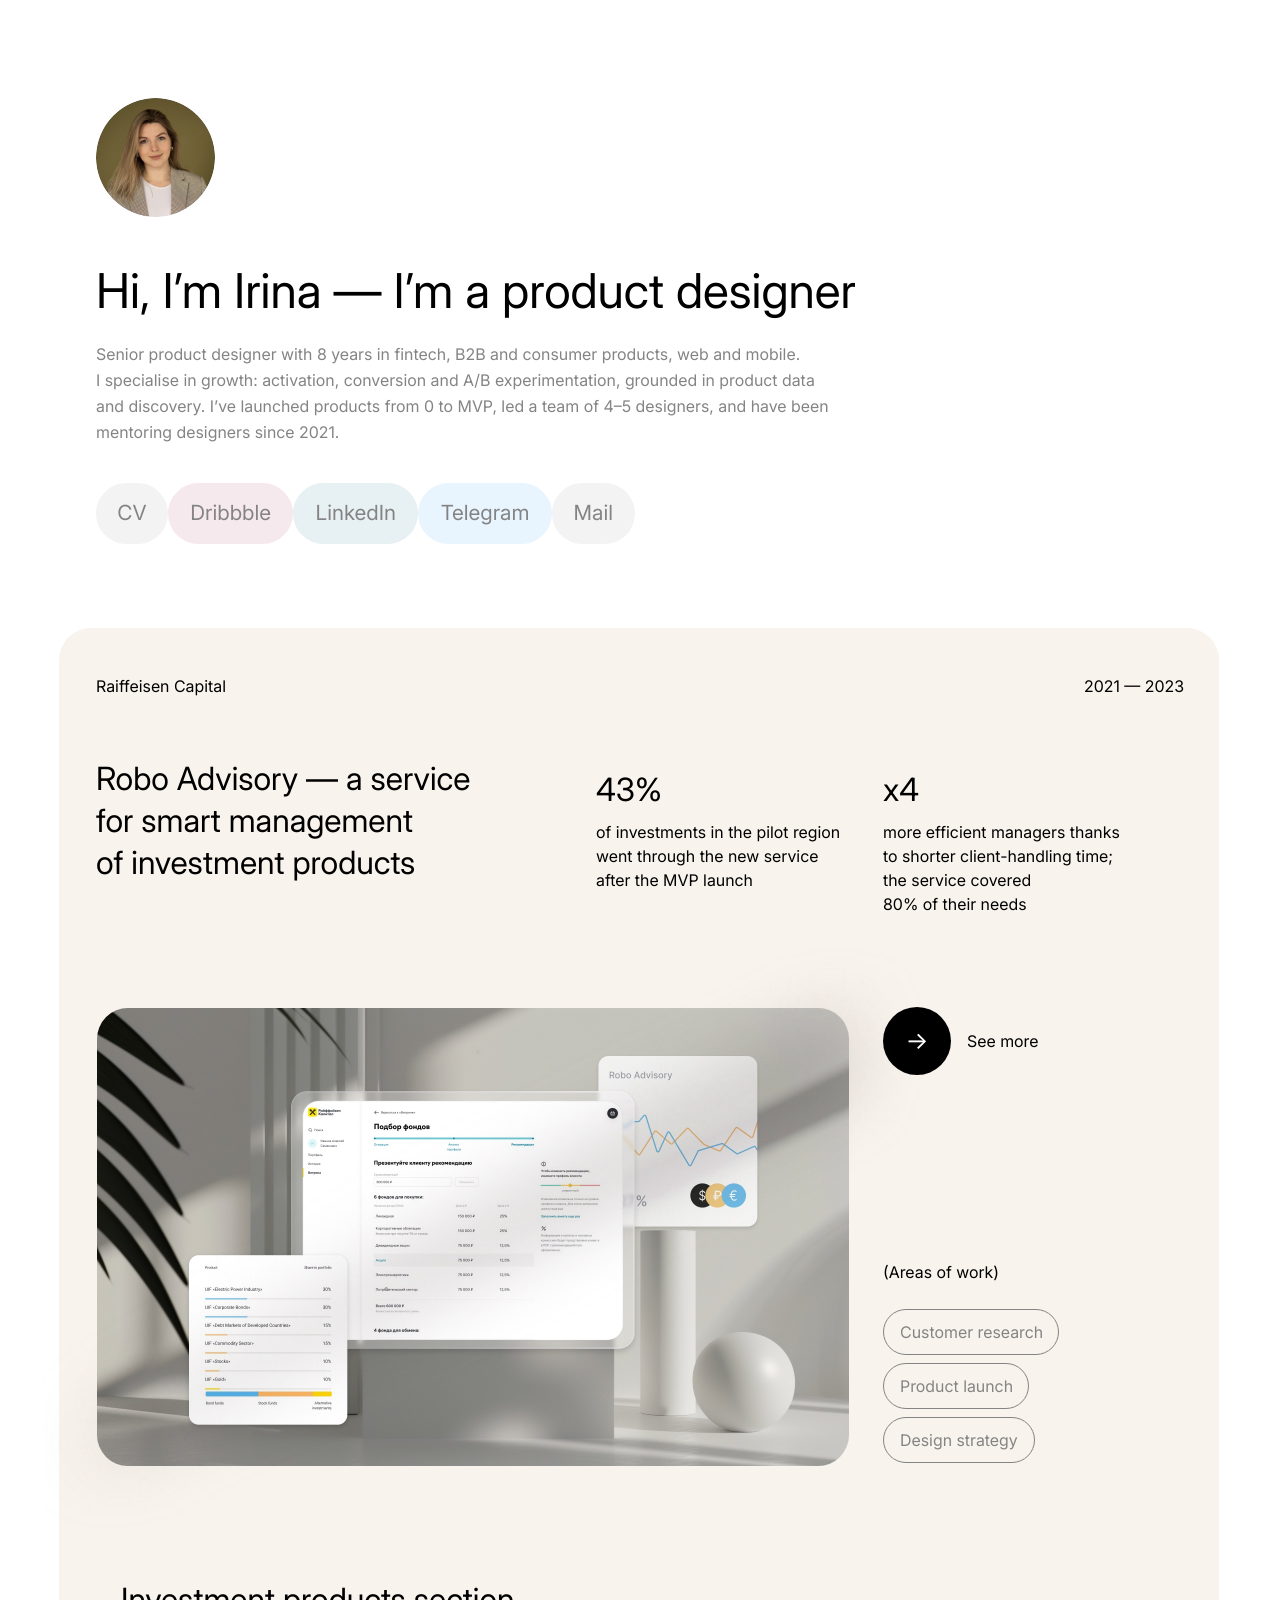
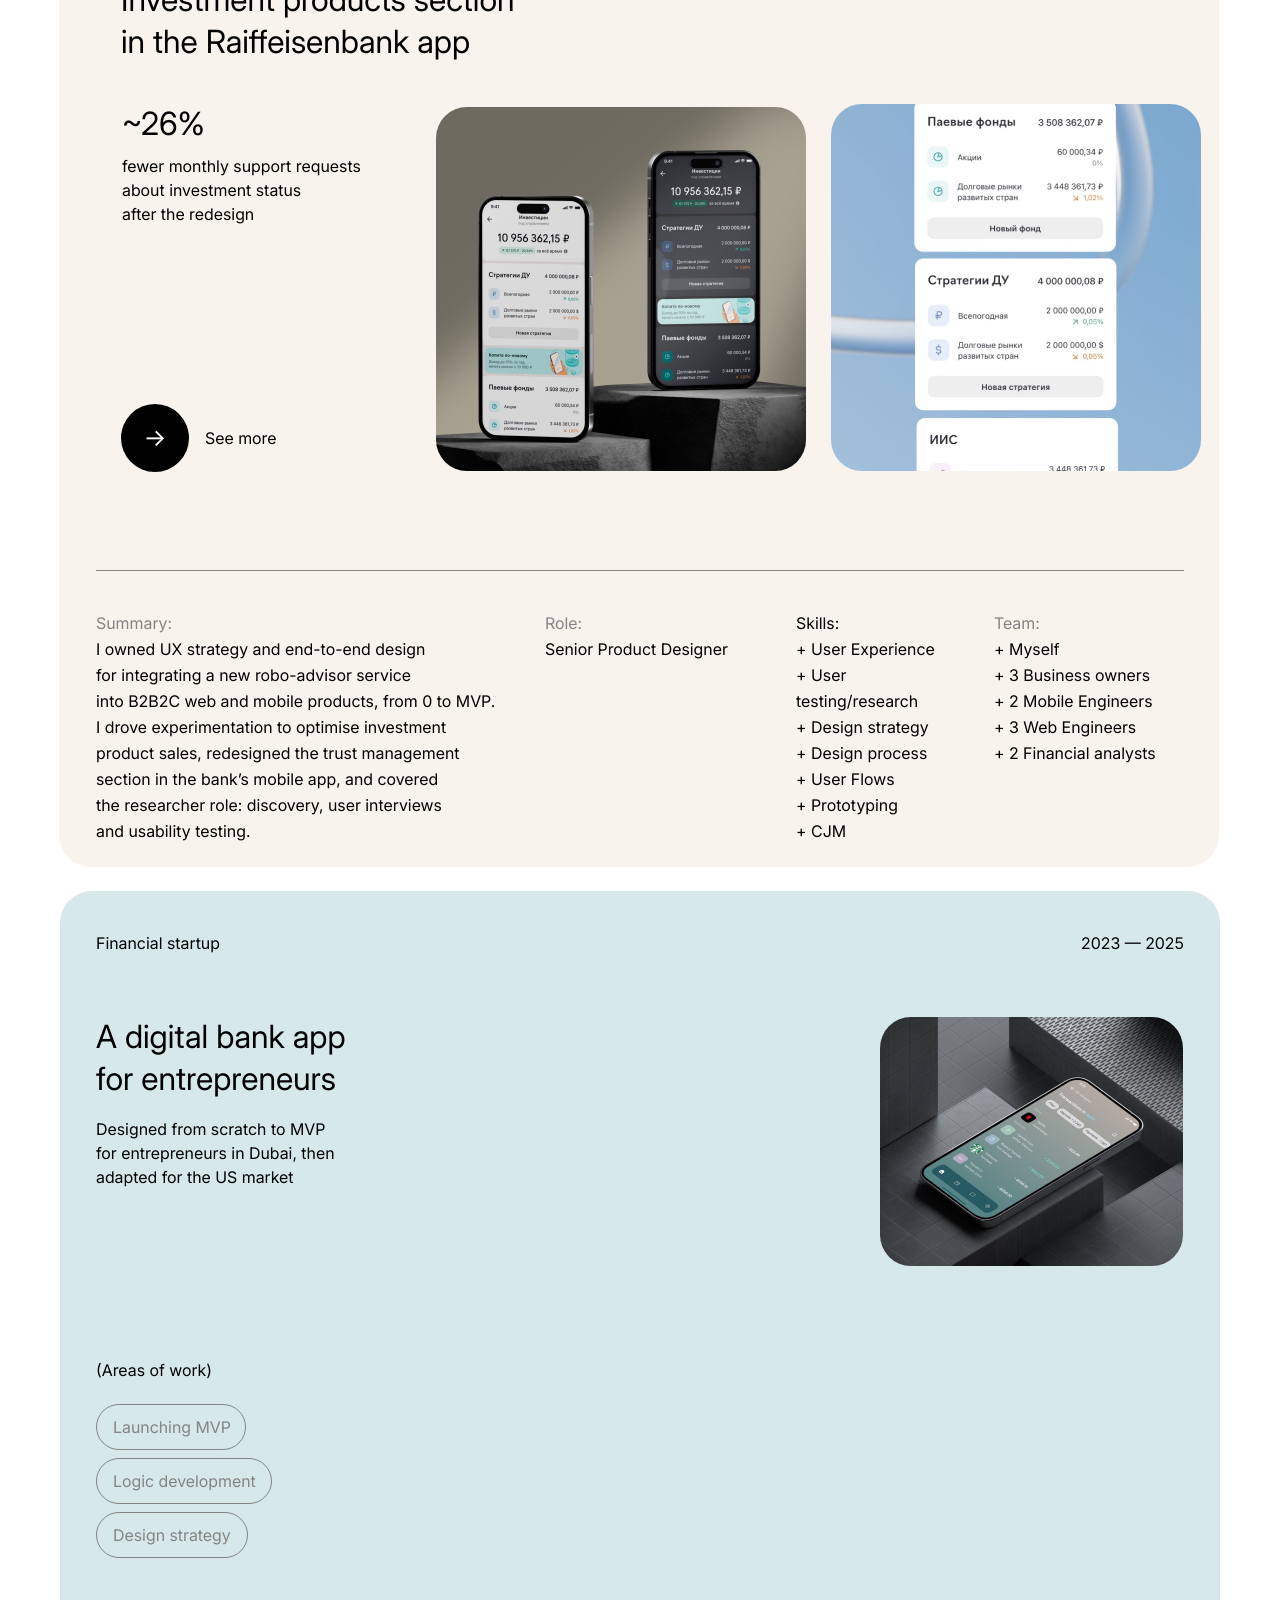
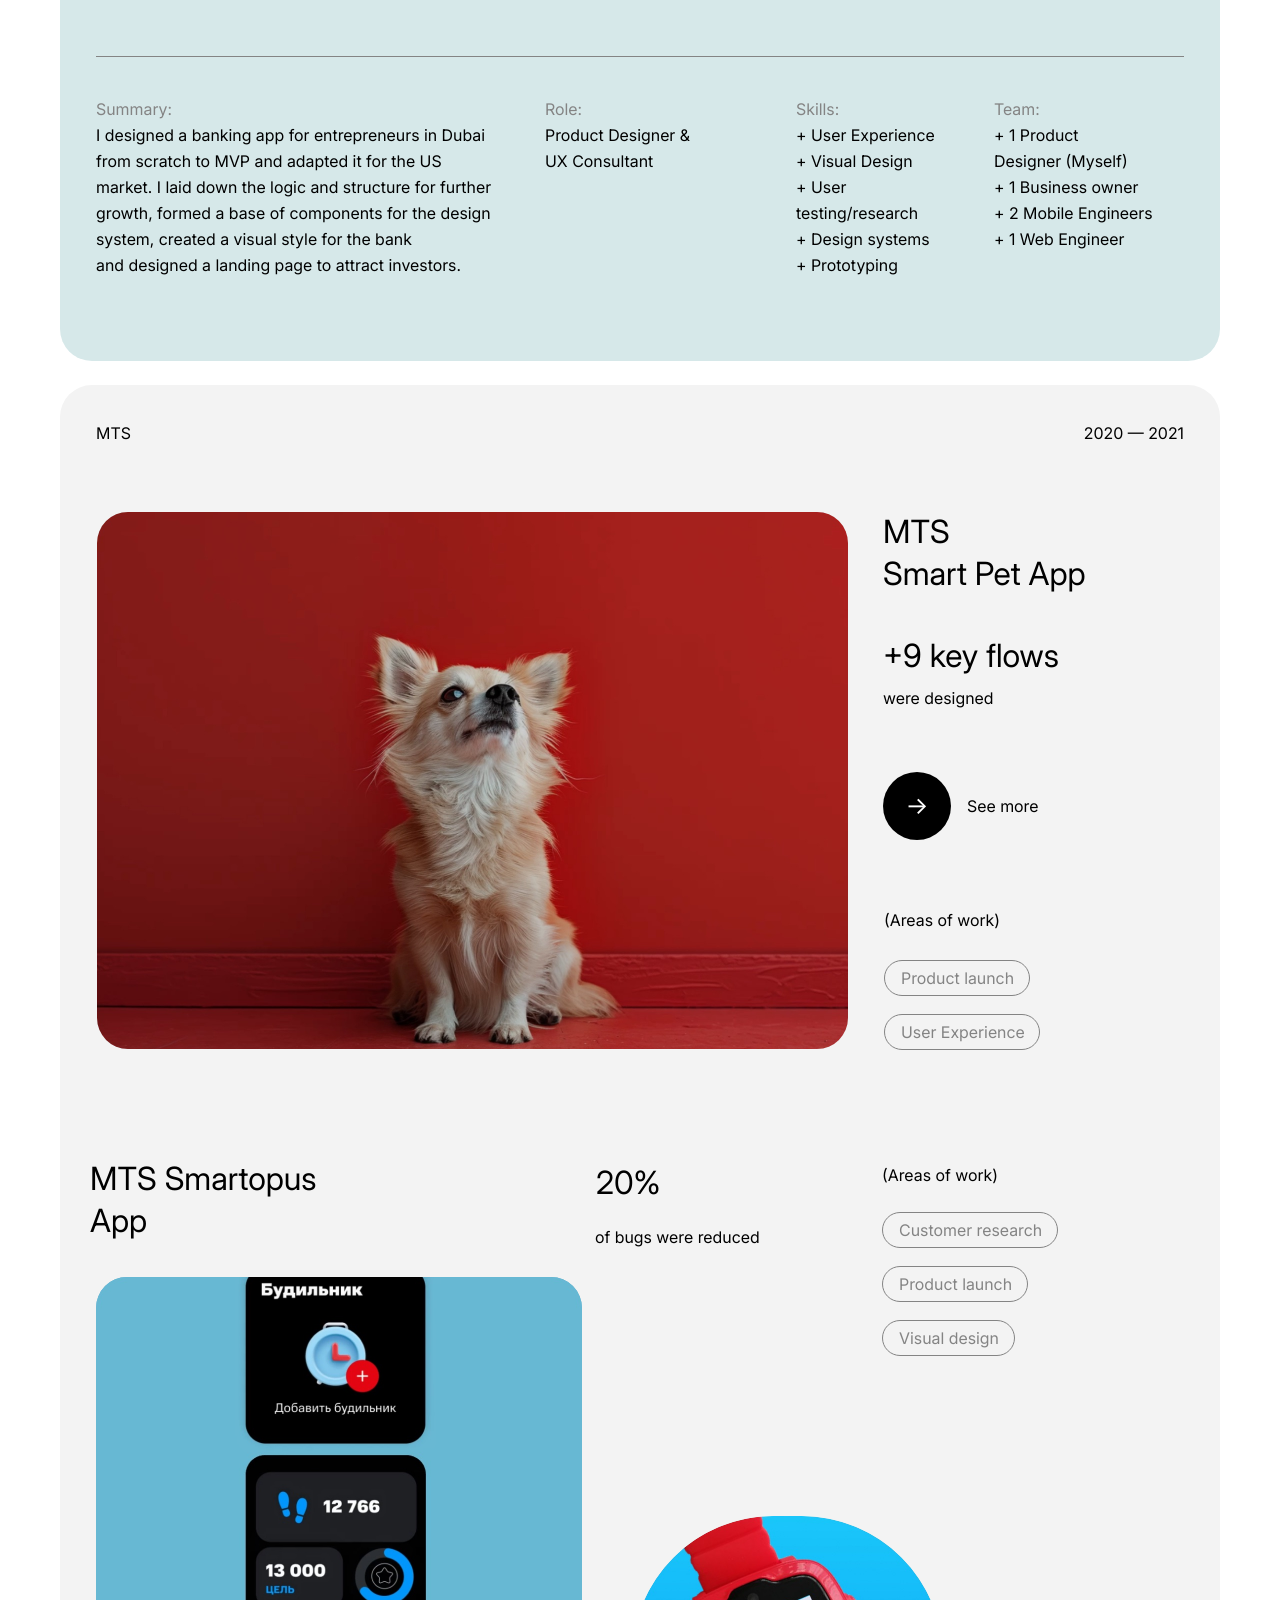
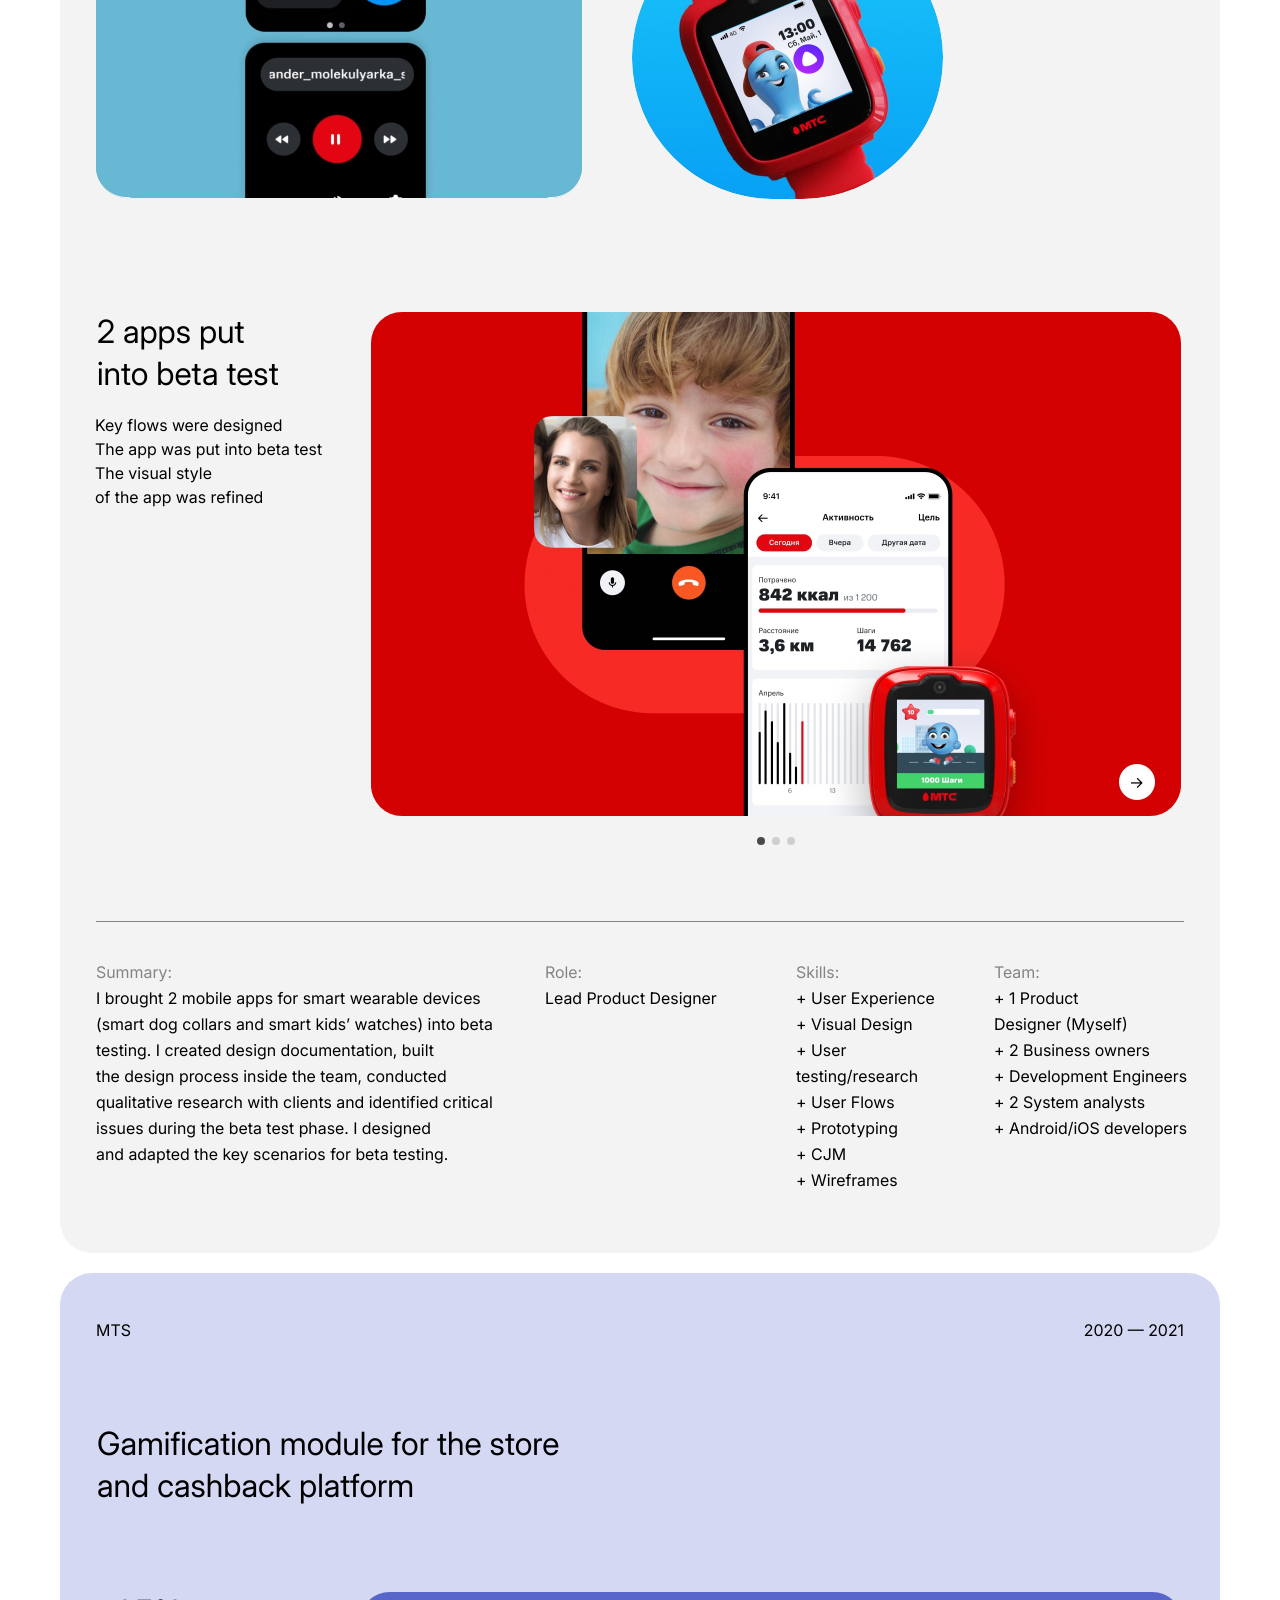
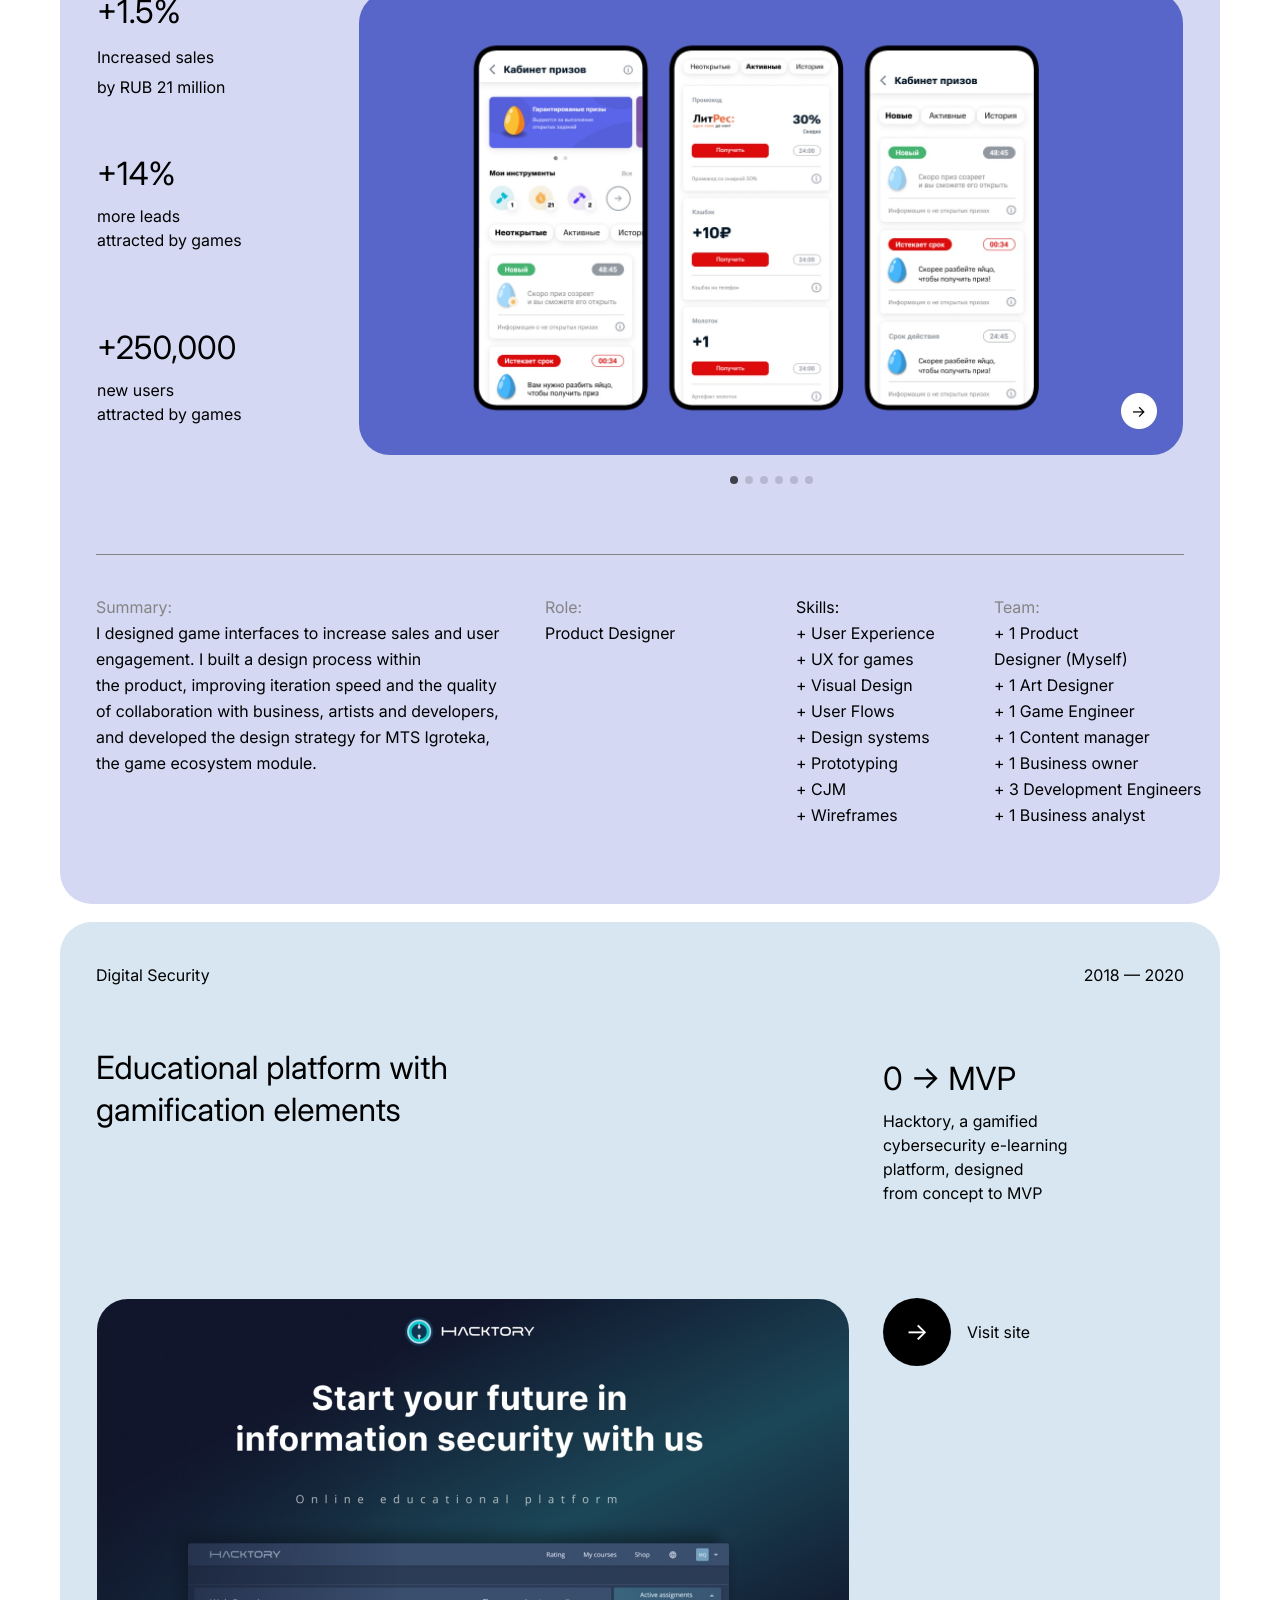
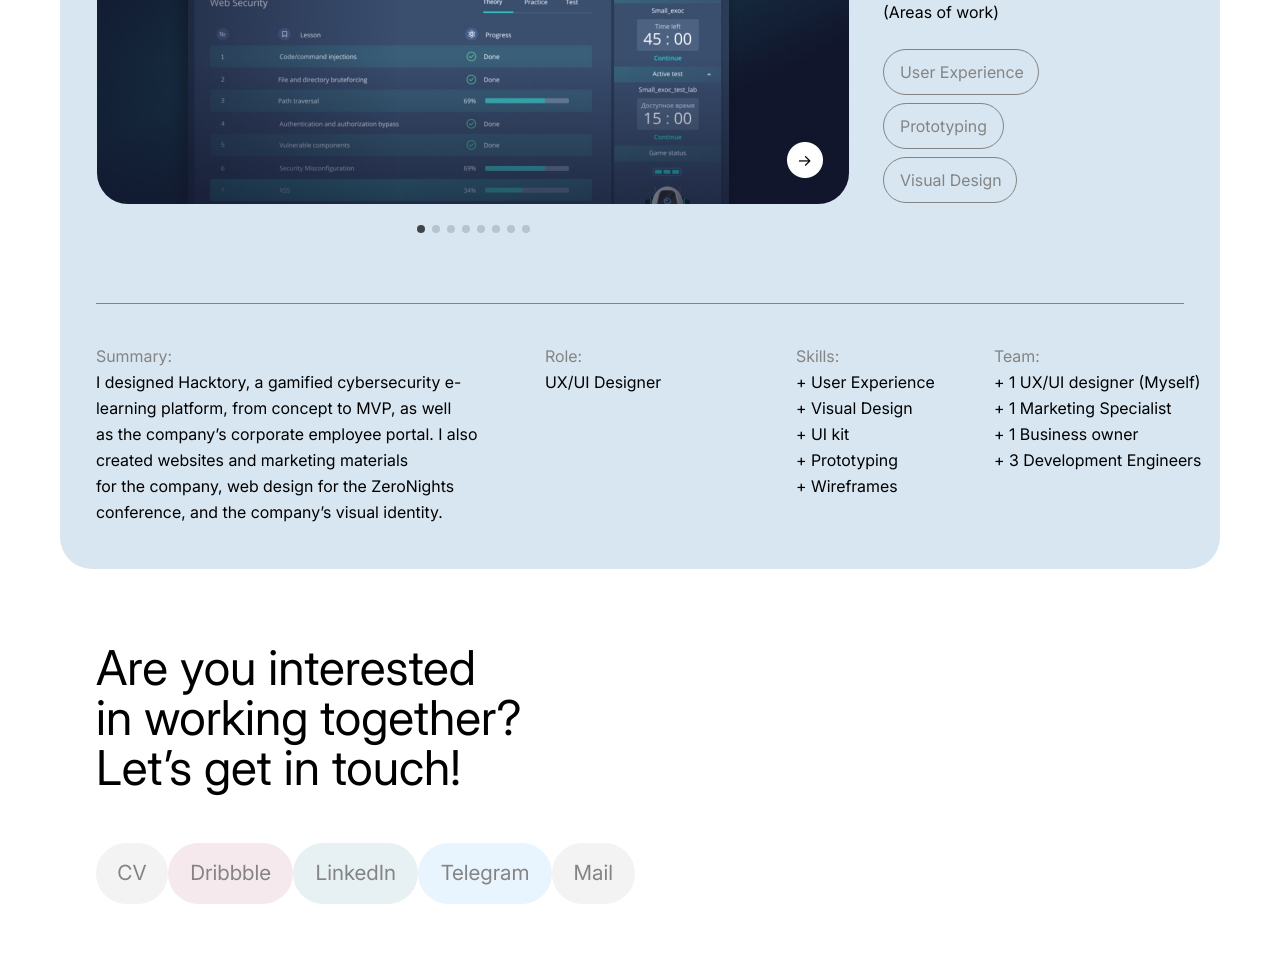
<file: index.html>
<!doctype html>
<html lang="en">
<head>
<meta charset="utf-8">
<meta name="viewport" content="width=device-width, initial-scale=1">
<title>Irina Sidorova — Product Designer</title>
<meta name="description" content="Portfolio of Irina Sidorova, product designer: Robo Advisory, digital bank for entrepreneurs, MTS Smart Pet & Smartopus, gamification, Hacktory.">
<link rel="preconnect" href="https://fonts.googleapis.com">
<link rel="preconnect" href="https://fonts.gstatic.com" crossorigin>
<link href="https://fonts.googleapis.com/css2?family=Inter:wght@400;700&display=swap" rel="stylesheet">
<link rel="icon" href="favicon.svg" type="image/svg+xml">
<link rel="icon" href="favicon.png" type="image/png" sizes="64x64">
<link rel="apple-touch-icon" href="apple-touch-icon.png">
<link rel="stylesheet" href="styles.css?v=8">
</head>
<body>
<main class="page" style="height:8978px">

  <!-- ============ Intro ============ -->
  <img class="img round" src="assets/avatar.jpg" alt="Irina Sidorova" style="left:56px;top:98px;width:119px;height:119px">
  <h1 class="t t48" style="left:56px;top:270px;width:844px;font-weight:400">Hi, I’m Irina — I’m a product designer</h1>
  <p class="t t16-26 grey" style="left:56px;top:341px;width:760px">Senior product designer with 8 years in fintech, B2B and consumer products, web and mobile. I specialise in growth: activation, conversion and A/B experimentation, grounded in product data and discovery. I’ve launched products from 0 to MVP, led a team of 4–5 designers, and have been mentoring designers since 2021.</p>
  <nav class="contacts" style="left:56px;top:483px" aria-label="Contacts">
    <a class="cbtn cv" href="cv.html">CV</a>
    <a class="cbtn dr" href="https://dribbble.com/IR_SID" target="_blank" rel="noopener">Dribbble</a>
    <a class="cbtn li" href="https://www.linkedin.com/in/irina-sidorova-55ba57239/" target="_blank" rel="noopener">LinkedIn</a>
    <a class="cbtn tg" href="https://t.me/ir_sid" target="_blank" rel="noopener">Telegram</a>
    <a class="cbtn ml" href="mailto:salex.iri@gmail.com">Mail</a>
  </nav>

  <!-- ============ 1. Raiffeisen Capital — Robo Advisory ============ -->
  <section>
    <div class="card" style="left:19px;top:628px;height:1839px;background:var(--sand)"></div>
    <p class="t t16-42" style="left:56px;top:665px;width:394px">Raiffeisen Capital</p>
    <p class="t t16-42 right" style="left:750px;top:665px;width:394px">2021 — 2023</p>

    <h2 class="t t32" style="left:56px;top:758px;width:394px;font-weight:400">Robo Advisory — a service for smart management of investment products</h2>
    <p class="t t32" style="left:556px;top:769px;width:266px">43%</p>
    <p class="t t16" style="left:556px;top:820px;width:252px">of investments in the pilot region went through the new service after the MVP launch</p>
    <p class="t t32" style="left:843px;top:769px;width:393px">x4</p>
    <p class="t t16" style="left:843px;top:820px;width:252px">more efficient managers thanks to shorter client-handling time; the service covered 80% of their needs</p>

    <img loading="lazy" decoding="async" class="img rc" src="assets/robo-hero.jpg" alt="Robo Advisory interface mockups" style="left:56px;top:1007px;width:754px;height:460px">
    <img loading="lazy" decoding="async" class="img" src="assets/robo-hero-gradient.jpg" alt="" style="left:2.5px;top:926.5px;width:890px;height:623px;pointer-events:none;mix-blend-mode:multiply">

    <a class="more" href="case-robo-advisory.html" target="_blank" rel="noopener" style="left:843px;top:1007px"><span class="arrow">→</span><span class="label">See more</span></a>

    <p class="t t16-26" style="left:843px;top:1259px;width:478px">(Areas of work)</p>
    <span class="pill" style="left:843px;top:1309px;width:176px">Customer research</span>
    <span class="pill" style="left:843px;top:1363px;width:146px">Product launch</span>
    <span class="pill" style="left:843px;top:1417px;width:152px">Design strategy</span>

    <h2 class="t t32" style="left:81px;top:1579px;width:478px;font-weight:400">Investment products section
in the Raiffeisenbank app</h2>
    <p class="t t32" style="left:82px;top:1703px;width:393px">~26%</p>
    <p class="t t16" style="left:82px;top:1754px;width:252px">fewer monthly support requests about investment status after the redesign</p>
    <a class="more" href="case-investment-section.html" target="_blank" rel="noopener" style="left:81px;top:2004px"><span class="arrow">→</span><span class="label">See more</span></a>

    <img loading="lazy" decoding="async" class="img rc" src="assets/robo-phones.jpg" alt="Investment section in the Raiffeisen Bank app" style="left:395px;top:1706px;width:372px;height:366px">
    <div class="a rc" style="left:790px;top:1703px;width:372px;height:369px;overflow:hidden"><img loading="lazy" decoding="async" class="img" src="assets/robo-cards.jpg" alt="Investment products screens" style="left:0;top:-15px;width:402px;height:399px"></div>

    <div class="line" style="left:56px;top:2170px;width:1088px"></div>
    <p class="t t16-26" style="left:56px;top:2210px;width:406px"><span class="grey">Summary:
</span>I owned UX strategy and end-to-end design for integrating a new robo-advisor service into B2B2C web and mobile products, from 0 to MVP. I drove experimentation to optimise investment product sales, redesigned the trust management section in the bank’s mobile app, and covered the researcher role: discovery, user interviews and usability testing.</p>
    <p class="t t16-26" style="left:505px;top:2210px;width:206px"><span class="grey">Role:
</span>Senior Product Designer</p>
    <p class="t t16-26" style="left:756px;top:2210px;width:153px">Skills:
+ User Experience
+ User testing/research
+ Design strategy
+ Design process
+ User Flows
+ Prototyping
+ CJM
</p>
    <p class="t t16-26" style="left:954px;top:2210px;width:208px"><span class="grey">Team:
</span>+ Myself
+ 3 Business owners
+ 2 Mobile Engineers
+ 3 Web Engineers
+ 2 Financial analysts
</p>
  </section>

  <!-- ============ 2. Financial startup — Digital bank ============ -->
  <section>
    <div class="card" style="left:20px;top:2491px;height:1070px;background:var(--mint)"></div>
    <p class="t t16-42" style="left:56px;top:2522px;width:394px">Financial startup</p>
    <p class="t t16-42 right" style="left:750px;top:2522px;width:394px">2023 — 2025</p>

    <h2 class="t t32" style="left:56px;top:2616px;width:394px;font-weight:400">A digital bank app
for entrepreneurs</h2>
    <p class="t t16" style="left:56px;top:2717px;width:252px">Designed from scratch to MVP for entrepreneurs in Dubai, then adapted for the US market</p>

    <div class="car fill clip rc" data-auto="500" style="left:388px;top:2616px;width:421px;height:542px;cursor:default" aria-label="Digital bank app mockups">
      <img loading="lazy" decoding="async" class="on" src="assets/bank-1.jpg" alt="Digital bank app — Intuitive Banking screen">
      <img loading="lazy" decoding="async" src="assets/bank-2.jpg" alt="Digital bank app — account screen">
      <img loading="lazy" decoding="async" src="assets/bank-3.jpg" alt="Digital bank app — payments screen">
      <img loading="lazy" decoding="async" src="assets/bank-4.jpg" alt="Digital bank app — balance screen">
    </div>

    <div class="a rc" style="left:839px;top:2616px;width:305px;height:251px;background:var(--aqua)"></div>
    <img loading="lazy" decoding="async" class="img rc" src="assets/bank-side.jpg" alt="Digital bank app mockup" style="left:839px;top:2616px;width:305px;height:251px">

    <p class="t t16-26" style="left:56px;top:2957px;width:478px">(Areas of work)</p>
    <span class="pill" style="left:56px;top:3004px;width:150px">Launching MVP</span>
    <span class="pill" style="left:56px;top:3058px;width:176px">Logic development</span>
    <span class="pill" style="left:56px;top:3112px;width:152px">Design strategy</span>

    <div class="line" style="left:56px;top:3256px;width:1088px"></div>
    <p class="t t16-26" style="left:56px;top:3296px;width:406px"><span class="grey">Summary:
</span>I designed a banking app for entrepreneurs in Dubai from scratch to MVP and adapted it for the US market. I laid down the logic and structure for further growth, formed a base of components for the design system, created a visual style for the bank and designed a landing page to attract investors.</p>
    <p class="t t16-26" style="left:505px;top:3296px;width:206px"><span class="grey">Role:
</span>Product Designer &amp; UX Consultant</p>
    <p class="t t16-26" style="left:756px;top:3296px;width:153px"><span class="grey">Skills:
</span>+ User Experience
+ Visual Design
+ User testing/research
+ Design systems
+ Prototyping</p>
    <p class="t t16-26" style="left:954px;top:3296px;width:208px"><span class="grey">Team:
</span>+ 1 Product Designer (Myself)
+ 1 Business owner
+ 2 Mobile Engineers
+ 1 Web Engineer</p>
  </section>

  <!-- ============ 3. MTS — Smart Pet & Smartopus ============ -->
  <section>
    <div class="card" style="left:20px;top:3585px;height:2468px;background:var(--light)"></div>
    <p class="t t16-42" style="left:56px;top:3612px;width:394px">MTS</p>
    <p class="t t16-42 right" style="left:750px;top:3612px;width:394px">2020 — 2021</p>

    <!-- Figma 155:6560 (video fill). Drop the file in as assets/showreel.mp4; until then the poster frame shows. -->
    <video class="img rc" poster="assets/showreel-poster.jpg" data-autoplay muted loop playsinline preload="none" aria-label="MTS Smart Pet App showreel" style="left:56px;top:3711px;width:753px;height:539px;object-fit:cover">
      <source src="assets/showreel.mp4" type="video/mp4">
    </video>

    <h2 class="t t32" style="left:843px;top:3711px;width:286px;font-weight:400">MTS
Smart Pet App</h2>
    <p class="t t32" style="left:843px;top:3835px;width:393px">+9 key flows</p>
    <p class="t t16" style="left:843px;top:3886px;width:252px">were designed</p>

    <a class="more" href="case-smart-pet.html" target="_blank" rel="noopener" style="left:843px;top:3972px"><span class="arrow">→</span><span class="label">See more</span></a>

    <p class="t t16-26" style="left:844px;top:4107px;width:478px">(Areas of work)</p>
    <span class="pill s" style="left:844px;top:4160px;width:146px">Product launch</span>
    <span class="pill s" style="left:844px;top:4214px;width:156px">User Experience</span>

    <h2 class="t t32" style="left:50px;top:4358px;width:394px;font-weight:400">MTS Smartopus
App</h2>
    <p class="t t32" style="left:556px;top:4362px;width:266px">20%</p>
    <p class="t t16" style="left:555px;top:4425px;width:252px">of bugs were reduced</p>

    <p class="t t16-26" style="left:842px;top:4362px;width:478px">(Areas of work)</p>
    <span class="pill s" style="left:842px;top:4412px;width:176px">Customer research</span>
    <span class="pill s" style="left:842px;top:4466px;width:146px">Product launch</span>
    <span class="pill s" style="left:842px;top:4520px;width:133px">Visual design</span>

    <!-- Figma 155:6562 (video fill) between two blue side panels 155:6563 / 155:6564.
         The side panels are made from the video itself (a copy stretched over a strip of pure
         background, video x 292–308), so their colour matches the video in every browser.
         The main video is clipped to the phone column; the whole block gets the 32px corners. -->
    <div class="a vidbox rc" style="left:55px;top:4476px;width:488px;height:523px">
      <img loading="lazy" decoding="async" src="assets/smartopus-cards.jpg" alt="MTS Smartopus app cards" style="width:488px;height:523px">
      <video class="vid-bg" data-autoplay muted loop playsinline preload="none" aria-hidden="true">
        <source src="assets/smartopus-cards.mp4" type="video/mp4">
      </video>
      <video class="vid-main" data-autoplay muted loop playsinline preload="none" aria-hidden="true">
        <source src="assets/smartopus-cards.mp4" type="video/mp4">
      </video>
    </div>
    <img loading="lazy" decoding="async" class="img" src="assets/smartpet-watch.jpg" alt="Smart baby watch" style="left:592px;top:4716px;width:311px;height:283px;border-radius:214.9px">

    <p class="t t32" style="left:57px;top:5111px;width:266px">2 apps put into beta test</p>
    <p class="t t16" style="left:55px;top:5213px;width:252px">Key flows were designed
The app was put into beta test
The visual style of the app was refined</p>

    <div class="car clip rc" style="left:330px;top:5111px;width:812px;height:506px" aria-label="MTS Smartopus screens, click to see more">
      <img loading="lazy" decoding="async" class="on" src="assets/smartopus-1.jpg" alt="MTS Smartopus screens 1" style="width:812px;height:516px">
      <img loading="lazy" decoding="async" src="assets/smartopus-2.jpg" alt="MTS Smartopus screens 2" style="width:812px;height:516px">
      <img loading="lazy" decoding="async" src="assets/smartopus-3.jpg" alt="MTS Smartopus screens 3" style="width:816px;height:516px">
    </div>
    <div class="dots light" style="left:702px;top:5637px"></div>

    <div class="line" style="left:56px;top:5721px;width:1088px"></div>
    <p class="t t16-26" style="left:56px;top:5759px;width:406px"><span class="grey">Summary:
</span>I brought 2 mobile apps for smart wearable devices (smart dog collars and smart kids’ watches) into beta testing. I created design documentation, built the design process inside the team, conducted qualitative research with clients and identified critical issues during the beta test phase. I designed and adapted the key scenarios for beta testing.</p>
    <p class="t t16-26" style="left:505px;top:5759px;width:206px"><span class="grey">Role:
</span>Lead Product Designer</p>
    <p class="t t16-26" style="left:756px;top:5759px;width:153px"><span class="grey">Skills:
</span>+ User Experience
+ Visual Design
+ User testing/research
+ User Flows
+ Prototyping
+ CJM
+ Wireframes</p>
    <p class="t t16-26" style="left:954px;top:5759px;width:208px"><span class="grey">Team:
</span>+ 1 Product Designer (Myself)
+ 2 Business owners
+ Development Engineers
+ 2 System analysts
+ Android/iOS developers</p>
  </section>

  <!-- ============ 4. MTS — Gamification ============ -->
  <section>
    <div class="card" style="left:20px;top:6073px;height:1231px;background:var(--lilac)"></div>
    <p class="t t16-42" style="left:56px;top:6109px;width:394px">MTS</p>
    <p class="t t16-42 right" style="left:750px;top:6109px;width:394px">2020 — 2021</p>

    <h2 class="t t32" style="left:57px;top:6223px;width:522px;font-weight:400">Gamification module for the store and cashback platform</h2>
    <p class="t t32" style="left:57px;top:6391px;width:185px">+1.5%</p>
    <p class="t t16-30" style="left:57px;top:6442px;width:199px">Increased sales by RUB 21 million</p>
    <p class="t t32" style="left:57px;top:6553px;width:273px">+14%</p>
    <p class="t t16" style="left:57px;top:6604px;width:175px">more leads attracted by games</p>
    <p class="t t32" style="left:57px;top:6727px;width:273px">+250,000</p>
    <p class="t t16" style="left:57px;top:6778px;width:175px">new users attracted by games</p>

    <div class="car clip rc" style="left:318px;top:6391px;width:826px;height:465px" aria-label="Gamification screens, click to see more">
      <img loading="lazy" decoding="async" class="on" src="assets/game-1.jpg" alt="Gamification module screens 1" style="width:826px;height:465px">
      <img loading="lazy" decoding="async" src="assets/game-2.jpg" alt="Gamification module screens 2" style="width:826px;height:465px">
      <img loading="lazy" decoding="async" src="assets/game-3.jpg" alt="Gamification module screens 3" style="width:826px;height:464px">
      <img loading="lazy" decoding="async" src="assets/game-4.jpg" alt="Gamification module screens 4" style="width:826px;height:465px">
      <img loading="lazy" decoding="async" src="assets/game-5.jpg" alt="Gamification module screens 5" style="width:826px;height:465px">
      <img loading="lazy" decoding="async" src="assets/game-6.jpg" alt="Gamification module screens 6" style="width:826px;height:465px">
    </div>
    <div class="dots" style="left:697px;top:6876px"></div>

    <div class="line" style="left:56px;top:6954px;width:1088px"></div>
    <p class="t t16-26" style="left:56px;top:6994px;width:406px"><span class="grey">Summary:
</span>I designed game interfaces to increase sales and user engagement. I built a design process within the product, improving iteration speed and the quality of collaboration with business, artists and developers, and developed the design strategy for MTS Igroteka, the game ecosystem module.</p>
    <p class="t t16-26" style="left:505px;top:6994px;width:206px"><span class="grey">Role:
</span>Product Designer</p>
    <p class="t t16-26" style="left:756px;top:6994px;width:153px">Skills:
+ User Experience
+ UX for games
+ Visual Design
+ User Flows
+ Design systems
+ Prototyping
+ CJM
+ Wireframes</p>
    <p class="t t16-26" style="left:954px;top:6994px;width:213px"><span class="grey">Team:
</span>+ 1 Product Designer (Myself)
+ 1 Art Designer
+ 1 Game Engineer<span class="grey">
</span>+ 1 Content manager
+ 1 Business owner
+ 3 Development Engineers
+ 1 Business analyst
</p>
  </section>

  <!-- ============ 5. Digital Security — Hacktory ============ -->
  <section>
    <div class="card" style="left:20px;top:7322px;height:1247px;background:var(--sky)"></div>
    <p class="t t16-42" style="left:56px;top:7354px;width:394px">Digital Security</p>
    <p class="t t16-42 right" style="left:750px;top:7354px;width:394px">2018 — 2020</p>

    <h2 class="t t32" style="left:56px;top:7447px;width:394px;font-weight:400">Educational platform with gamification elements</h2>
    <p class="t t32" style="left:843px;top:7458px;width:301px">0 → MVP</p>
    <p class="t t16" style="left:843px;top:7509px;width:252px">Hacktory, a gamified cybersecurity e-learning platform, designed from concept to MVP</p>

    <div class="car clip rc" style="left:56px;top:7698px;width:754px;height:507px" aria-label="Hacktory screens, click to see more">
      <img loading="lazy" decoding="async" class="on" src="assets/hack-1.jpg" alt="Hacktory platform 1" style="width:754px;height:507px">
      <img loading="lazy" decoding="async" src="assets/hack-2.jpg" alt="Hacktory platform 2" style="width:754px;height:509px">
      <img loading="lazy" decoding="async" src="assets/hack-3.jpg" alt="Hacktory platform 3" style="width:754px;height:507px">
      <img loading="lazy" decoding="async" src="assets/hack-4.jpg" alt="Hacktory platform 4" style="width:754px;height:507px">
      <img loading="lazy" decoding="async" src="assets/hack-5.jpg" alt="Hacktory platform 5" style="width:754px;height:507px">
      <img loading="lazy" decoding="async" src="assets/hack-6.jpg" alt="Hacktory platform 6" style="width:754px;height:507px">
      <img loading="lazy" decoding="async" src="assets/hack-7.jpg" alt="Hacktory platform 7" style="width:754px;height:507px">
      <img loading="lazy" decoding="async" src="assets/hack-8.jpg" alt="Hacktory platform 8" style="width:754px;height:507px">
    </div>
    <div class="dots" style="left:399px;top:8225px"></div>

    <a class="more" href="https://hacktory.ai/" target="_blank" rel="noopener" style="left:843px;top:7698px"><span class="arrow">→</span><span class="label">Visit site</span></a>

    <p class="t t16-26" style="left:843px;top:7999px;width:478px">(Areas of work)</p>
    <span class="pill" style="left:843px;top:8049px;width:156px">User Experience</span>
    <span class="pill" style="left:843px;top:8103px;width:121px">Prototyping</span>
    <span class="pill" style="left:843px;top:8157px;width:134px">Visual Design</span>

    <div class="line" style="left:56px;top:8303px;width:1088px"></div>
    <p class="t t16-26" style="left:56px;top:8343px;width:406px"><span class="grey">Summary:
</span>I designed Hacktory, a gamified cybersecurity e-learning platform, from concept to MVP, as well as the company’s corporate employee portal. I also created websites and marketing materials for the company, web design for the ZeroNights conference, and the company’s visual identity.</p>
    <p class="t t16-26" style="left:505px;top:8343px;width:206px"><span class="grey">Role:
</span>UX/UI Designer</p>
    <p class="t t16-26" style="left:756px;top:8343px;width:153px"><span class="grey">Skills:
</span>+ User Experience
+ Visual Design
+ UI kit
+ Prototyping
+ Wireframes</p>
    <p class="t t16-26" style="left:954px;top:8343px;width:208px"><span class="grey">Team:
</span>+ 1 UX/UI designer (Myself)
+ 1 Marketing Specialist
+ 1 Business owner
+ 3 Development Engineers</p>
  </section>

  <!-- ============ Footer CTA ============ -->
  <h2 class="t" style="left:56px;top:8643px;width:529px;font-size:48px;line-height:50px;font-weight:400">Are you interested
in working together? Let’s get in touch!</h2>
  <nav class="contacts" style="left:56px;top:8843px" aria-label="Contacts">
    <a class="cbtn cv" href="cv.html">CV</a>
    <a class="cbtn dr" href="https://dribbble.com/IR_SID" target="_blank" rel="noopener">Dribbble</a>
    <a class="cbtn li" href="https://www.linkedin.com/in/irina-sidorova-55ba57239/" target="_blank" rel="noopener">LinkedIn</a>
    <a class="cbtn tg" href="https://t.me/ir_sid" target="_blank" rel="noopener">Telegram</a>
    <a class="cbtn ml" href="mailto:salex.iri@gmail.com">Mail</a>
  </nav>
</main>
<script src="script.js?v=8"></script>
</body>
</html>
</file>
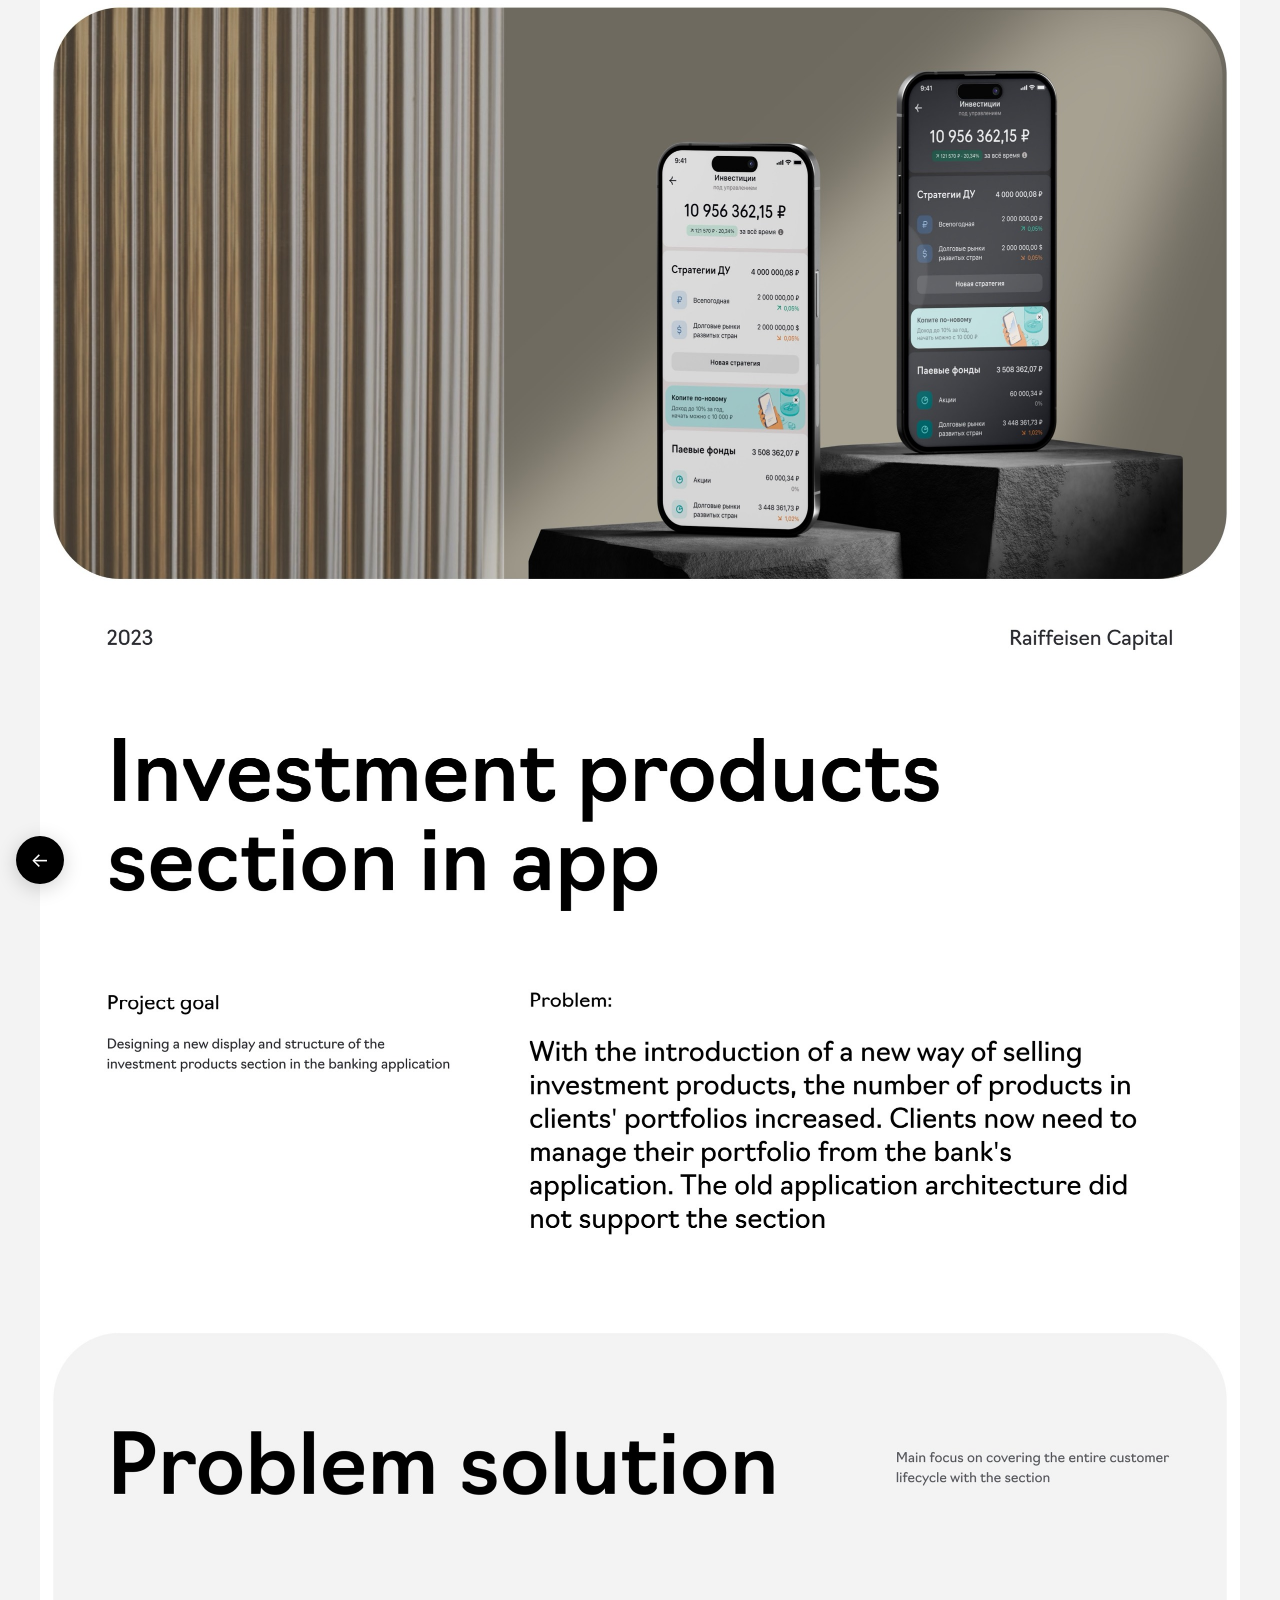
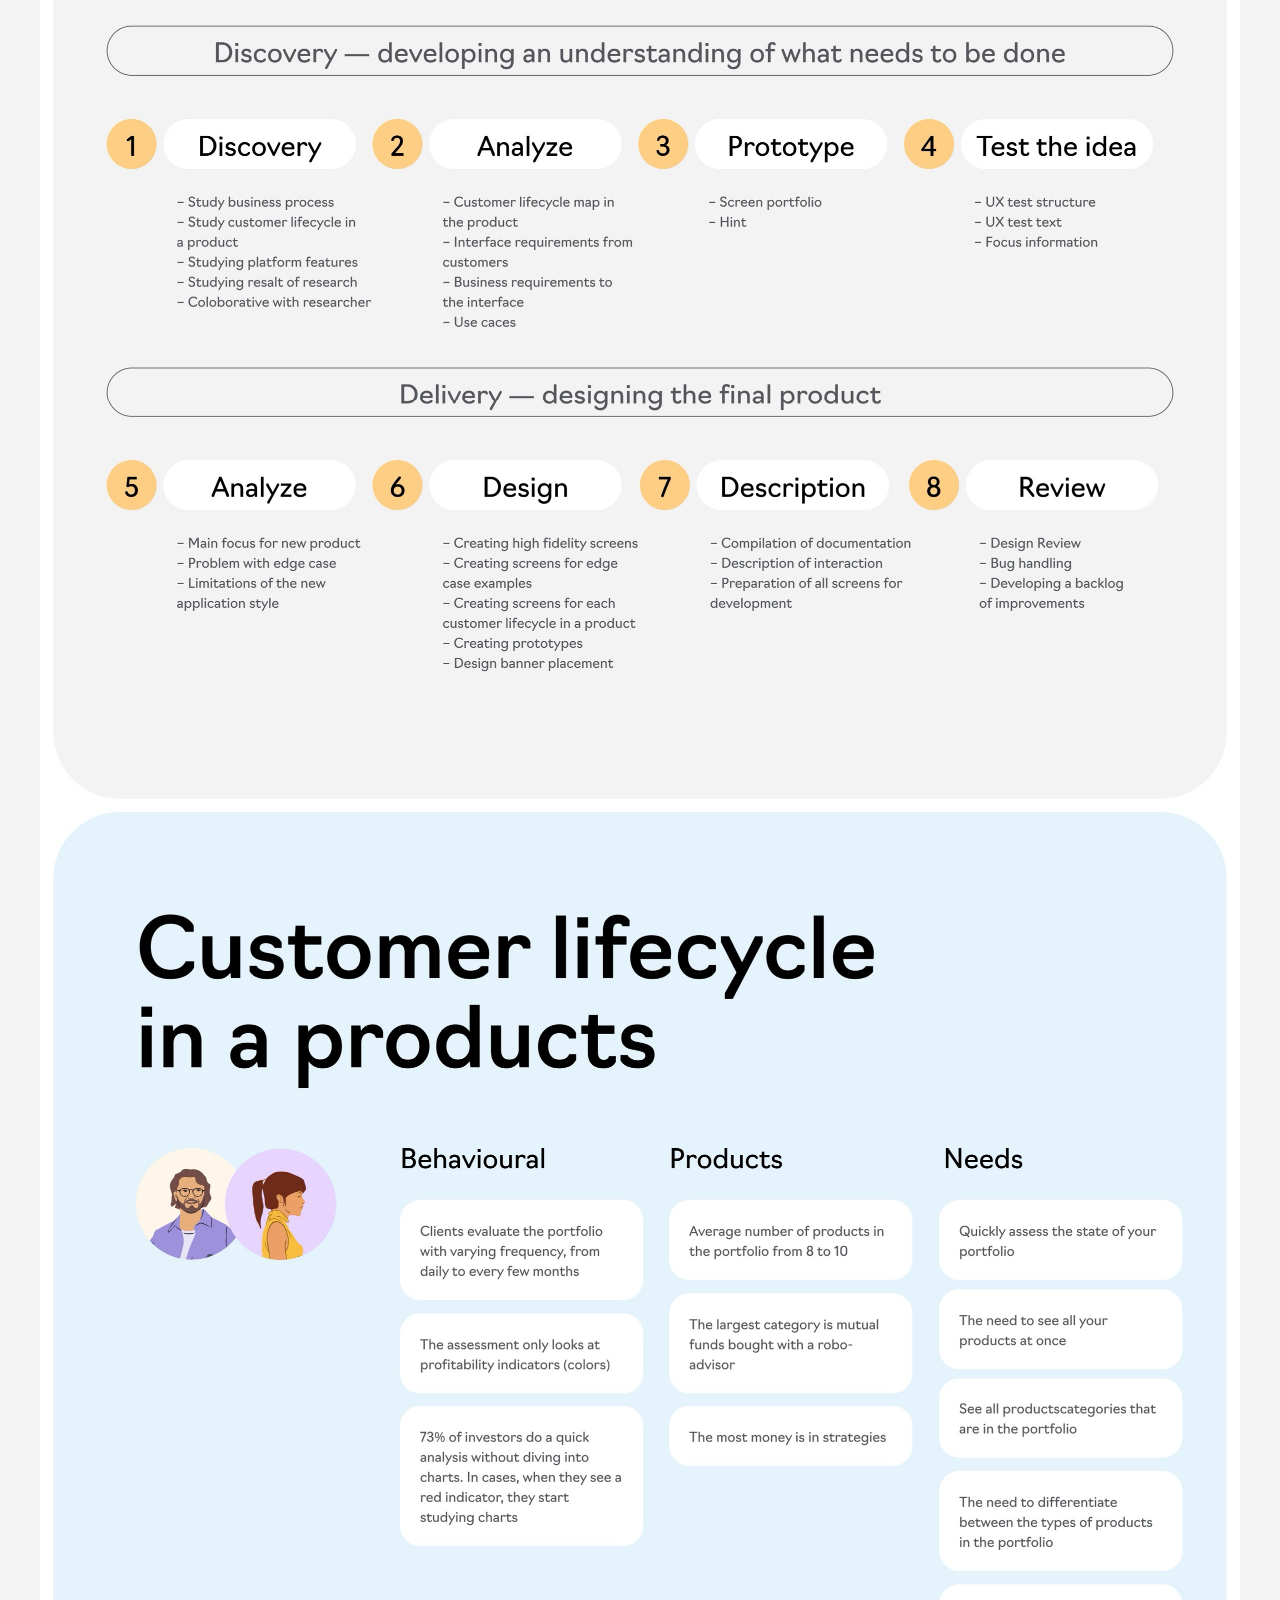
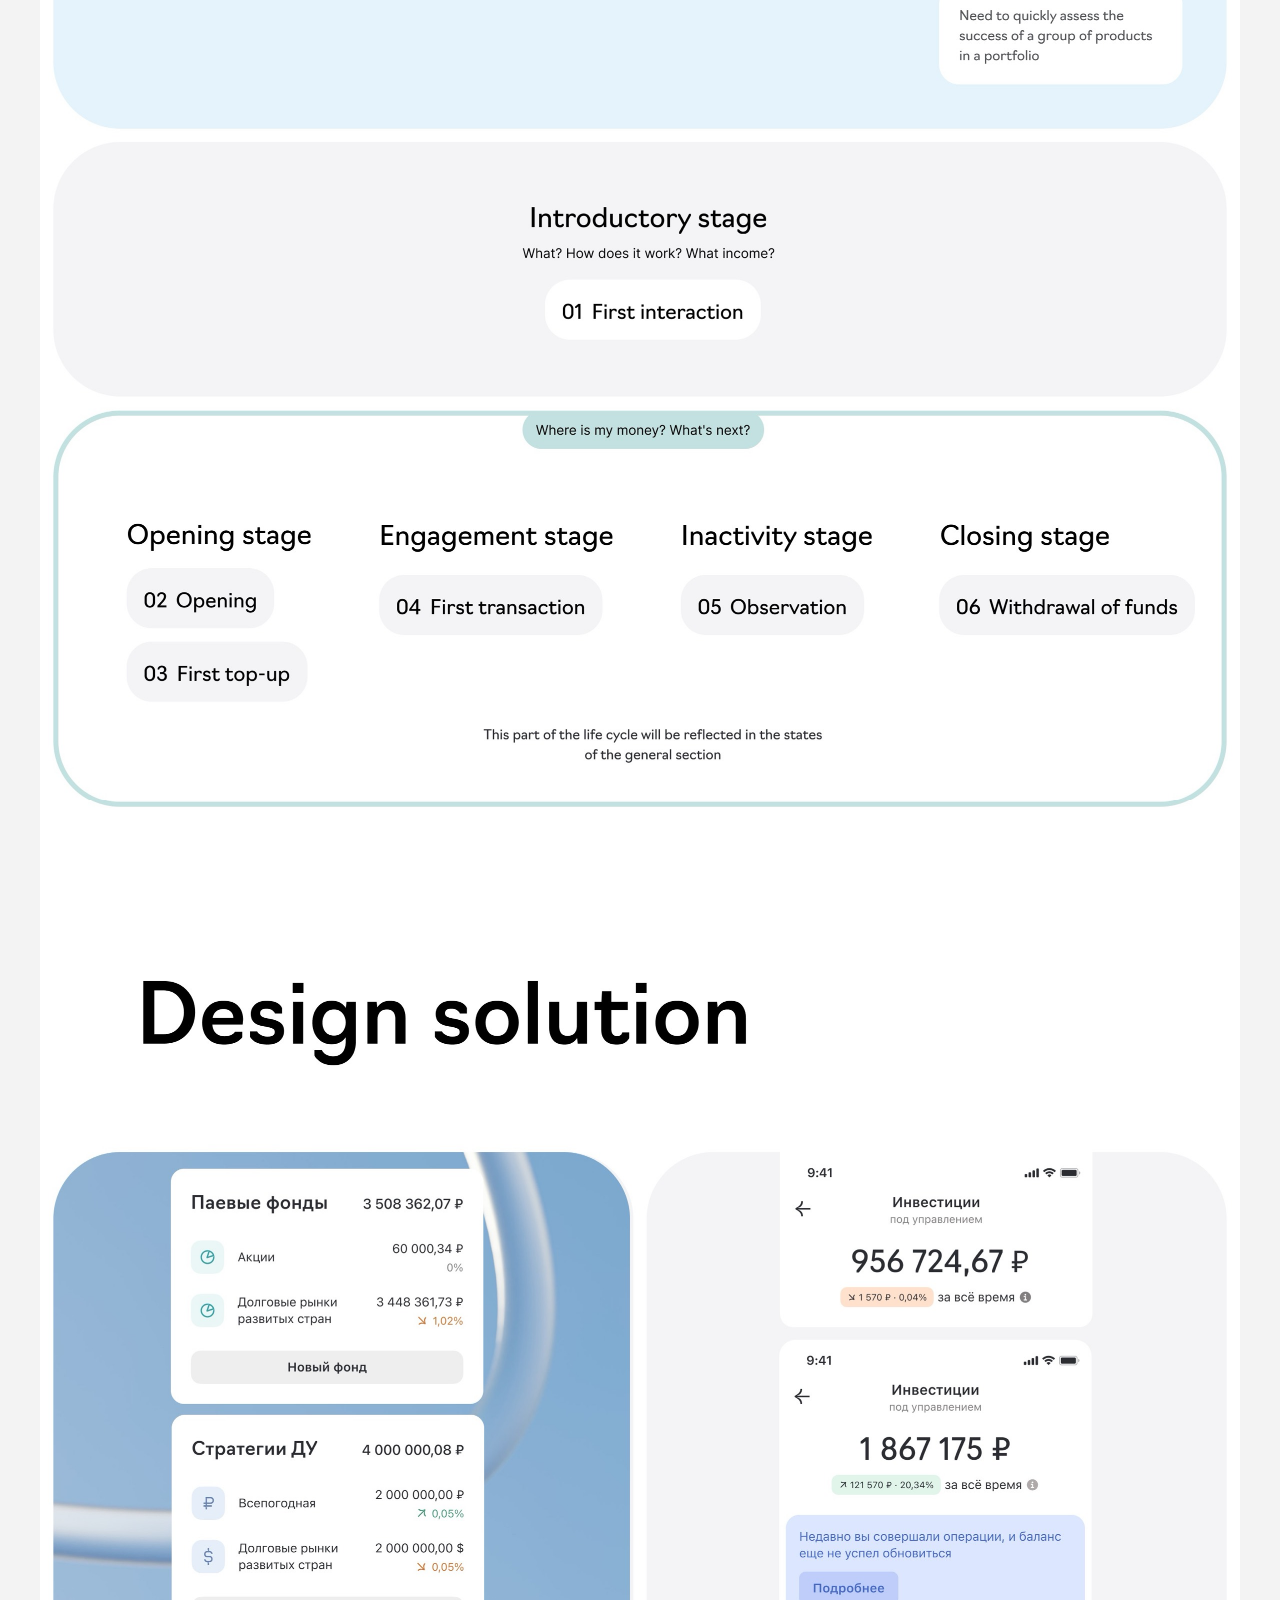
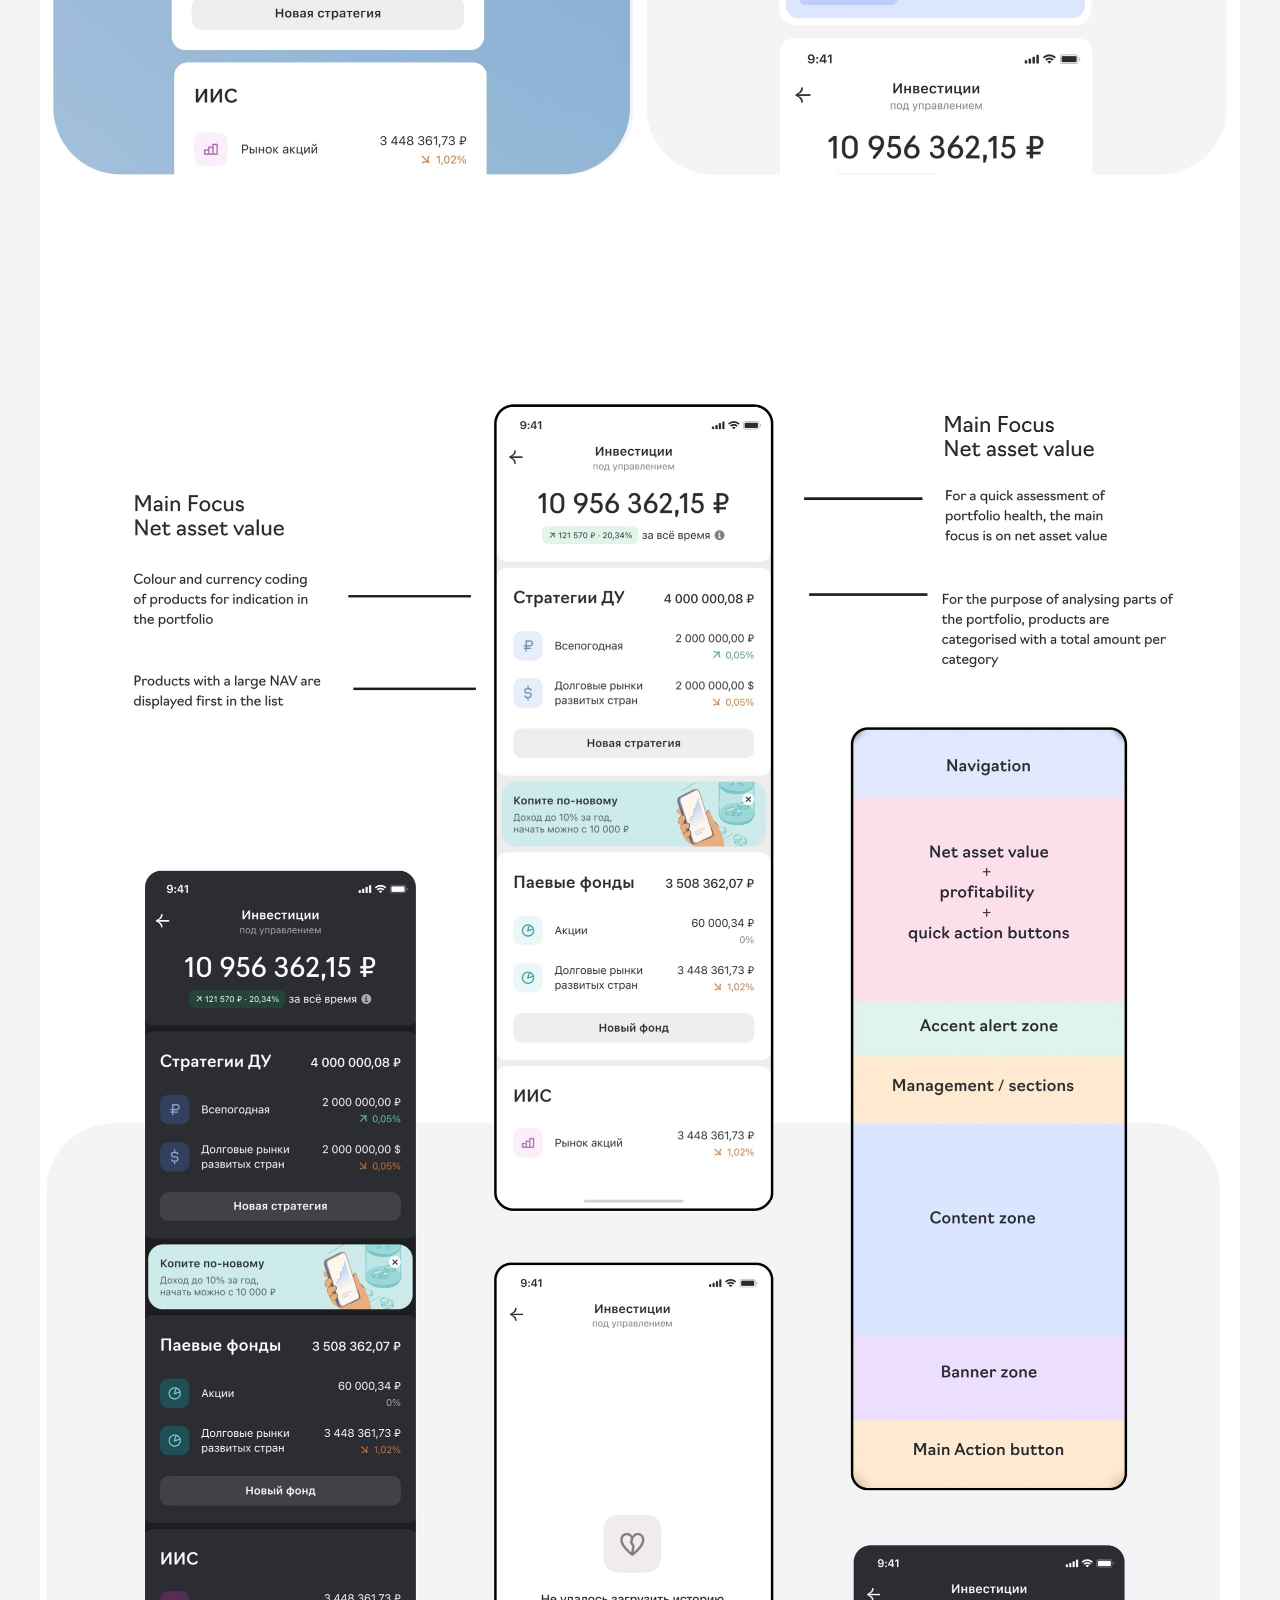
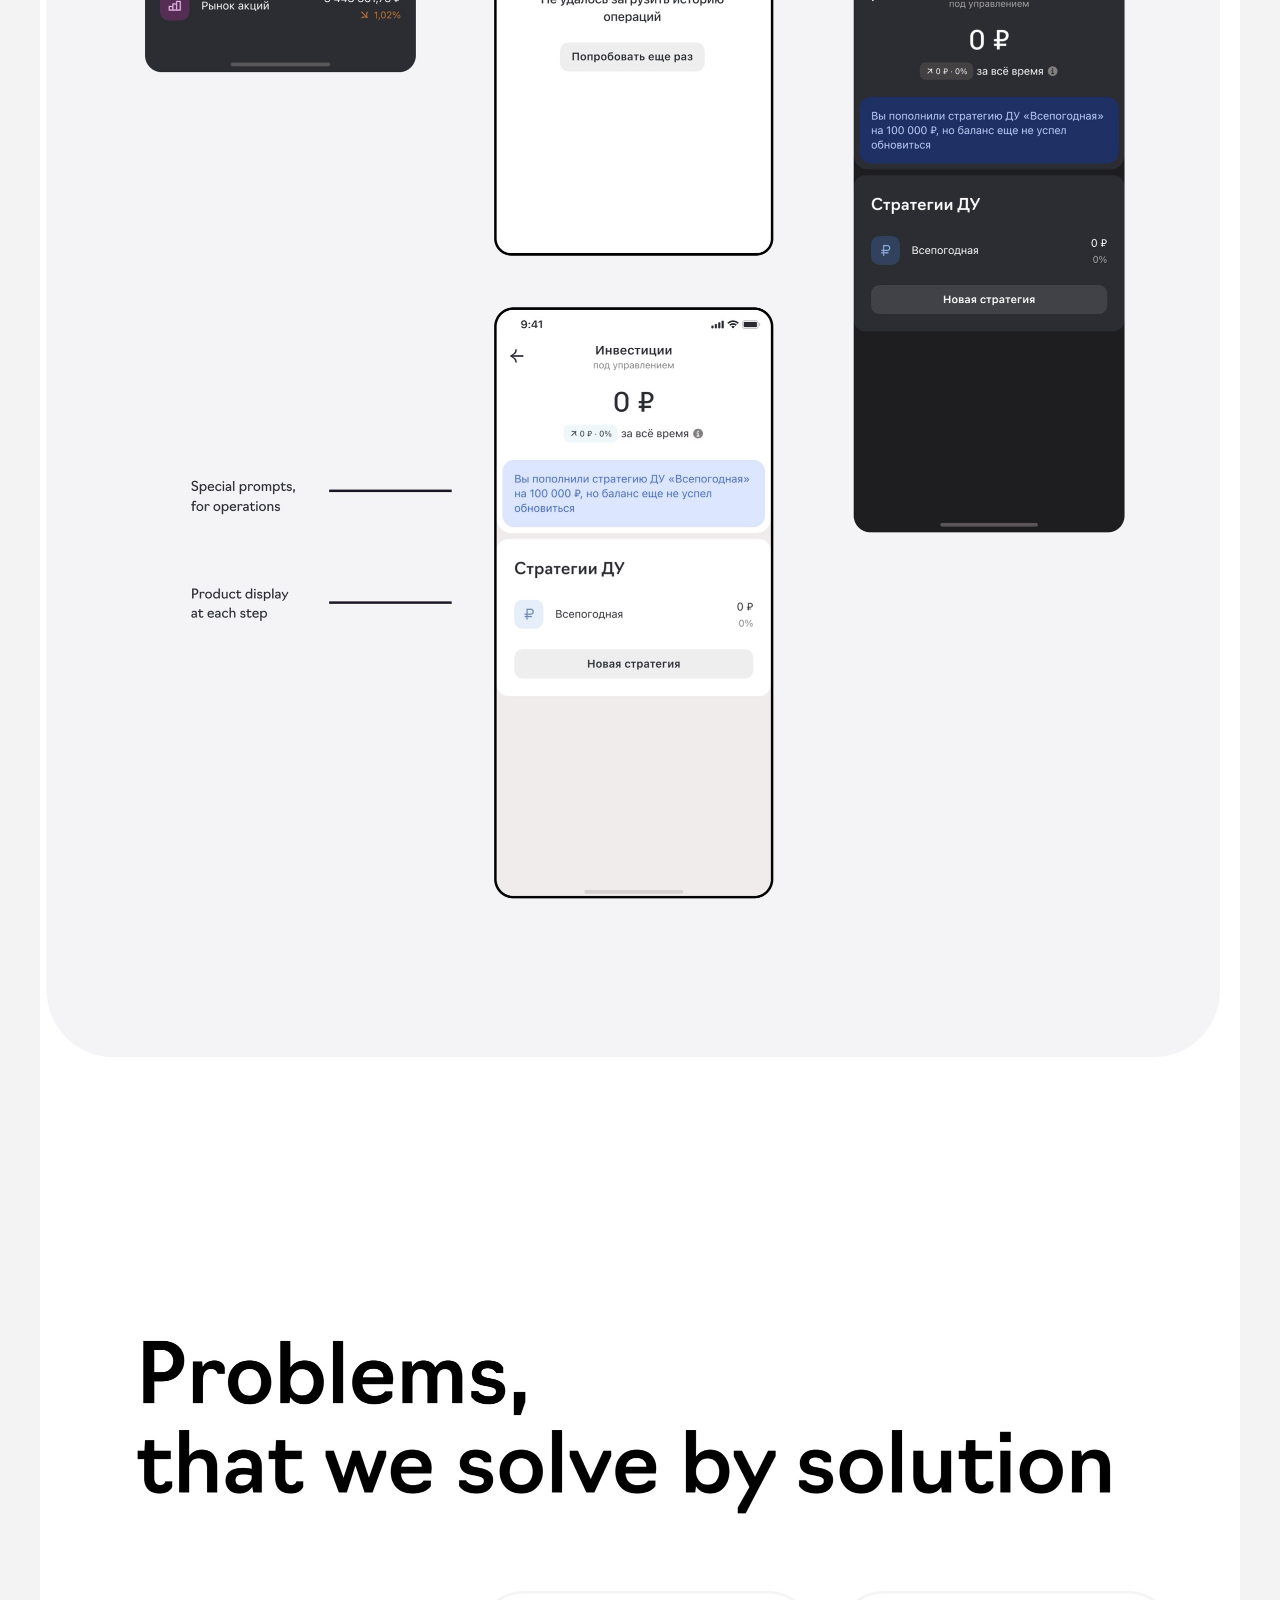
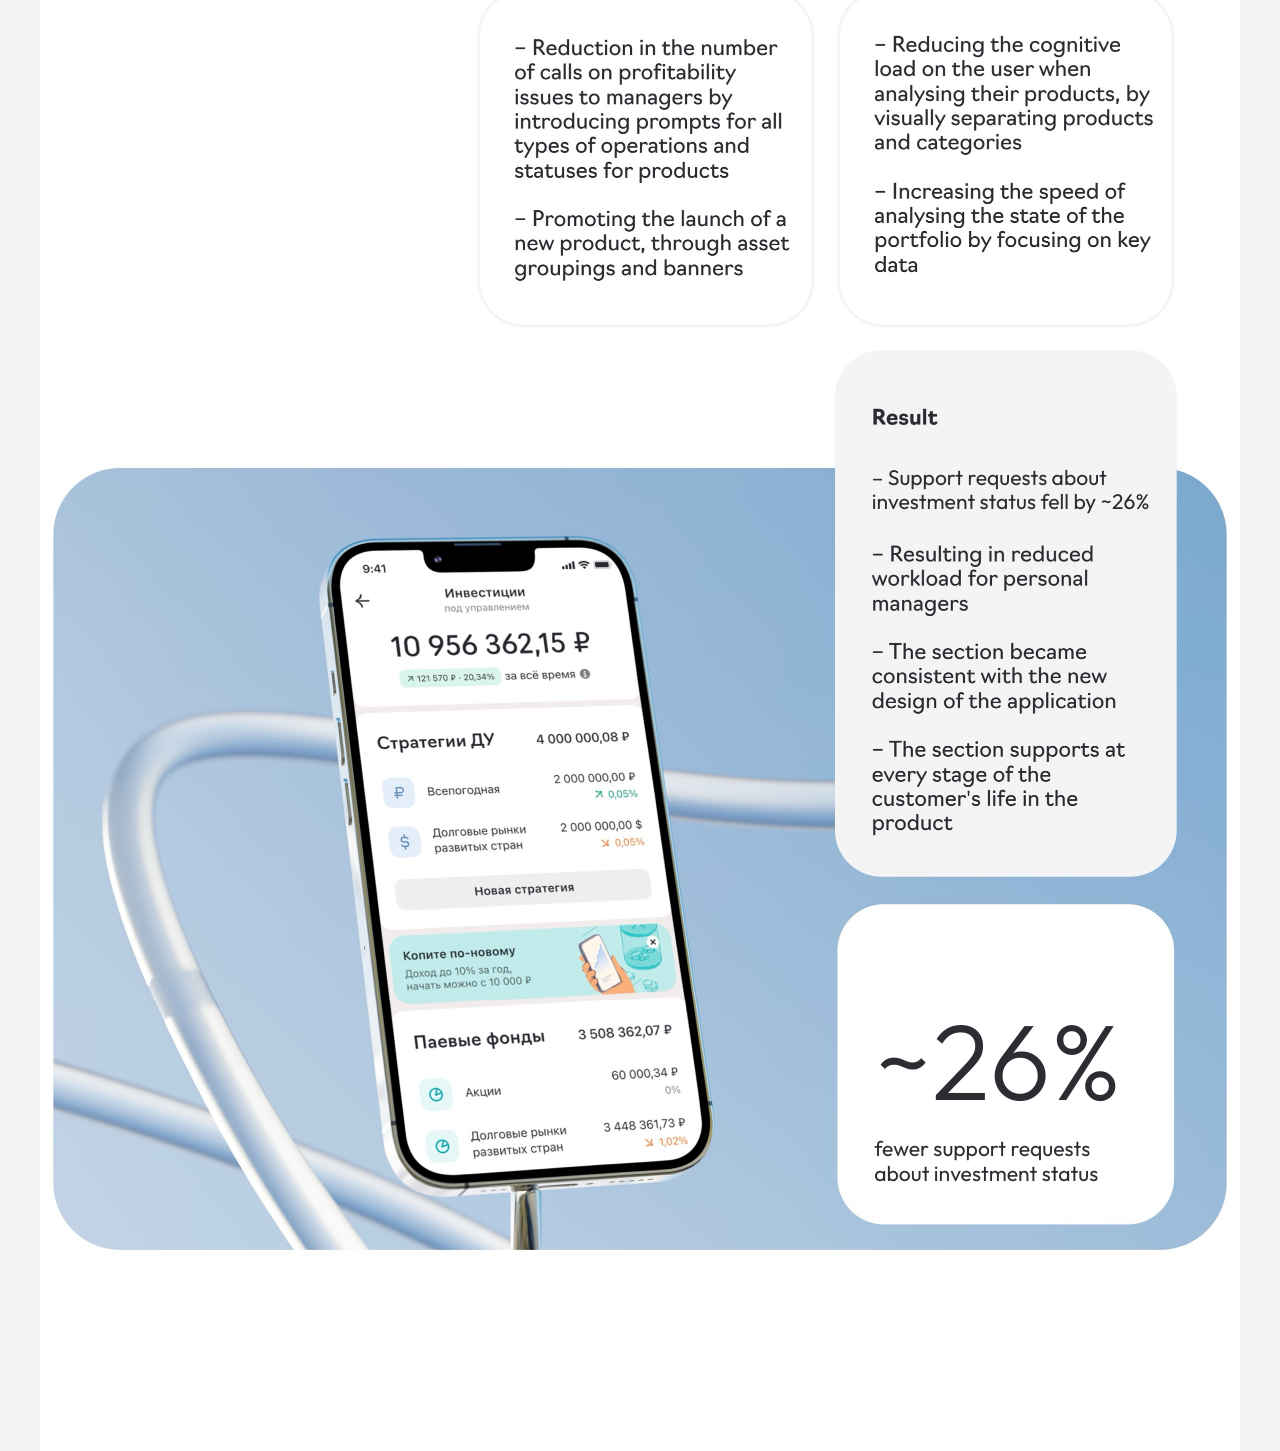
<file: case-investment-section.html>
<!doctype html>
<html lang="en" class="case-html">
<head>
<meta charset="utf-8">
<meta name="viewport" content="width=device-width, initial-scale=1">
<title>Investment products section — Irina Sidorova</title>
<meta name="description" content="Investment products section in the Raiffeisenbank app — case study.">
<link rel="icon" href="favicon.svg" type="image/svg+xml">
<link rel="icon" href="favicon.png" type="image/png" sizes="64x64">
<link rel="apple-touch-icon" href="apple-touch-icon.png">
<link rel="preconnect" href="https://fonts.googleapis.com">
<link rel="preconnect" href="https://fonts.gstatic.com" crossorigin>
<link href="https://fonts.googleapis.com/css2?family=Inter:wght@400;700&family=Outfit:wght@300;400;500&display=swap" rel="stylesheet">
<link rel="stylesheet" href="styles.css?v=8">
</head>
<body class="case-body" style="background:#f3f3f3">
<!-- Figma frame 1:5403 "Investment products section" (1440x11341), rendered from Figma at 2.0x and cut into strips. -->
<a class="case-back" href="index.html" aria-label="Back to portfolio"><span class="arrow">←</span><span class="label">Portfolio</span></a>
<div class="case-wrap" data-w="1440" data-max="1200" style="width:1440px;height:11341px">
      <main class="case-page" style="width:1440px;height:11341px">
    <h1 class="sr-only">Investment products section — case study by Irina Sidorova</h1>
      <img class="strip" src="assets/cases/invest-01.jpg" alt="" fetchpriority="high" decoding="async" style="left:0px;top:0px;width:1440px;height:1201px">
      <img class="strip" src="assets/cases/invest-02.jpg" alt="" decoding="async" style="left:0px;top:1200px;width:1440px;height:1201px">
      <img class="strip" src="assets/cases/invest-03.jpg" alt="" loading="lazy" decoding="async" style="left:0px;top:2400px;width:1440px;height:1201px">
      <img class="strip" src="assets/cases/invest-04.jpg" alt="" loading="lazy" decoding="async" style="left:0px;top:3600px;width:1440px;height:1201px">
      <img class="strip" src="assets/cases/invest-05.jpg" alt="" loading="lazy" decoding="async" style="left:0px;top:4800px;width:1440px;height:1201px">
      <img class="strip" src="assets/cases/invest-06.jpg" alt="" loading="lazy" decoding="async" style="left:0px;top:6000px;width:1440px;height:1201px">
      <img class="strip" src="assets/cases/invest-07.jpg" alt="" loading="lazy" decoding="async" style="left:0px;top:7200px;width:1440px;height:1201px">
      <img class="strip" src="assets/cases/invest-08.jpg" alt="" loading="lazy" decoding="async" style="left:0px;top:8400px;width:1440px;height:1201px">
      <img class="strip" src="assets/cases/invest-09.jpg" alt="" loading="lazy" decoding="async" style="left:0px;top:9600px;width:1440px;height:1201px">
      <img class="strip" src="assets/cases/invest-10.jpg" alt="" loading="lazy" decoding="async" style="left:0px;top:10800px;width:1440px;height:542px">
      <div class="case-patch" style="left:996px;top:10800px;width:356px;height:146px;background:#ffffff;font:300 128.92px/140.64px Outfit,sans-serif;color:#2b2d33;padding:2px 0 0 5px;white-space:nowrap">~26%</div>
      <div class="case-patch" style="left:996px;top:10960px;width:340px;height:70px;background:#ffffff;font:400 25.39px/29.3px Outfit,sans-serif;color:#2b2d33;padding:5px 0 0 5px;white-space:nowrap">fewer support requests<br>about investment status</div>
      <div class="case-patch" style="left:994px;top:10155px;width:360px;height:64px;background:#f4f4f4;font:400 25.39px/29.3px Outfit,sans-serif;color:#2b2d33;padding:4px 0 0 4px;white-space:nowrap">– Support requests about<br>investment status fell by ~26%</div>
  </main>
</div>
<script src="script.js?v=8"></script>
</body>
</html>
</file>
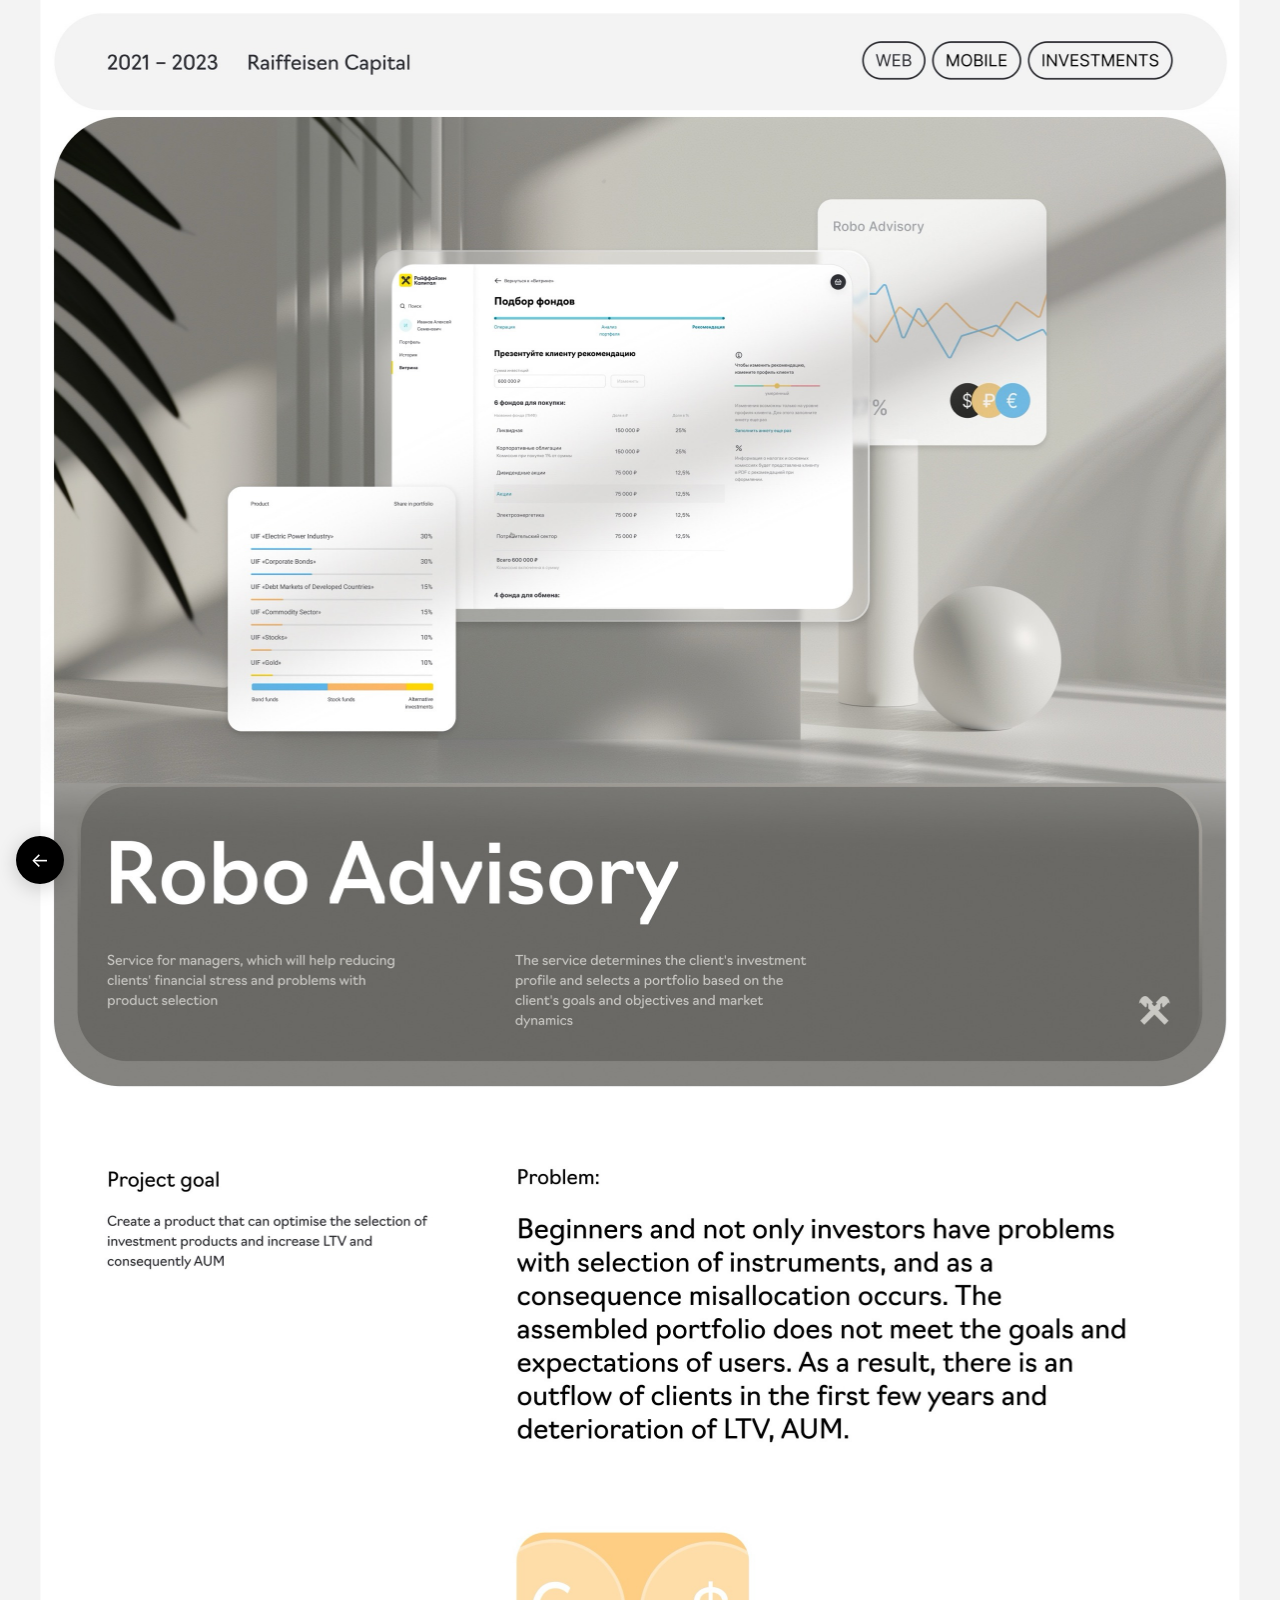
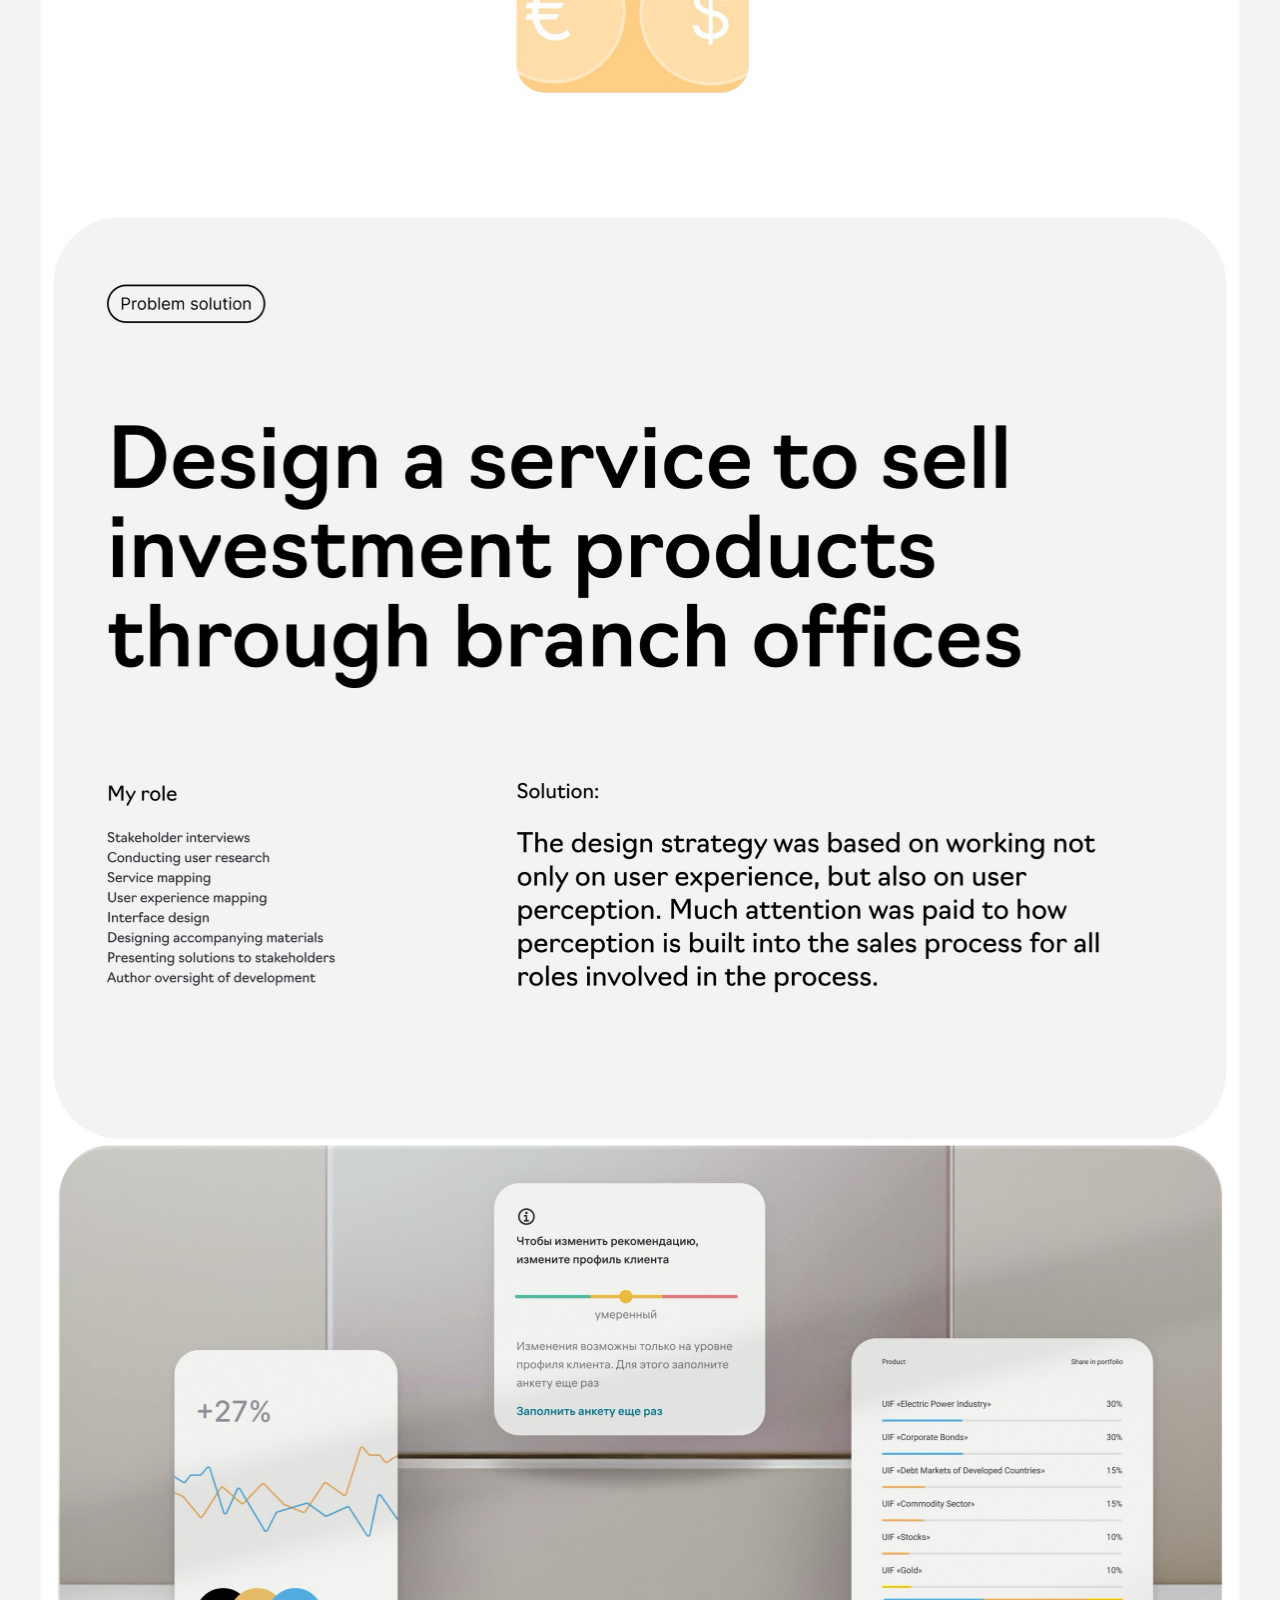
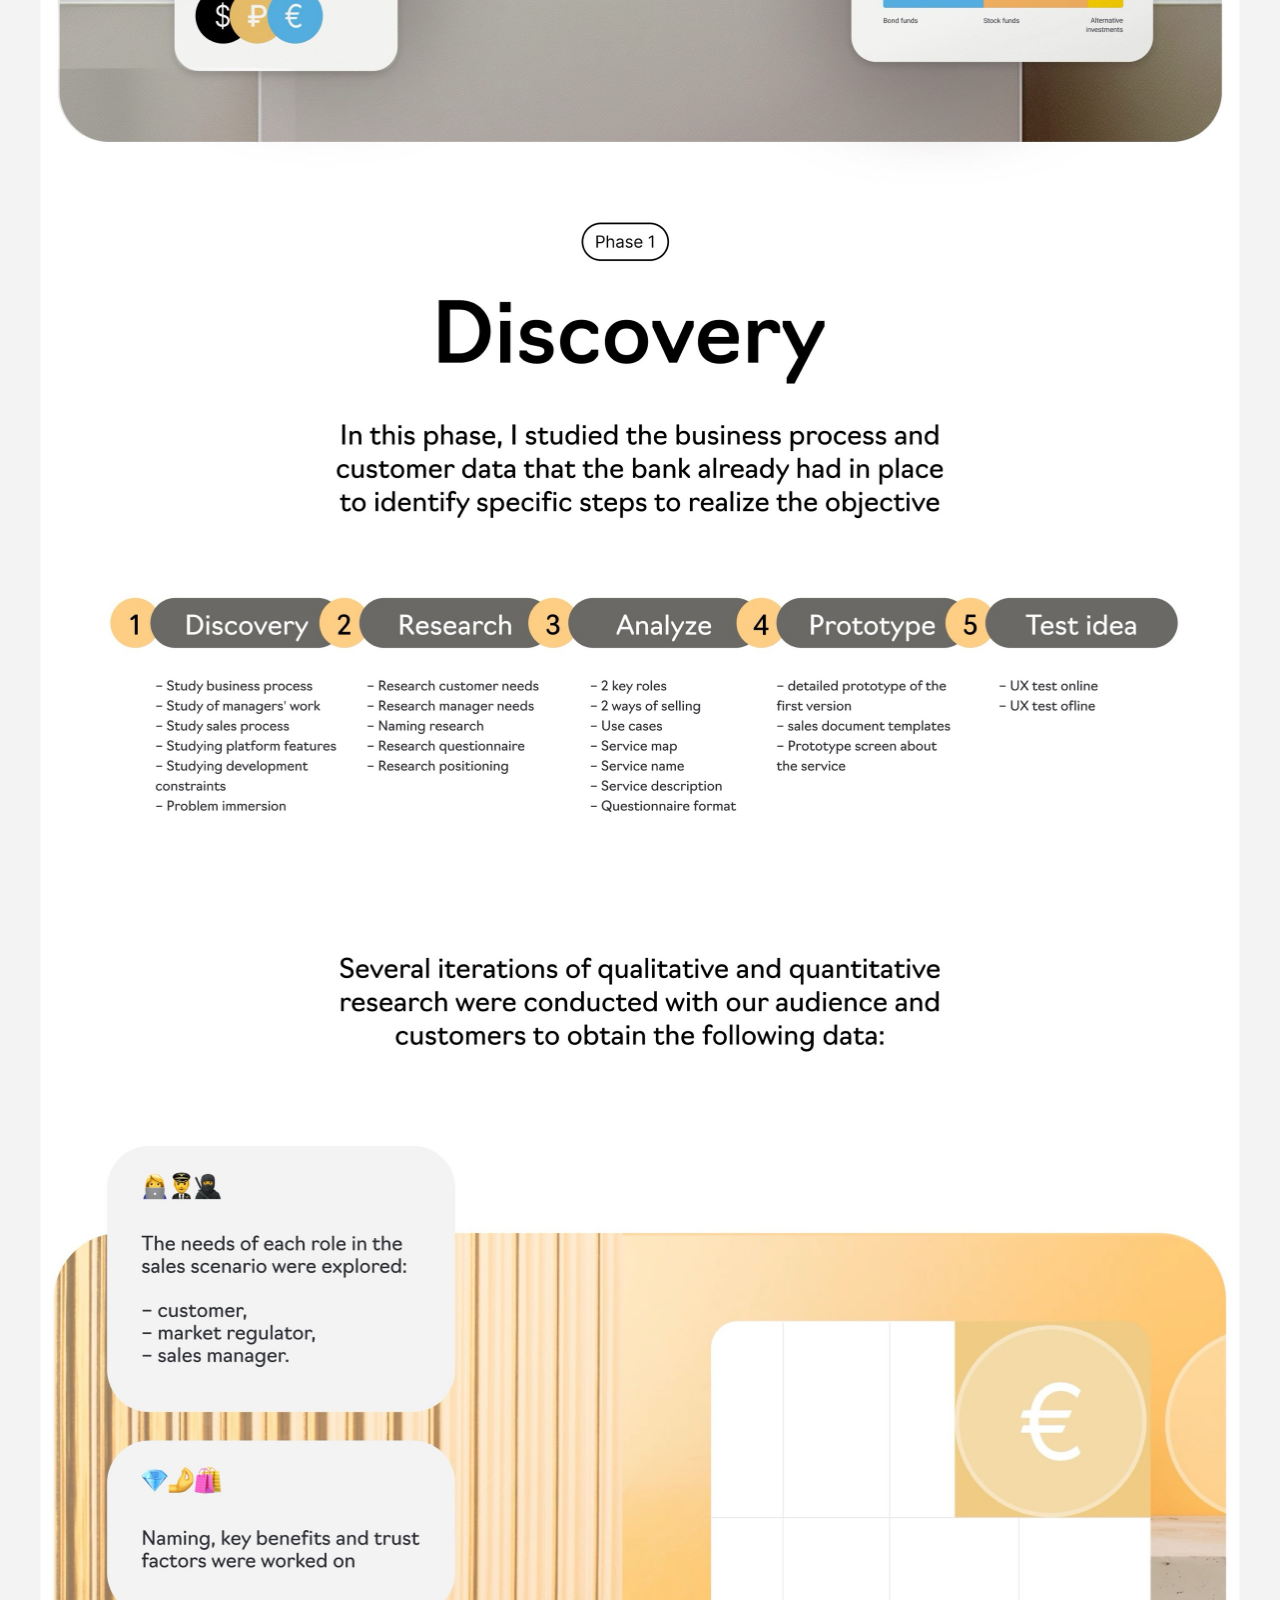
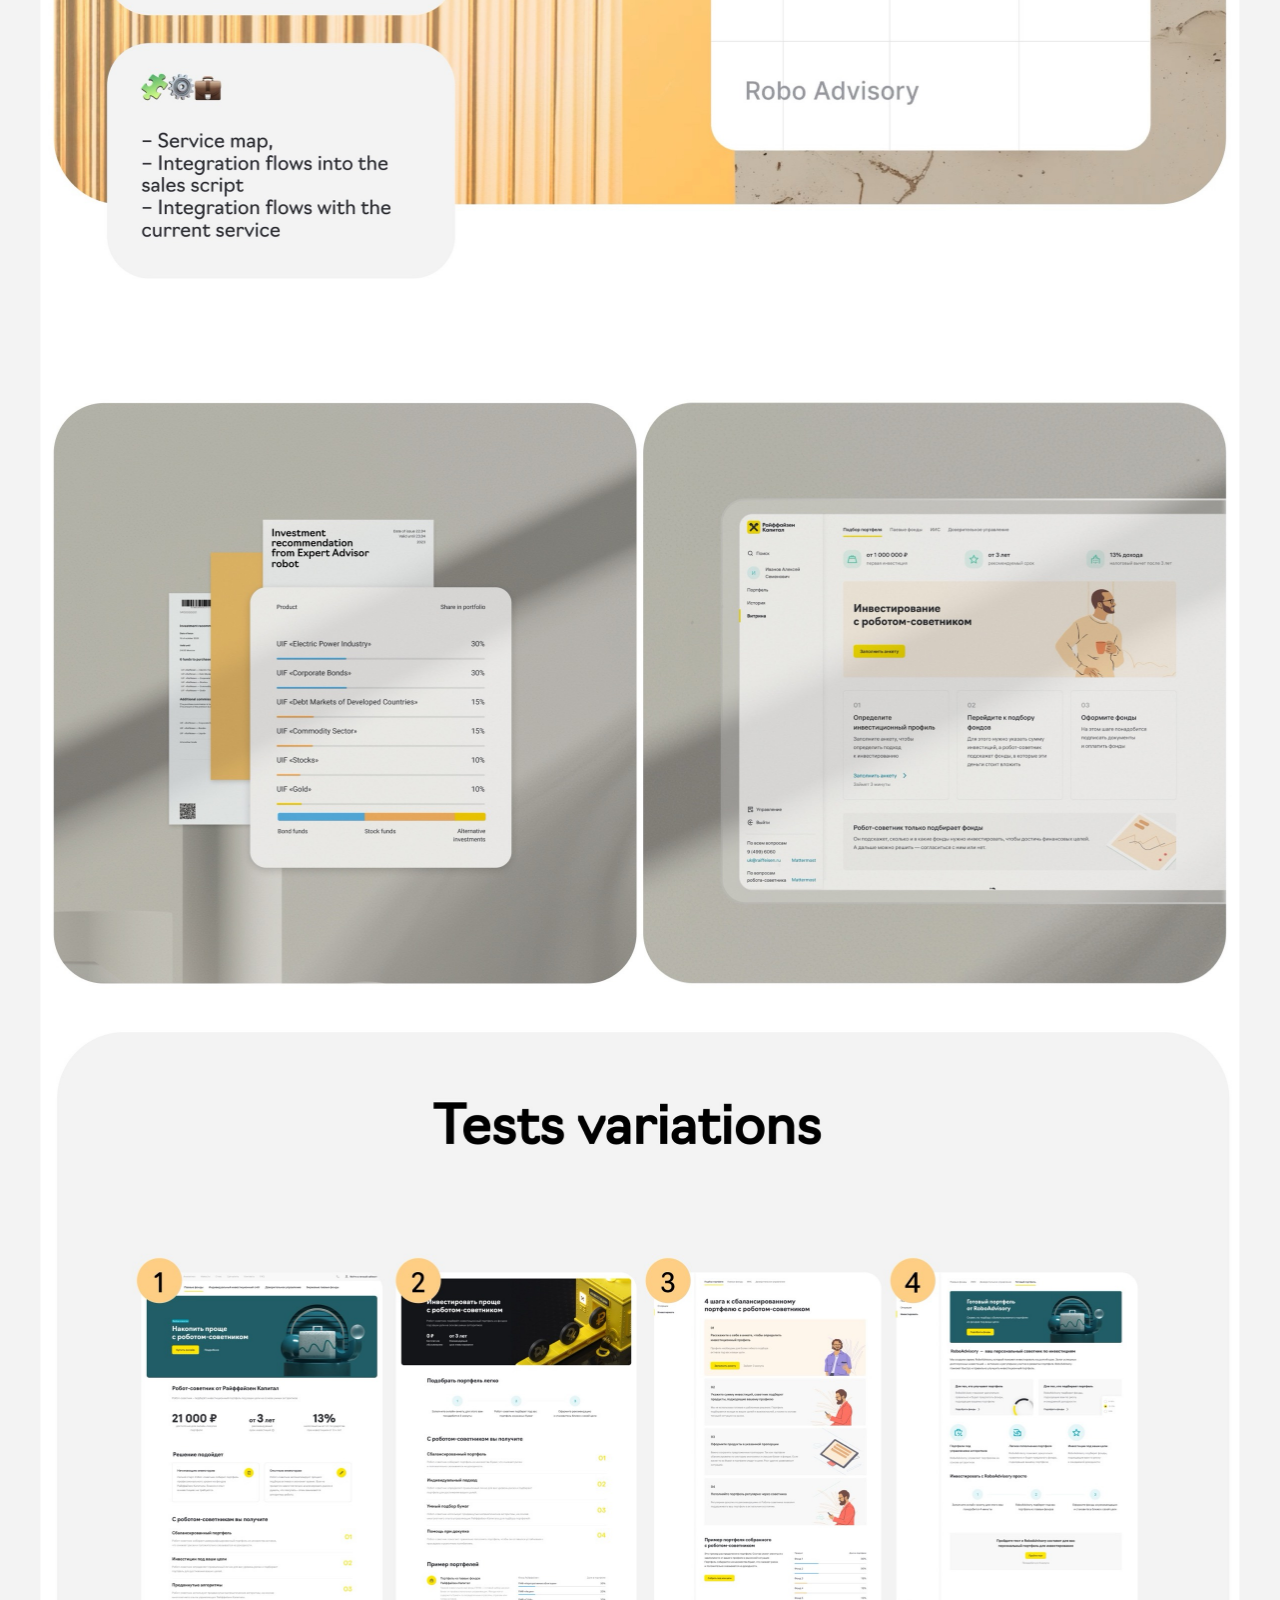
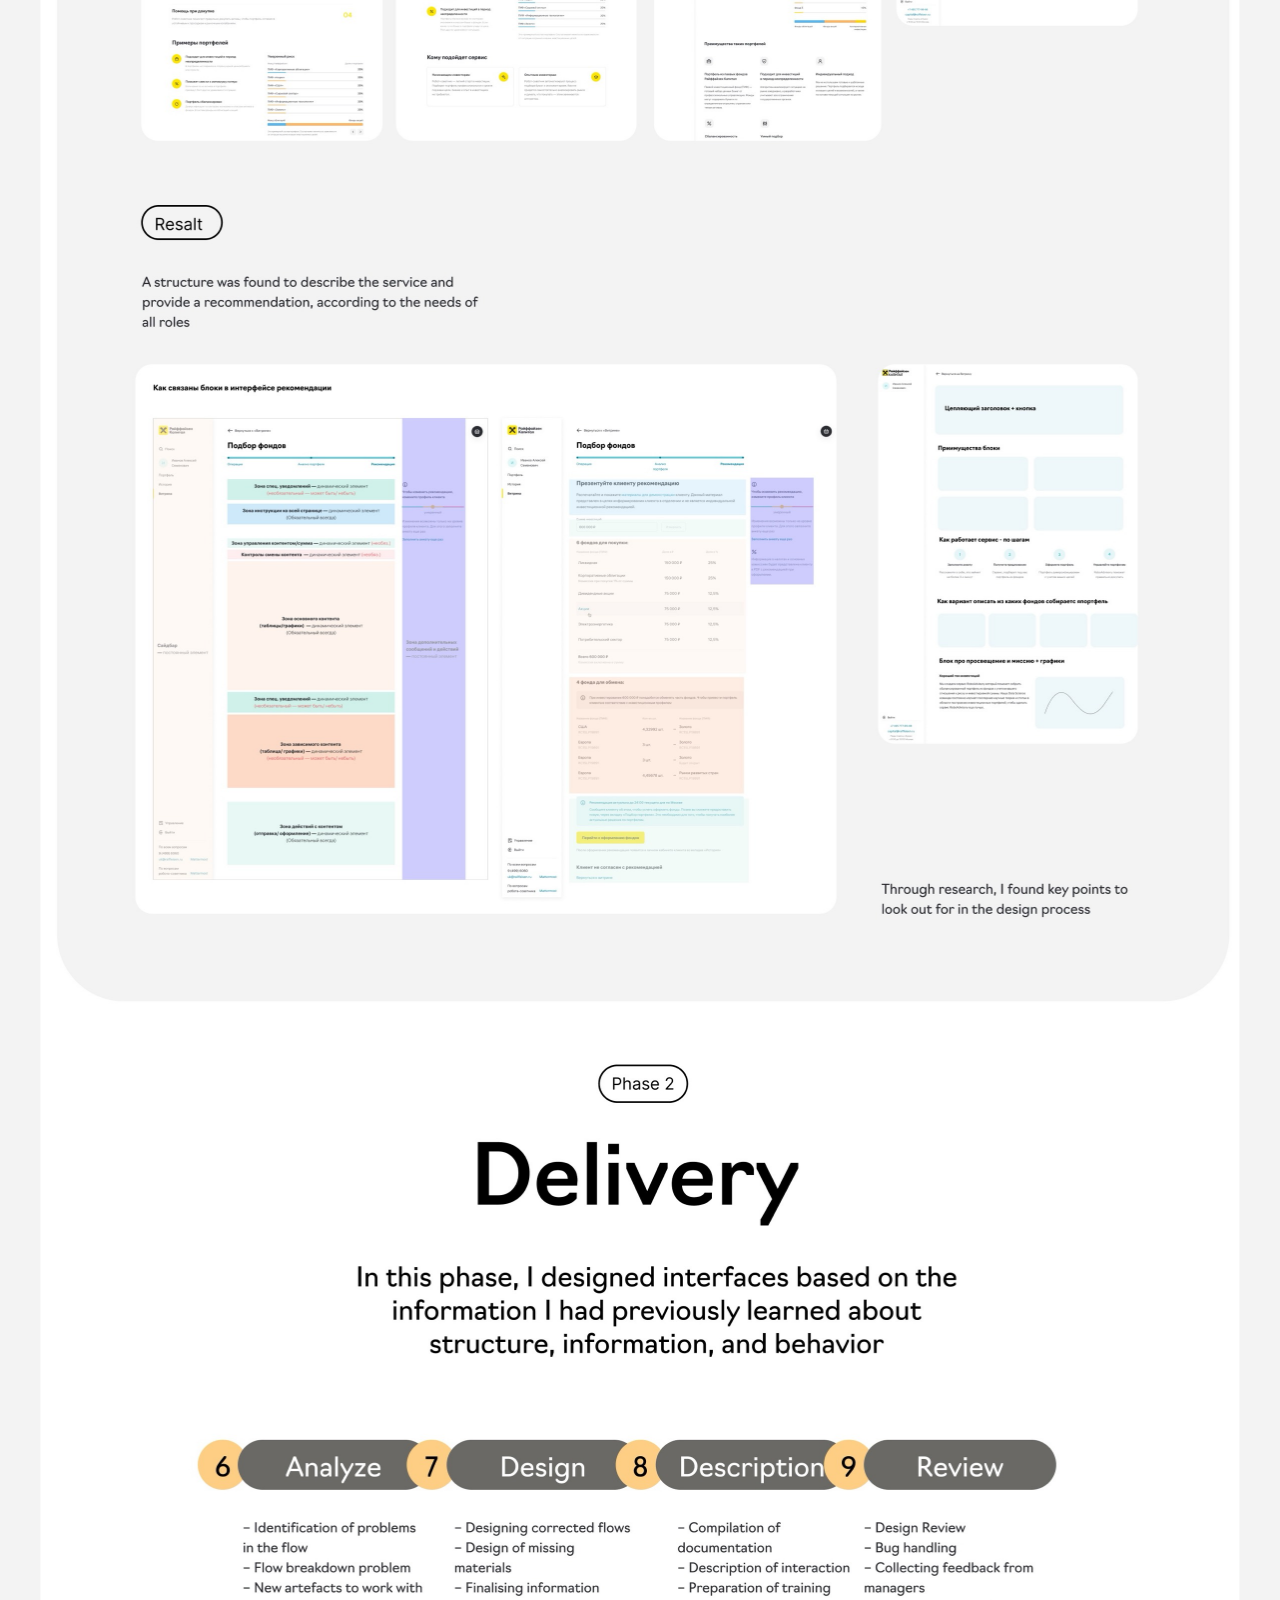
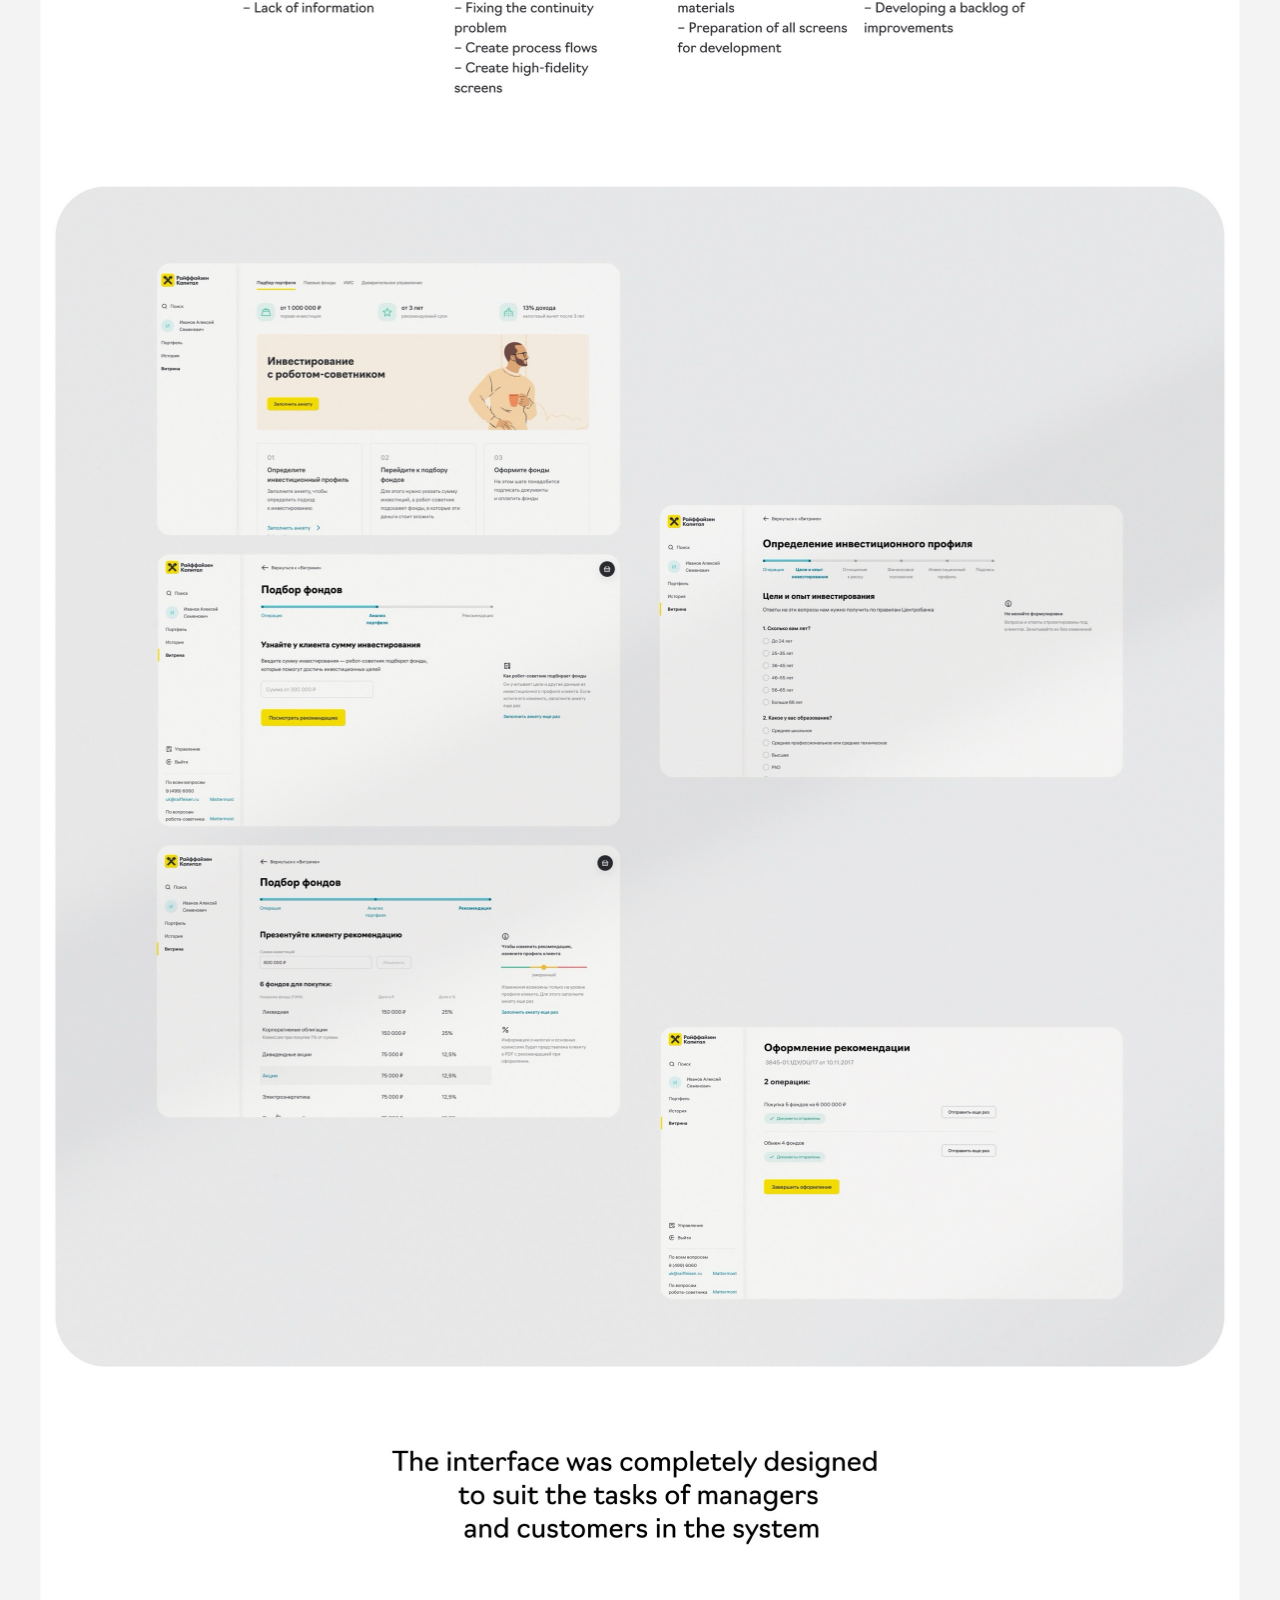
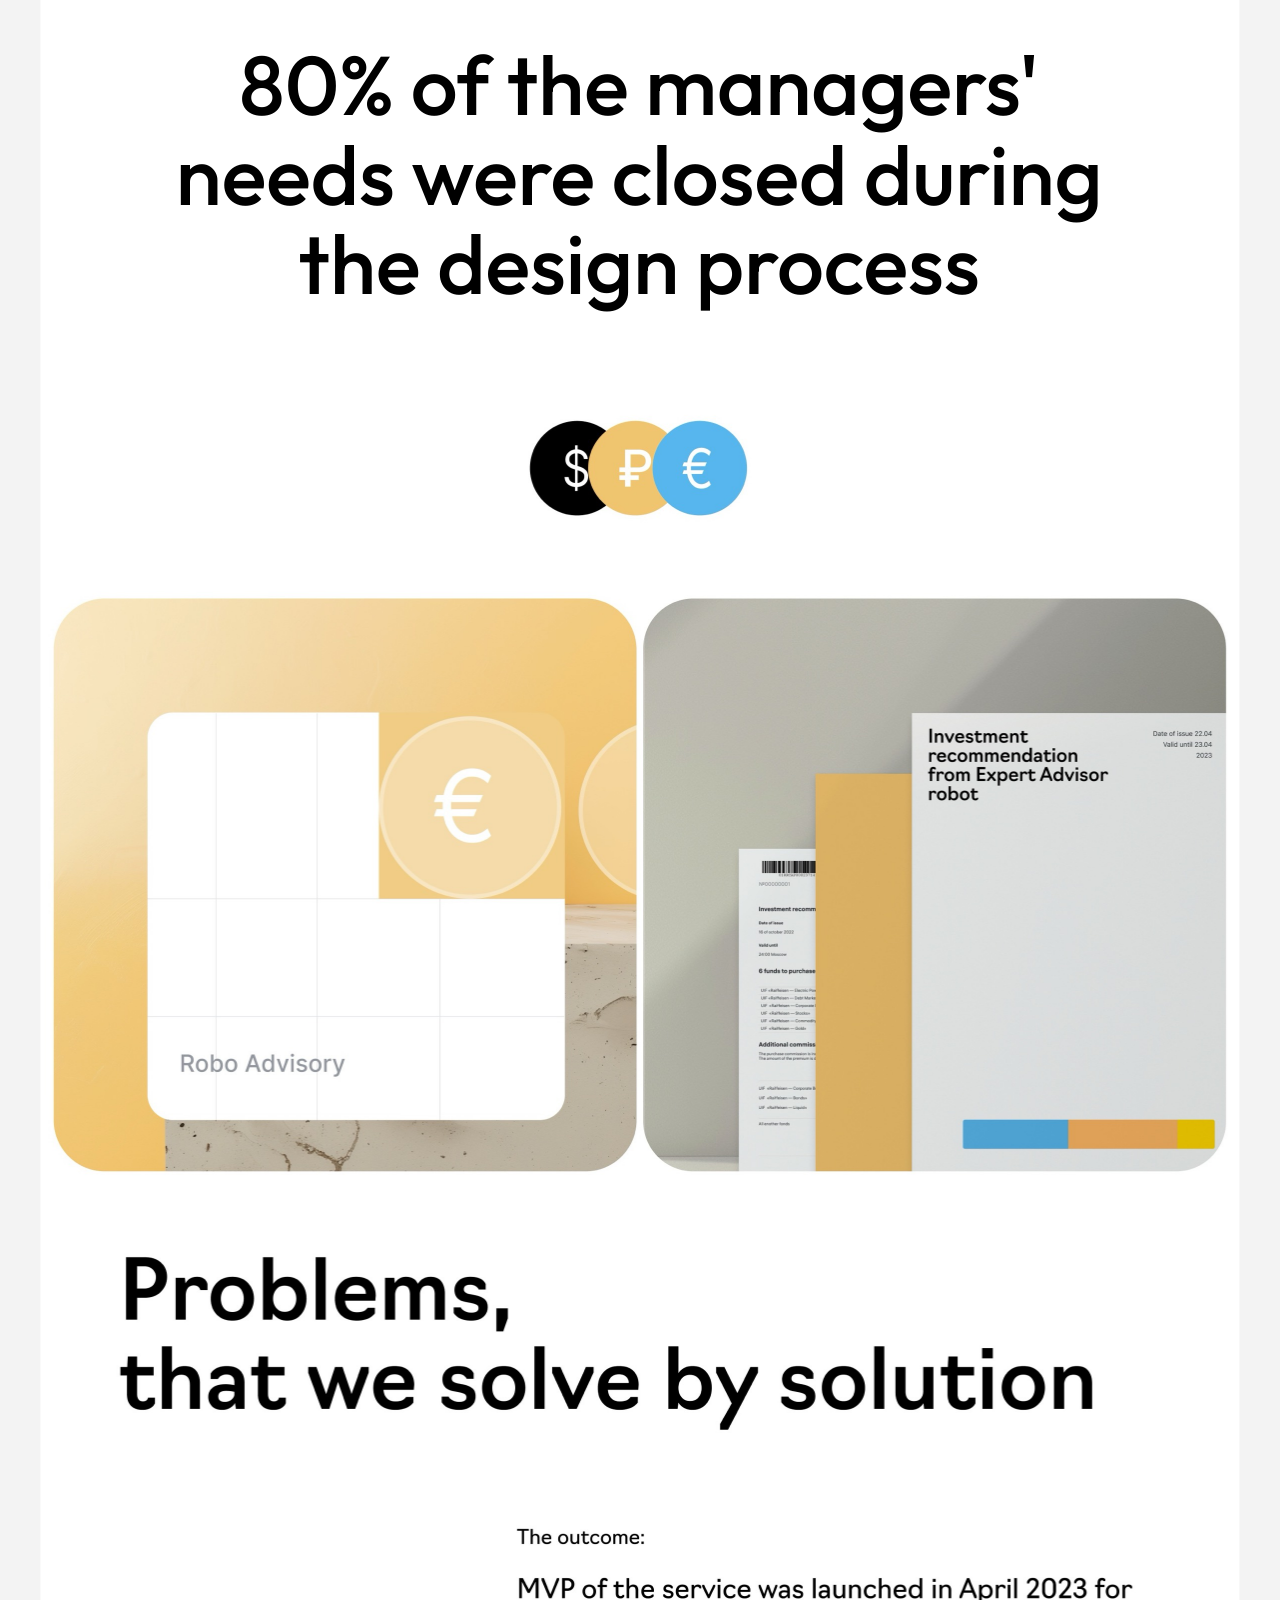
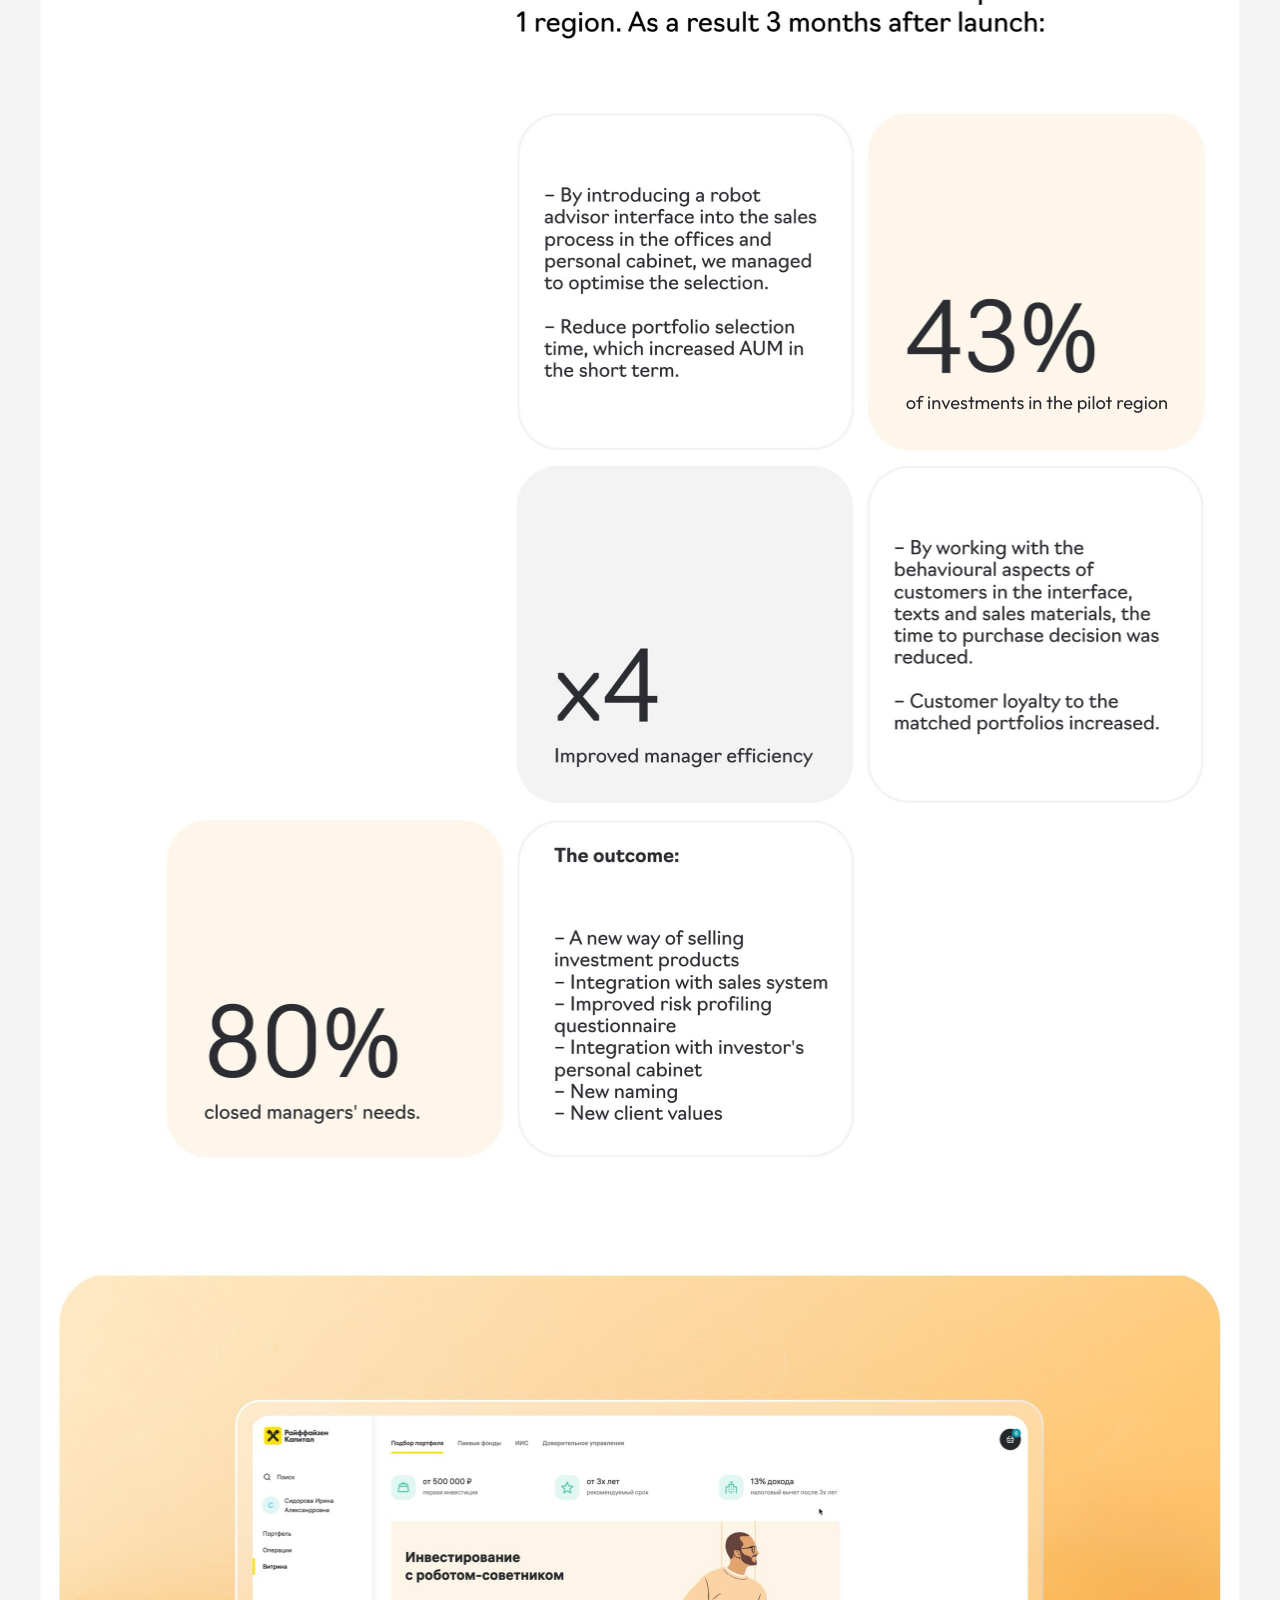
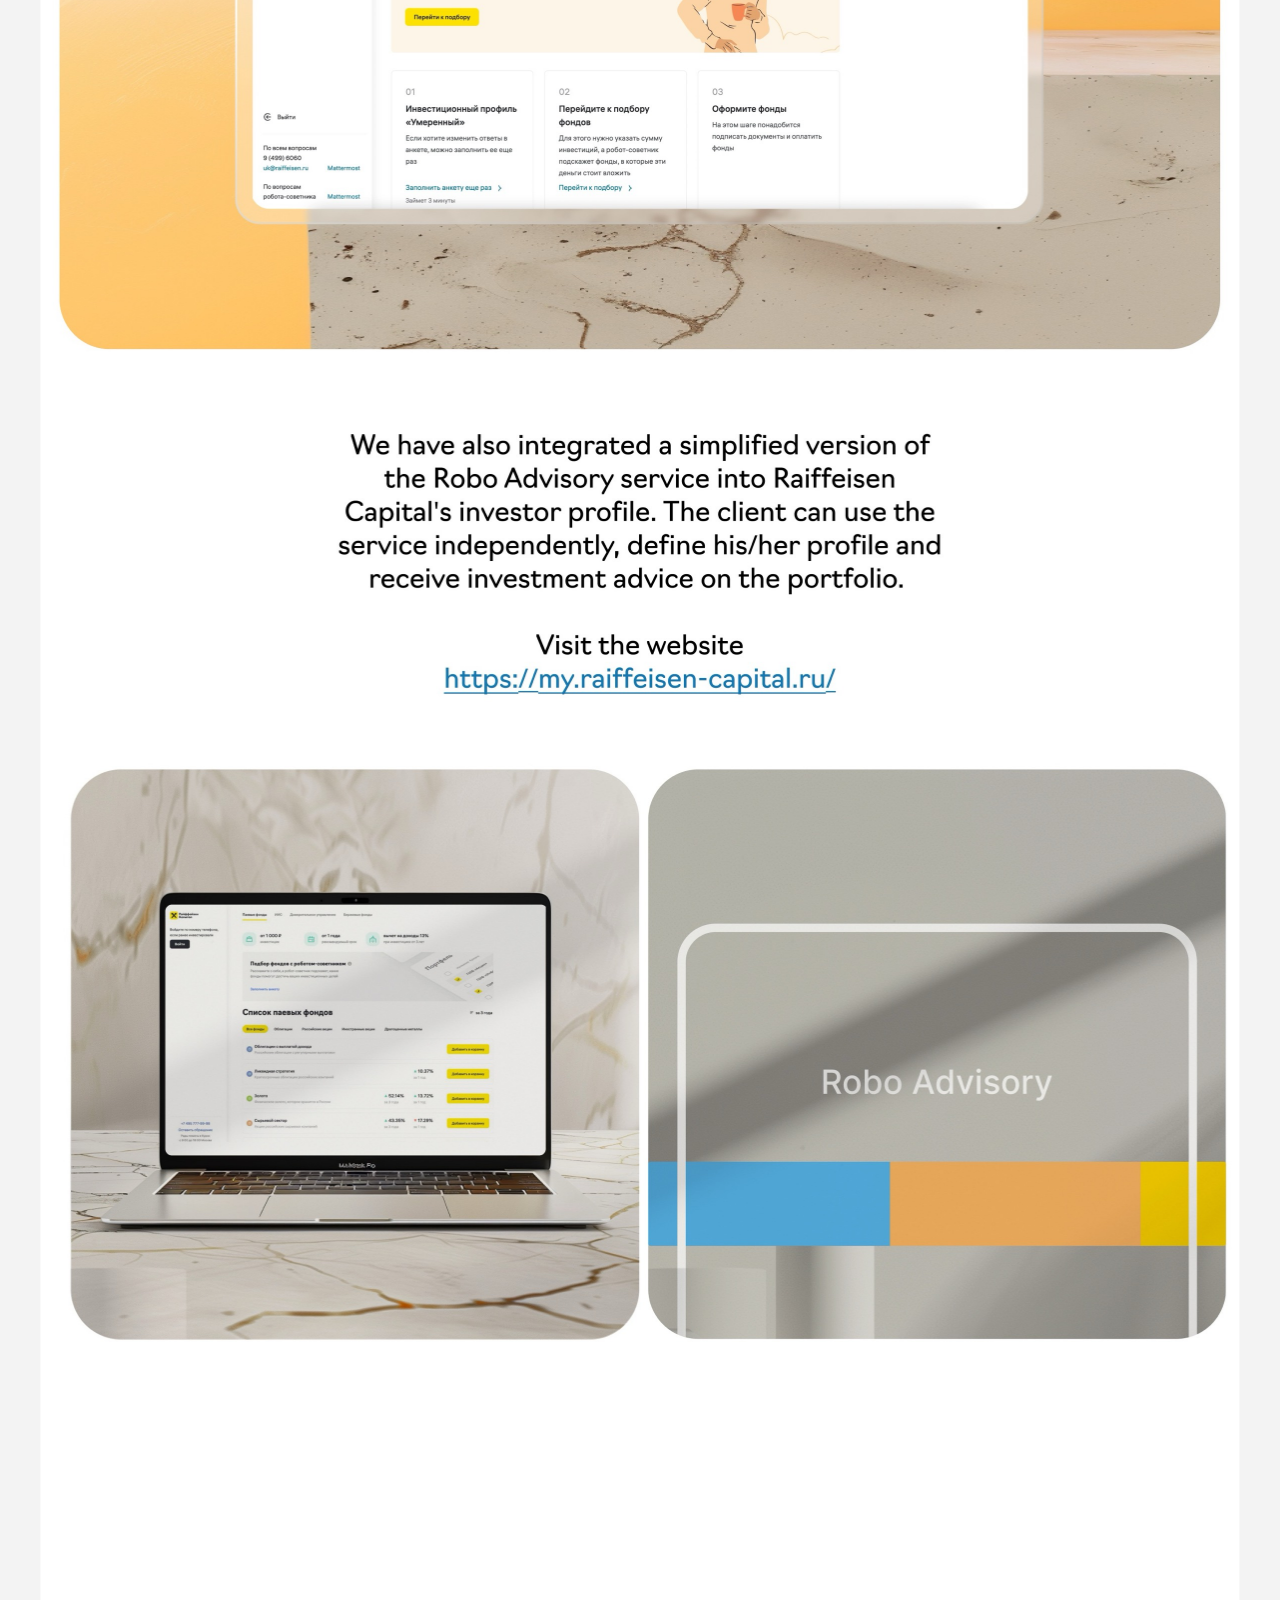
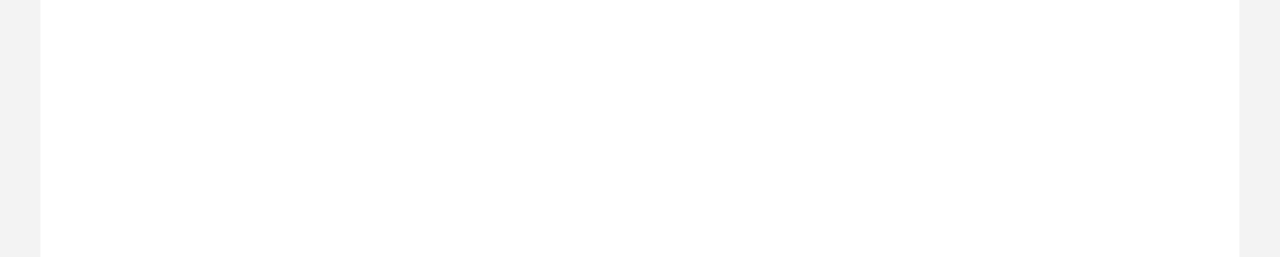
<file: case-robo-advisory.html>
<!doctype html>
<html lang="en" class="case-html">
<head>
<meta charset="utf-8">
<meta name="viewport" content="width=device-width, initial-scale=1">
<title>Robo Advisory — Irina Sidorova</title>
<meta name="description" content="Robo Advisory — case study: Raiffeisen Capital service for smart management of investment products.">
<link rel="icon" href="favicon.svg" type="image/svg+xml">
<link rel="icon" href="favicon.png" type="image/png" sizes="64x64">
<link rel="apple-touch-icon" href="apple-touch-icon.png">
<link rel="preconnect" href="https://fonts.googleapis.com">
<link rel="preconnect" href="https://fonts.gstatic.com" crossorigin>
<link href="https://fonts.googleapis.com/css2?family=Inter:wght@400;700&family=Outfit:wght@300;400;500&display=swap" rel="stylesheet">
<link rel="stylesheet" href="styles.css?v=8">
</head>
<body class="case-body" style="background:#f3f3f3">
<!-- Figma frame 10:9266 "Robo Advisory" (1440x18388), rendered from Figma at 1.782x and cut into strips. Bands removed (frame y): 4900-5700. -->
<a class="case-back" href="index.html" aria-label="Back to portfolio"><span class="arrow">←</span><span class="label">Portfolio</span></a>
<div class="case-wrap" data-w="1440" data-max="1200" style="width:1440px;height:17588px">
      <main class="case-page" style="width:1440px;height:17588px">
    <h1 class="sr-only">Robo Advisory — case study by Irina Sidorova</h1>
      <img class="strip" src="assets/cases/robo-01.jpg" alt="" fetchpriority="high" decoding="async" style="left:-52.094px;top:0px;width:1558.598px;height:1347.777px">
      <img class="strip" src="assets/cases/robo-02.jpg" alt="" decoding="async" style="left:-52.094px;top:1346.777px;width:1558.598px;height:1347.777px">
      <img class="strip" src="assets/cases/robo-03.jpg" alt="" loading="lazy" decoding="async" style="left:-52.094px;top:2693.555px;width:1558.598px;height:1347.777px">
      <img class="strip" src="assets/cases/robo-04.jpg" alt="" loading="lazy" decoding="async" style="left:-52.094px;top:4040.332px;width:1558.598px;height:860.693px">
      <img class="strip" src="assets/cases/robo-05.jpg" alt="" loading="lazy" decoding="async" style="left:-52.094px;top:4900px;width:1558.598px;height:1347.777px">
      <img class="strip" src="assets/cases/robo-06.jpg" alt="" loading="lazy" decoding="async" style="left:-52.094px;top:6246.777px;width:1558.598px;height:1347.777px">
      <img class="strip" src="assets/cases/robo-07.jpg" alt="" loading="lazy" decoding="async" style="left:-52.094px;top:7593.555px;width:1558.598px;height:1347.777px">
      <img class="strip" src="assets/cases/robo-08.jpg" alt="" loading="lazy" decoding="async" style="left:-52.094px;top:8940.332px;width:1558.598px;height:1347.777px">
      <img class="strip" src="assets/cases/robo-09.jpg" alt="" loading="lazy" decoding="async" style="left:-52.094px;top:10287.109px;width:1558.598px;height:1347.777px">
      <img class="strip" src="assets/cases/robo-10.jpg" alt="" loading="lazy" decoding="async" style="left:-52.094px;top:11633.887px;width:1558.598px;height:1347.777px">
      <img class="strip" src="assets/cases/robo-11.jpg" alt="" loading="lazy" decoding="async" style="left:-52.094px;top:12980.664px;width:1558.598px;height:1347.777px">
      <img class="strip" src="assets/cases/robo-12.jpg" alt="" loading="lazy" decoding="async" style="left:-52.094px;top:14327.441px;width:1558.598px;height:1347.777px">
      <img class="strip" src="assets/cases/robo-13.jpg" alt="" loading="lazy" decoding="async" style="left:-52.094px;top:15674.219px;width:1558.598px;height:1347.777px">
      <img class="strip" src="assets/cases/robo-14.jpg" alt="" loading="lazy" decoding="async" style="left:-52.094px;top:17020.996px;width:1558.598px;height:567.769px">
      <video class="case-video" data-autoplay muted loop playsinline preload="none" aria-label="Robo Advisory screens" style="left:699px;top:5323px;width:725px;height:682px;border-radius:0 80px 80px 0">
        <source src="assets/cases/robo-video.mp4" type="video/mp4">
      </video>
      <div class="case-patch" style="left:80px;top:11500px;width:1278px;height:458px;background:#fff;display:flex;align-items:center;justify-content:center;text-align:center;font:500 100px/107px Outfit,sans-serif;color:#000"><p>80% of the managers'<br>needs were closed during<br>the design process</p></div>
      <div class="case-patch" style="left:1036px;top:13906px;width:330px;height:34px;background:#fef6eb;font:400 22px/24px Outfit,sans-serif;color:#2b2d33;padding:6px 0 0 3px;white-space:nowrap">of investments in the pilot region</div>
  </main>
</div>
<script src="script.js?v=8"></script>
</body>
</html>
</file>
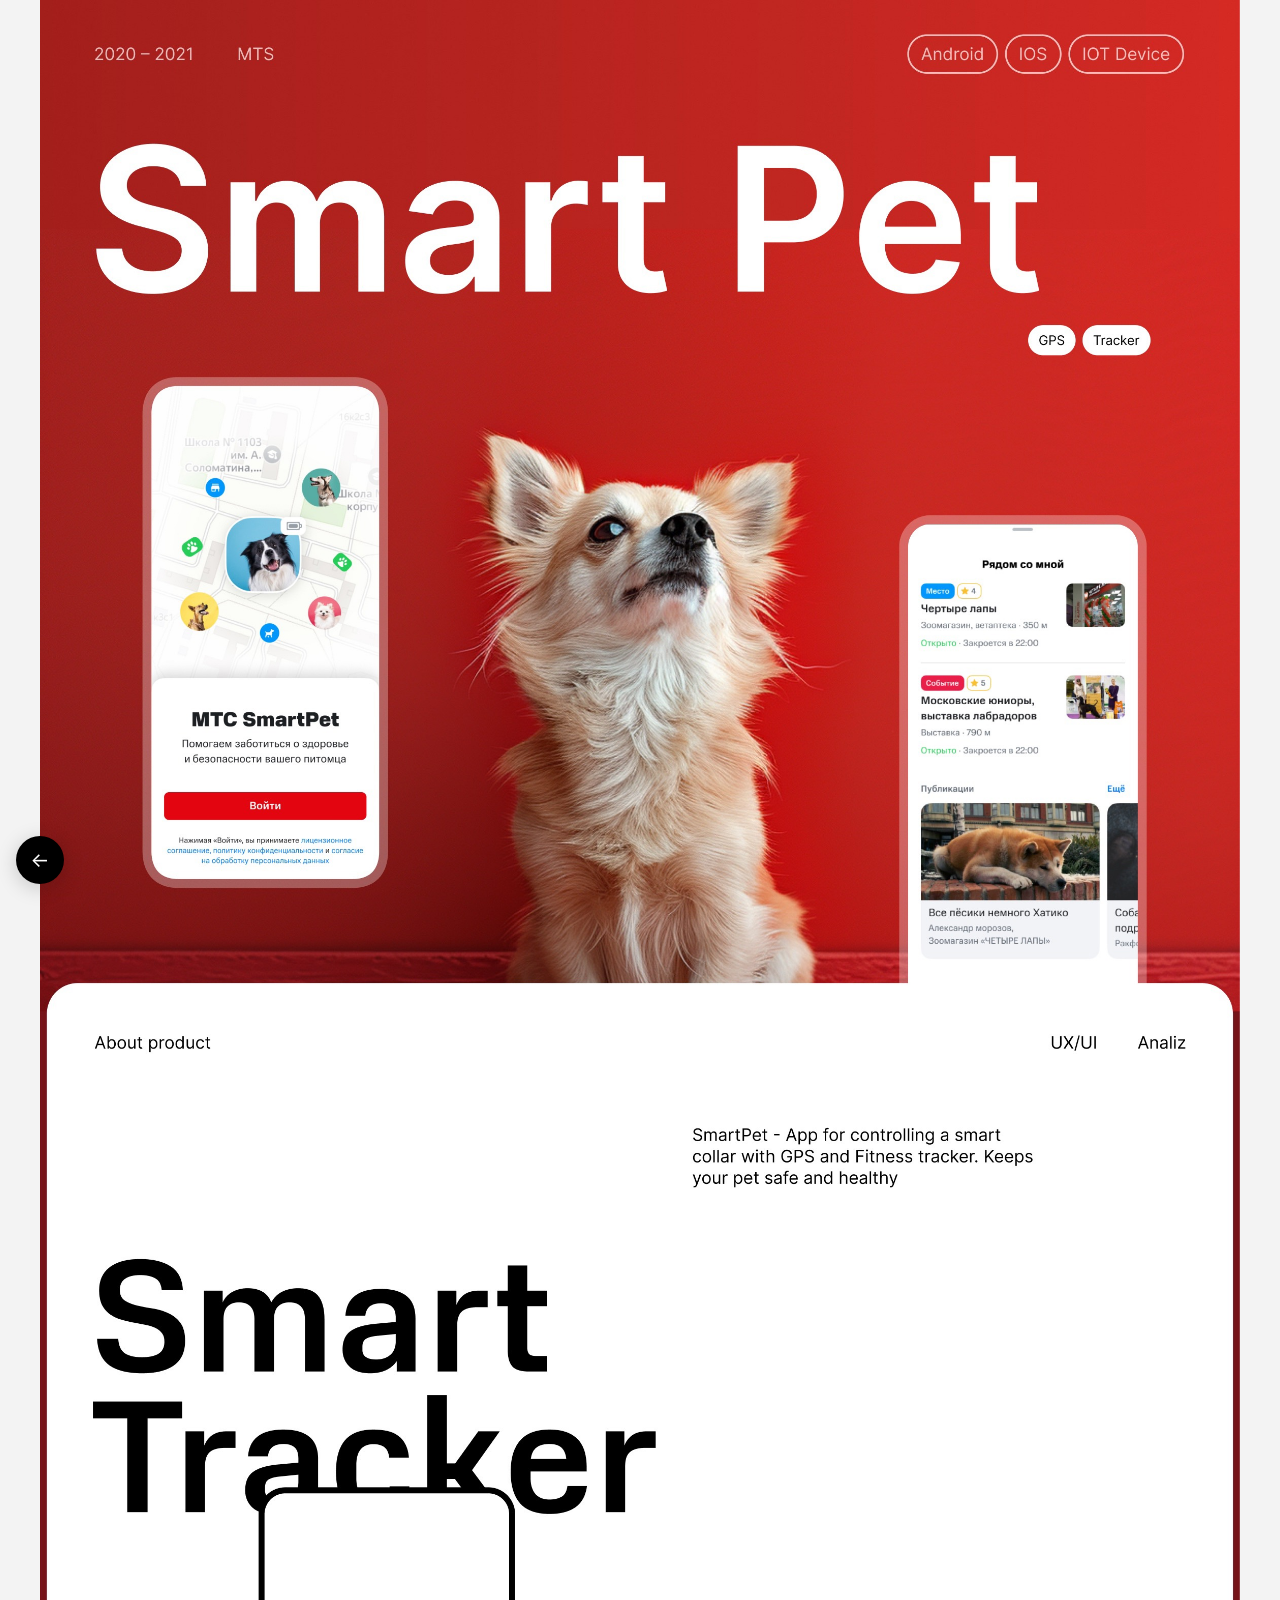
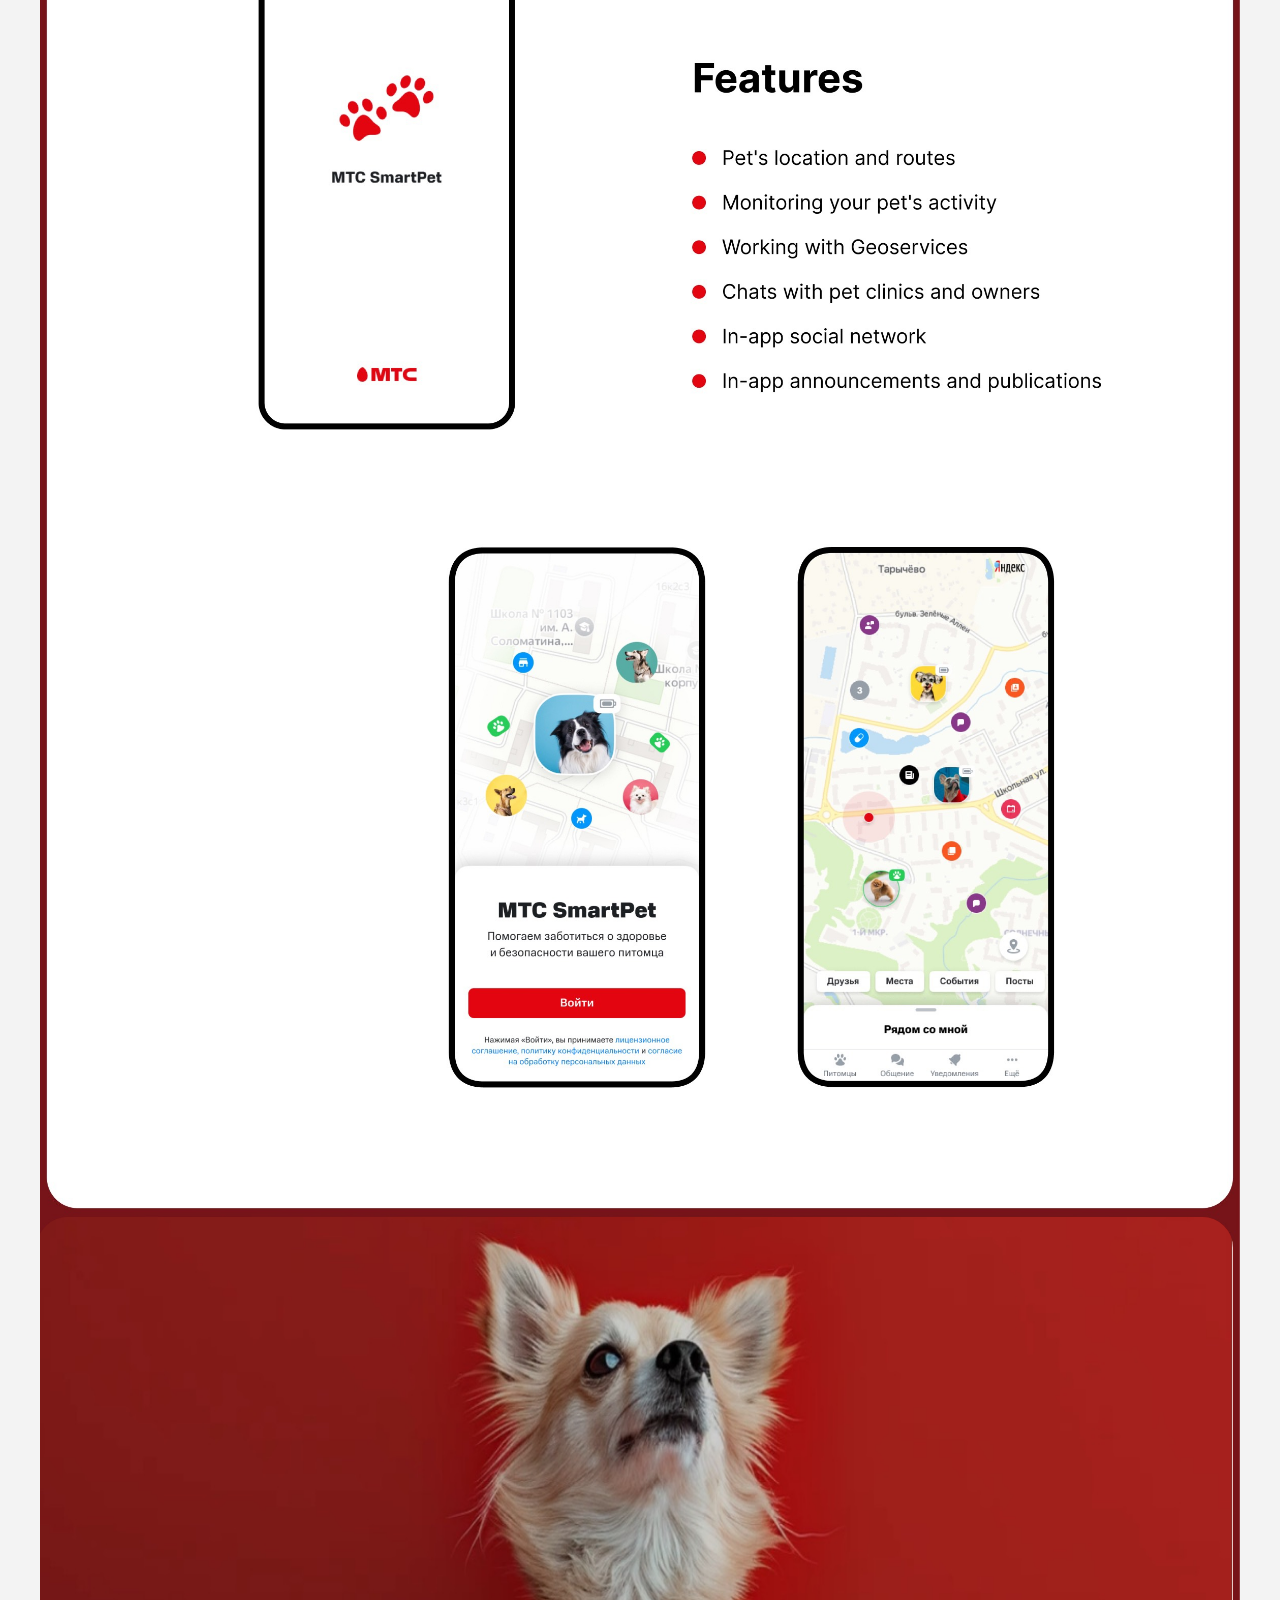
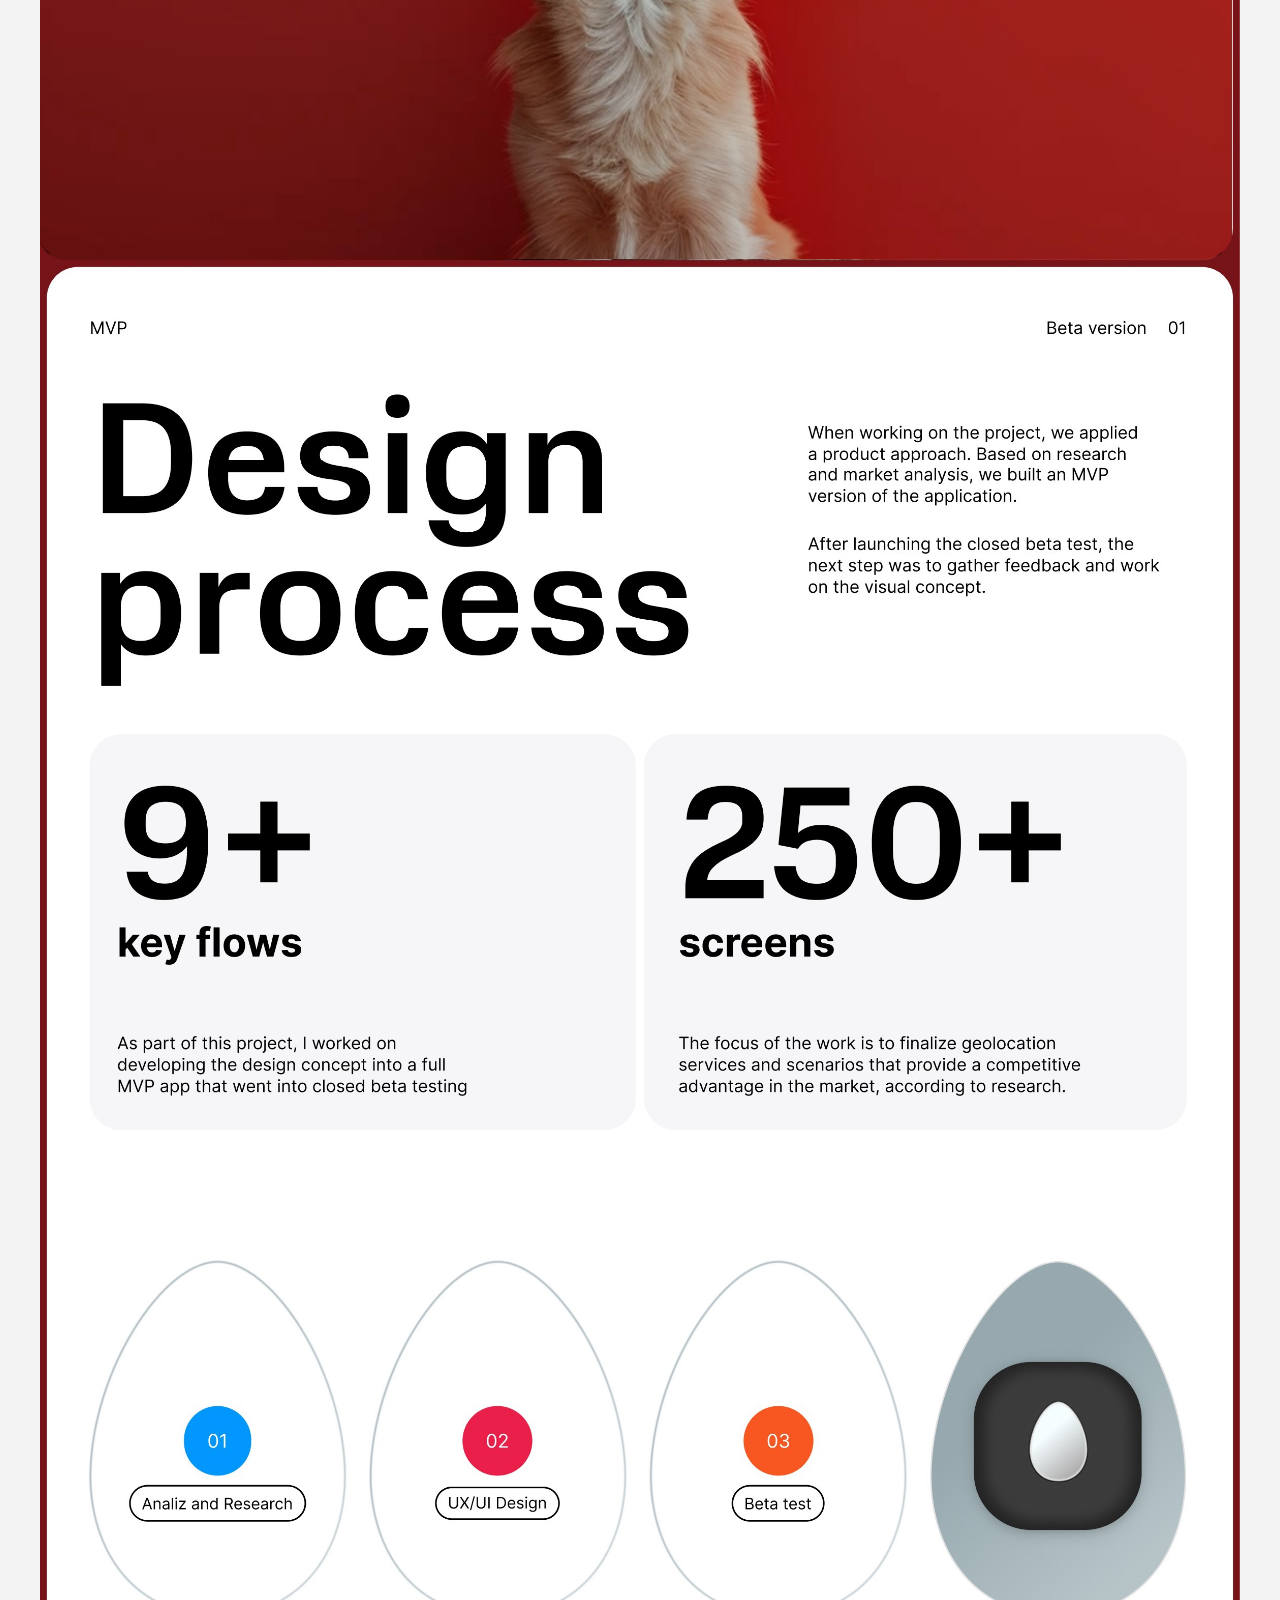
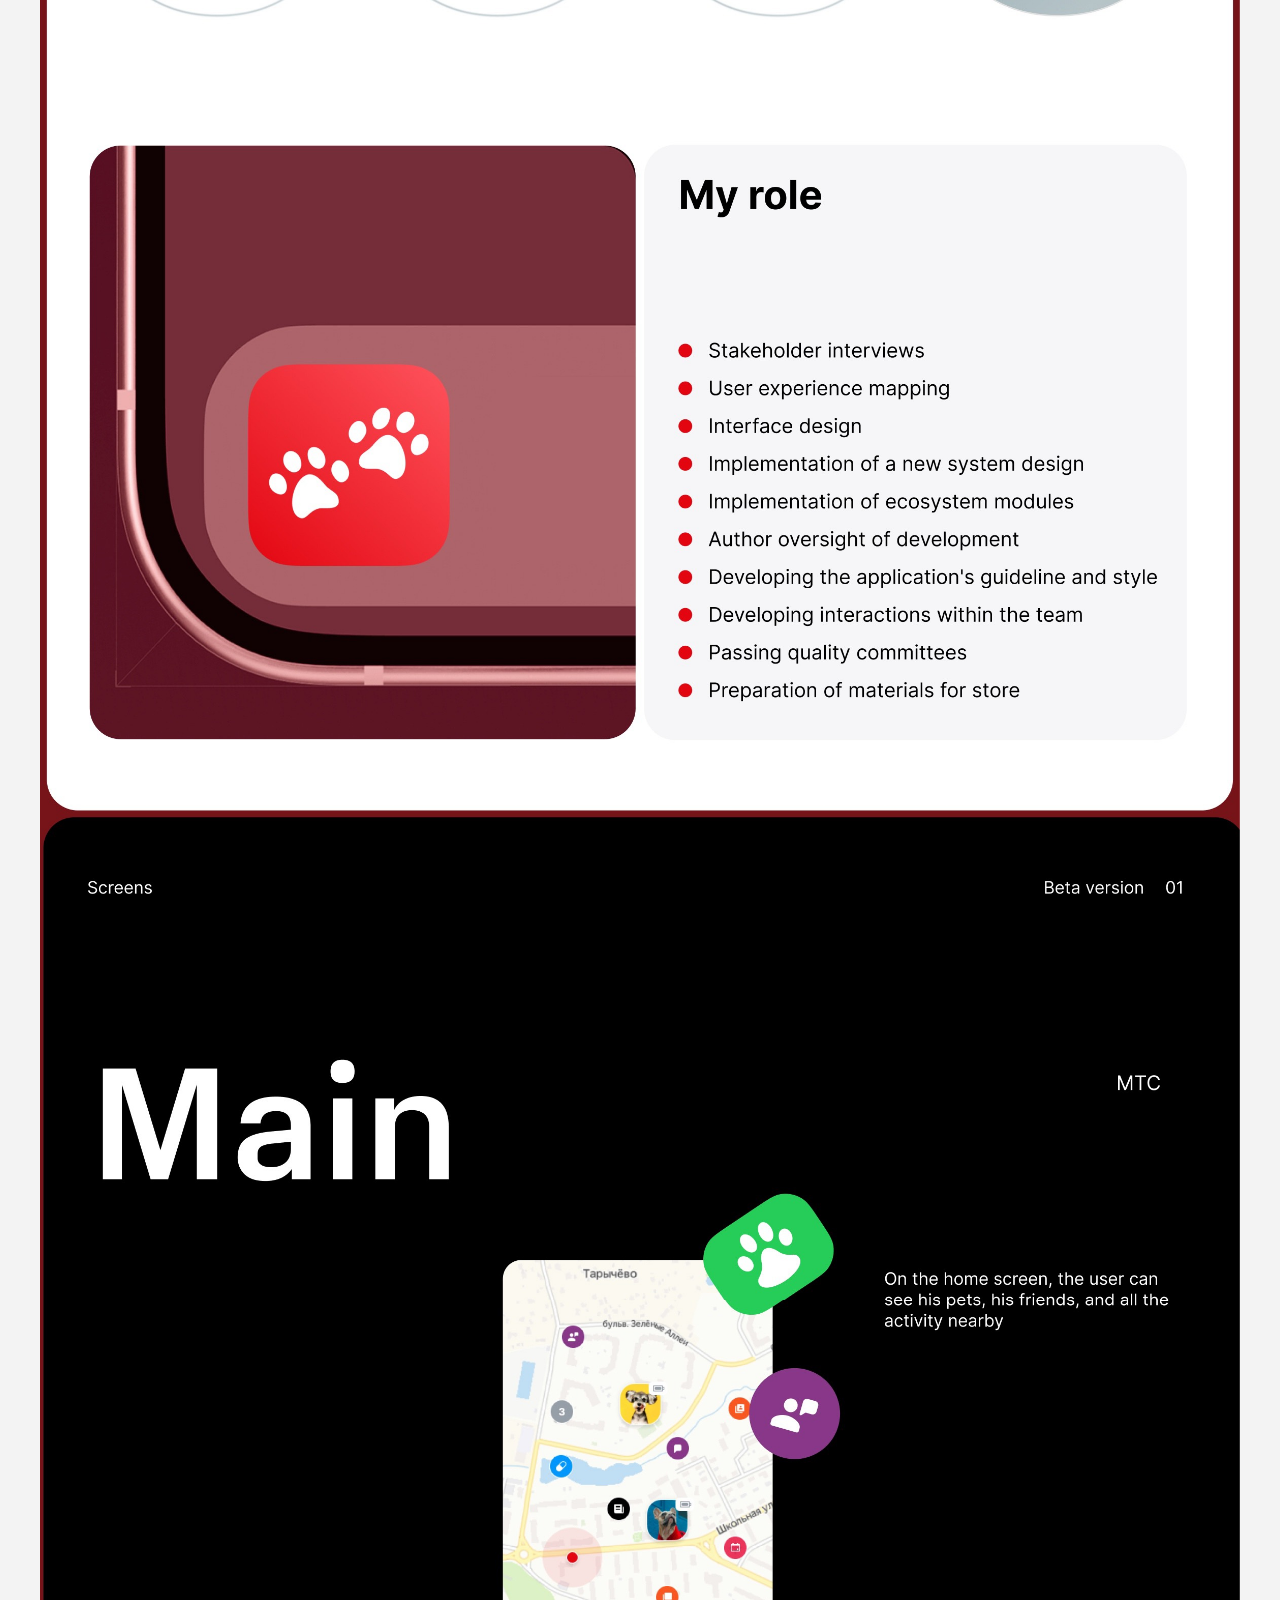
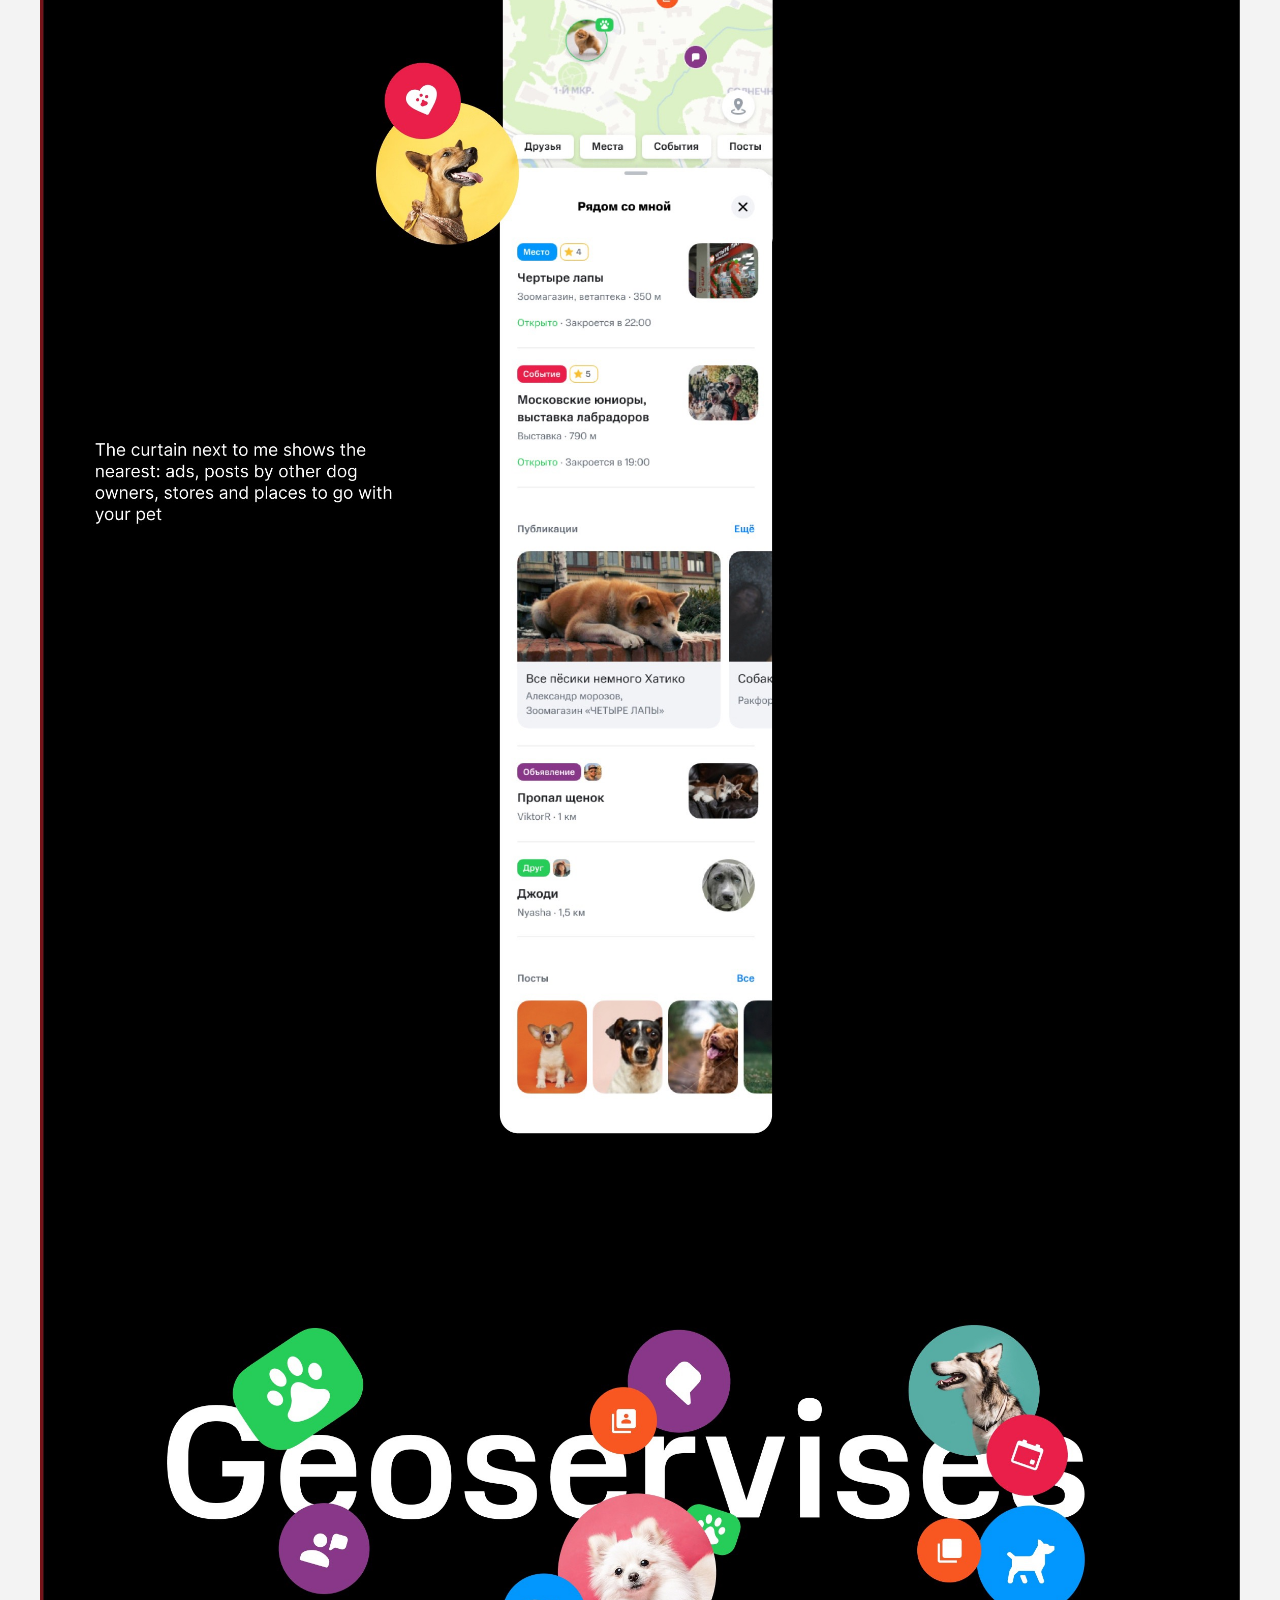
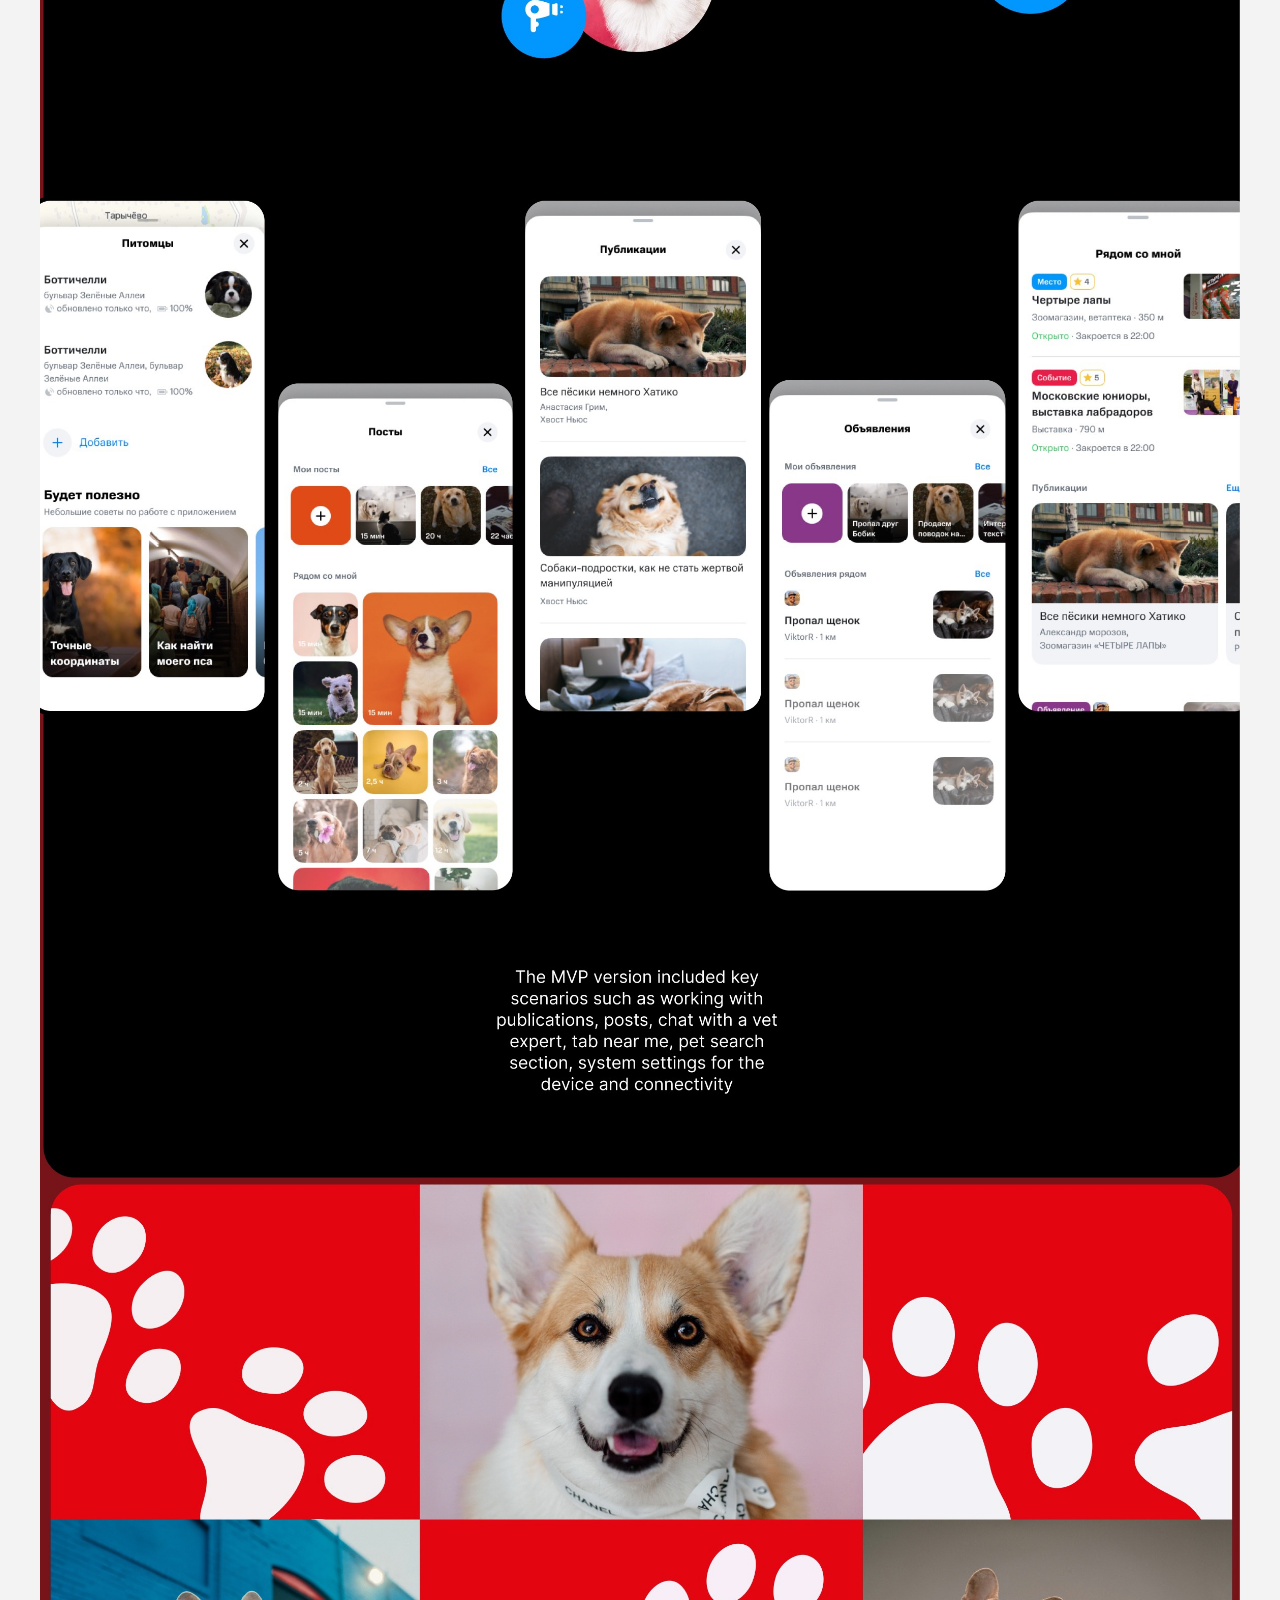
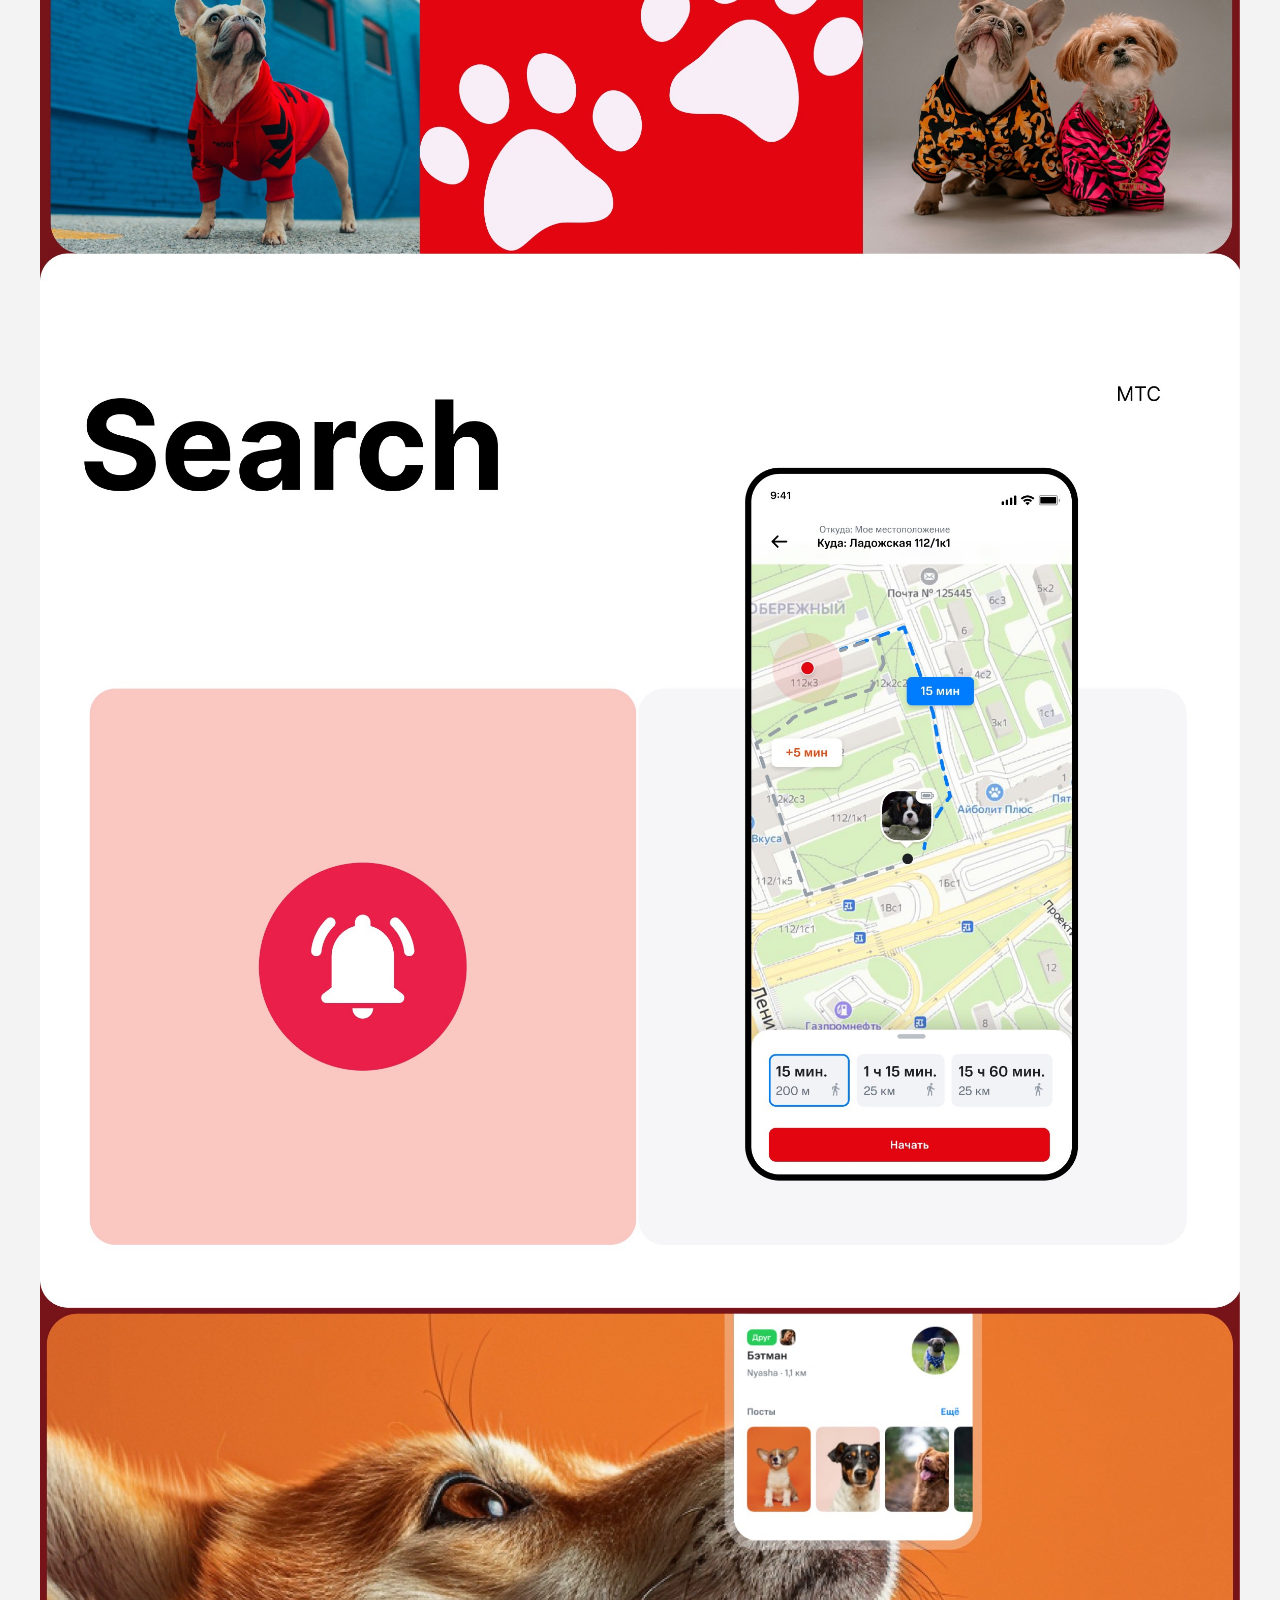
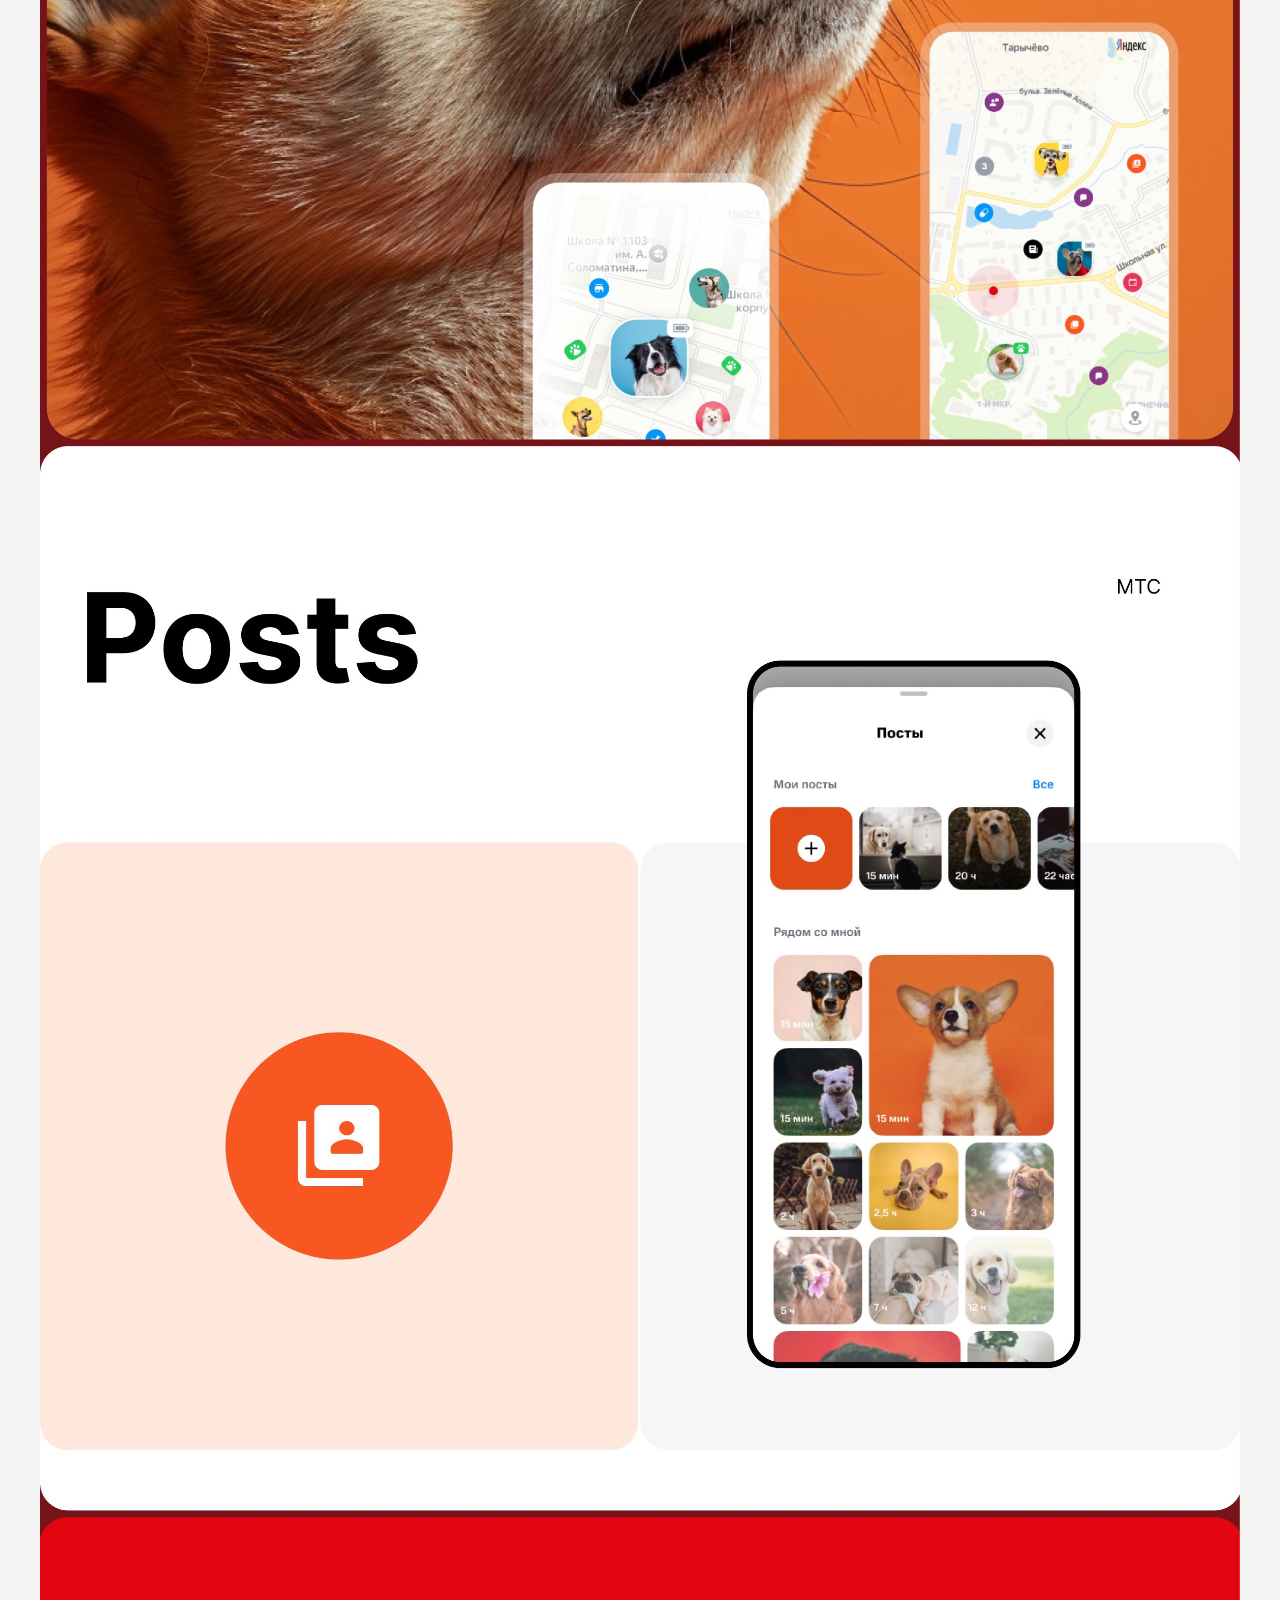
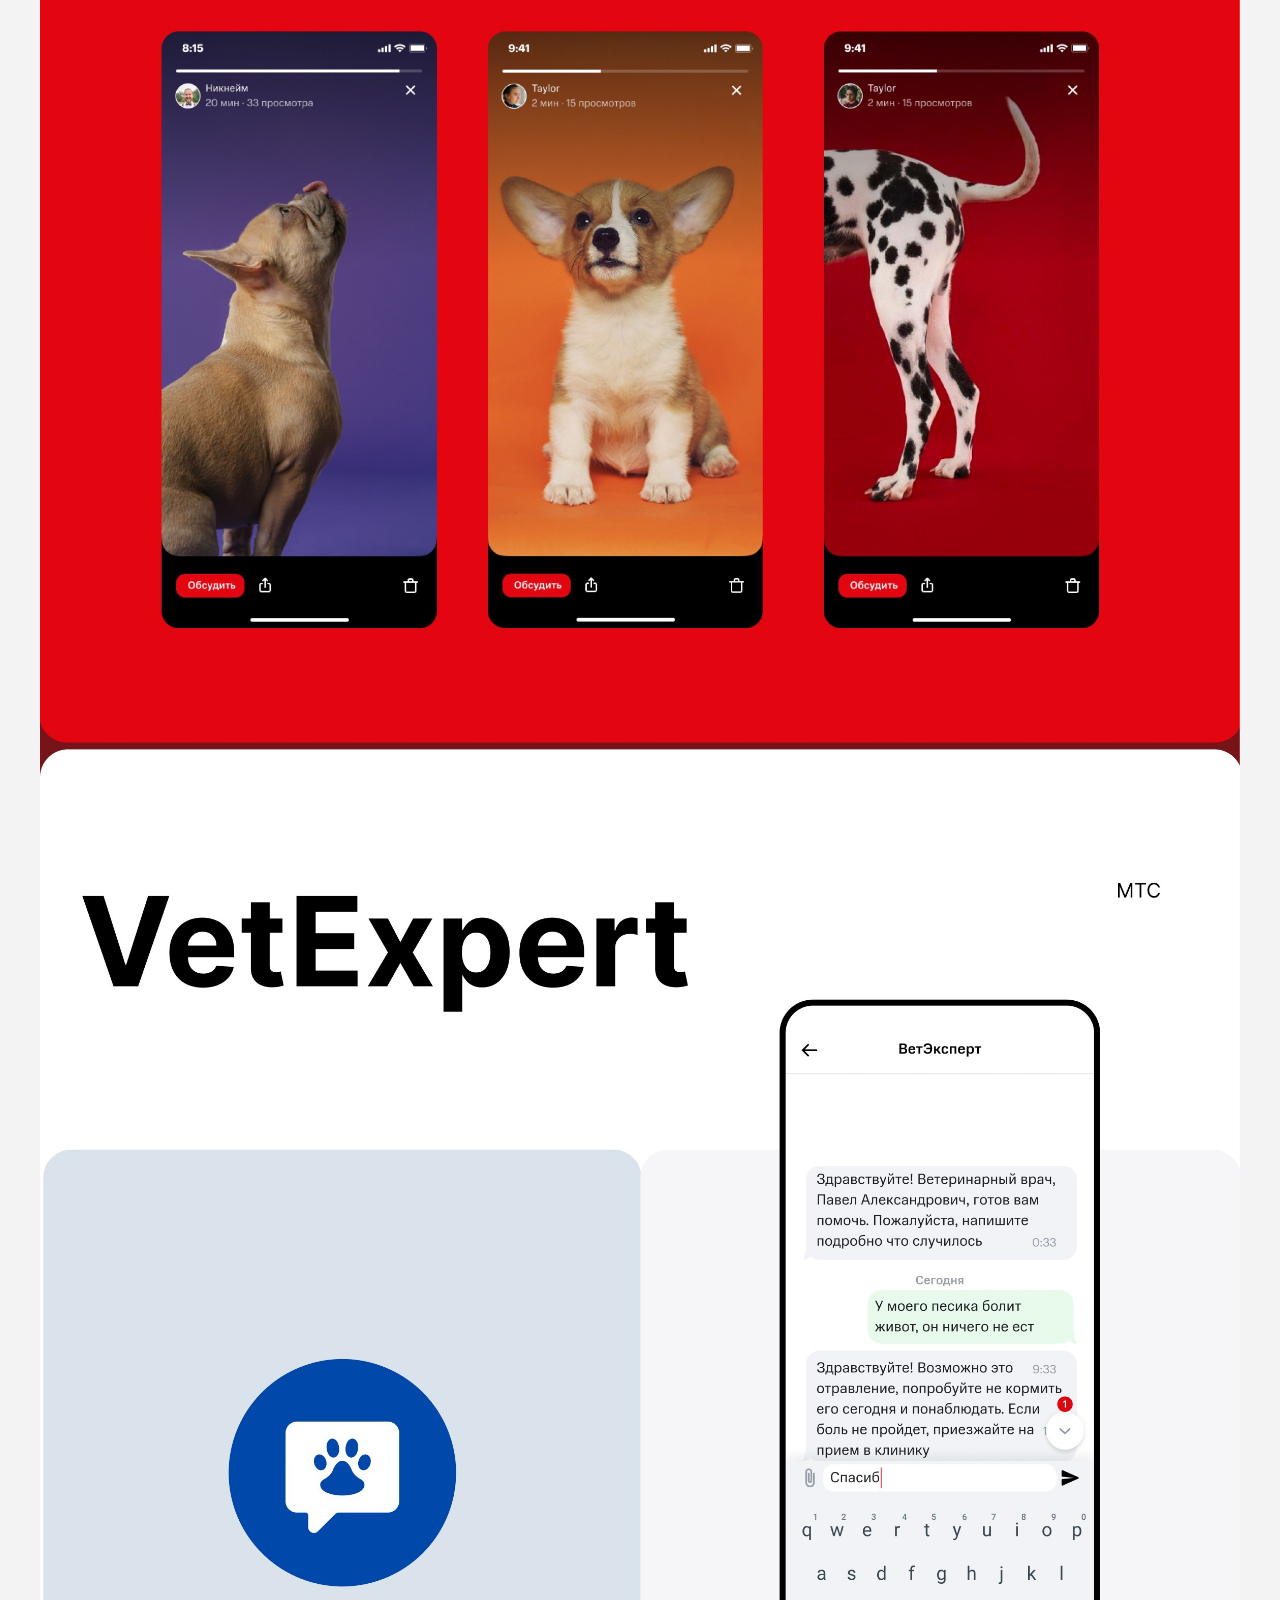
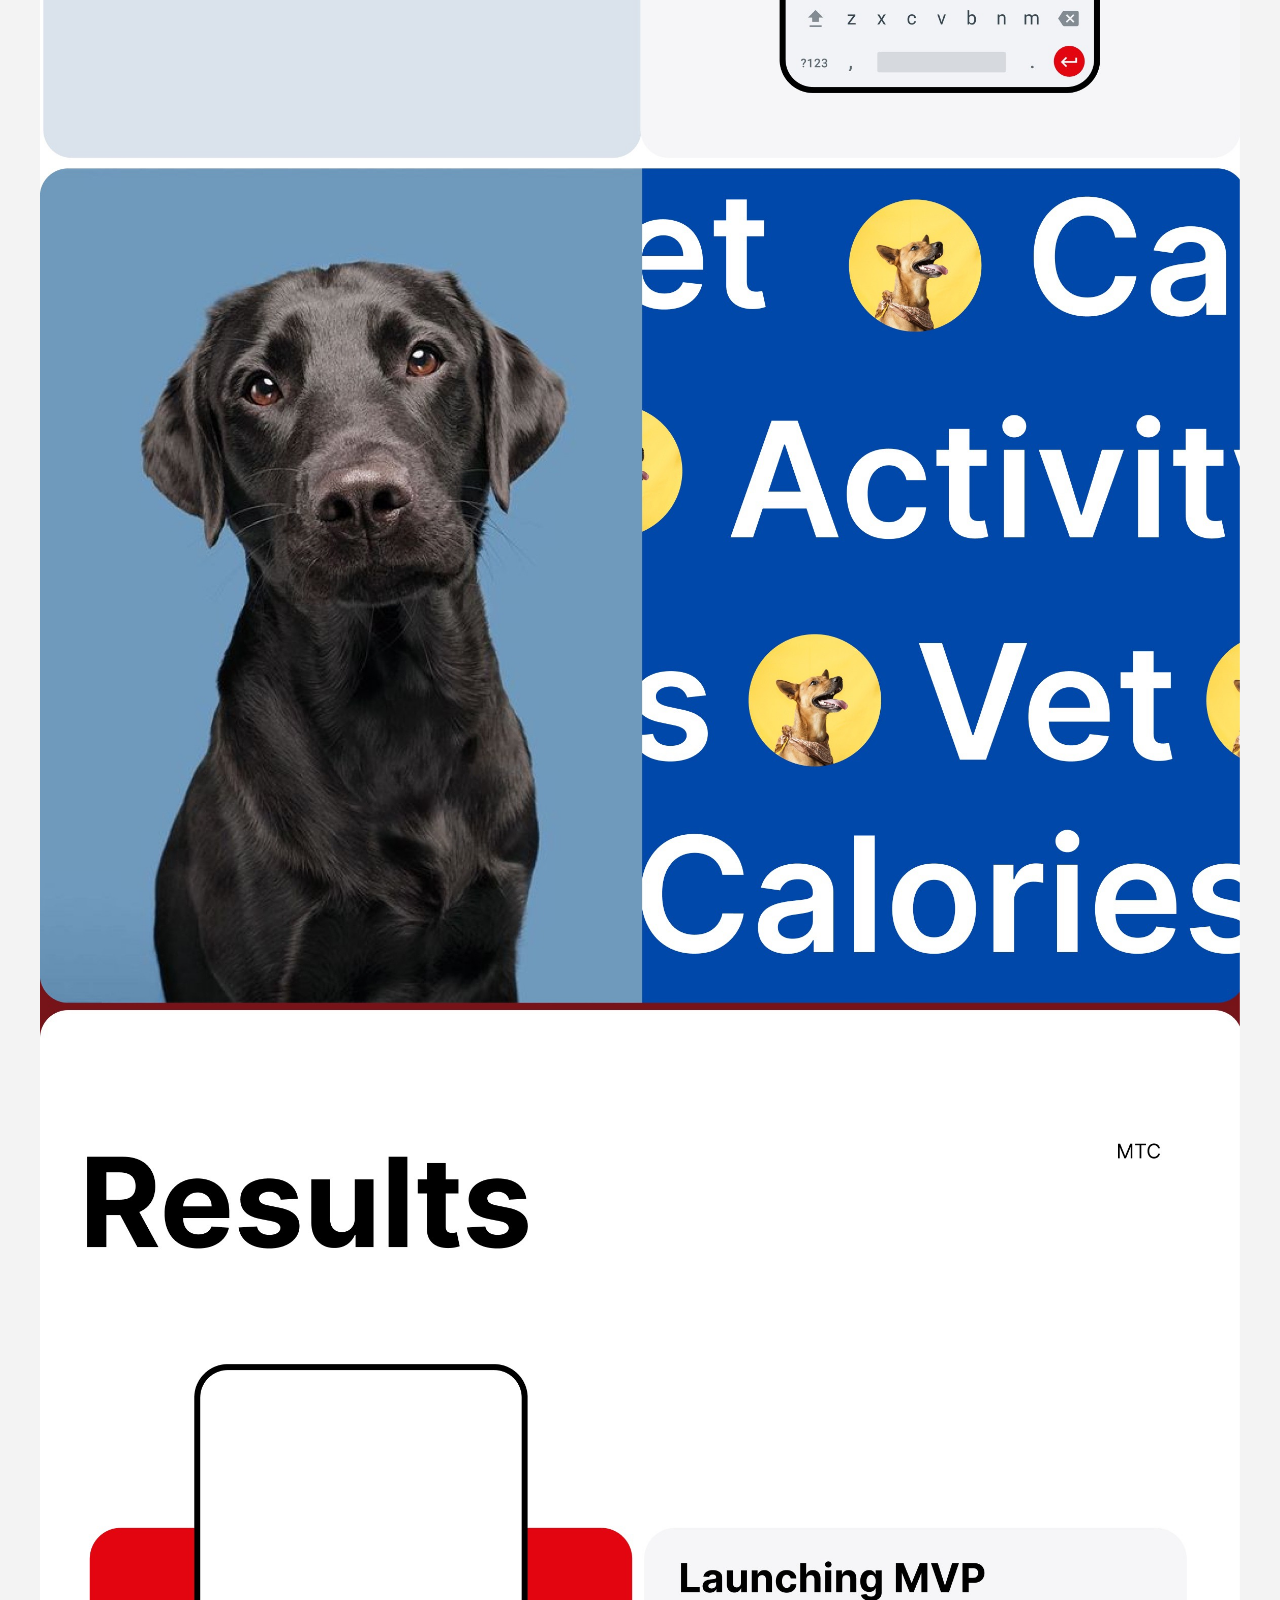
<file: case-smart-pet.html>
<!doctype html>
<html lang="en" class="case-html">
<head>
<meta charset="utf-8">
<meta name="viewport" content="width=device-width, initial-scale=1">
<title>Smart Pet — Irina Sidorova</title>
<meta name="description" content="Smart Pet — case study: MTS app for a smart pet collar with GPS and fitness tracker.">
<link rel="icon" href="favicon.svg" type="image/svg+xml">
<link rel="icon" href="favicon.png" type="image/png" sizes="64x64">
<link rel="apple-touch-icon" href="apple-touch-icon.png">
<link rel="preconnect" href="https://fonts.googleapis.com">
<link rel="preconnect" href="https://fonts.gstatic.com" crossorigin>
<link href="https://fonts.googleapis.com/css2?family=Inter:wght@400;700&display=swap" rel="stylesheet">
<link rel="stylesheet" href="styles.css?v=8">
</head>
<body class="case-body" style="background:#f3f3f3">
<!-- Figma frame 414:7982 "Smart Pet" (1400x19434), rendered from Figma at 1.686x and cut into strips. -->
<a class="case-back" href="index.html" aria-label="Back to portfolio"><span class="arrow">←</span><span class="label">Portfolio</span></a>
<div class="case-wrap" data-w="1400" data-max="1200" style="width:1400px;height:19434px">
      <main class="case-page" style="width:1400px;height:19434px">
    <h1 class="sr-only">Smart Pet — case study by Irina Sidorova</h1>
      <img class="strip" src="assets/cases/sp-01.jpg" alt="" fetchpriority="high" decoding="async" style="left:0px;top:0px;width:1400px;height:1424.389px">
      <img class="strip" src="assets/cases/sp-02.jpg" alt="" decoding="async" style="left:0px;top:1423.389px;width:1400px;height:1424.389px">
      <img class="strip" src="assets/cases/sp-03.jpg" alt="" loading="lazy" decoding="async" style="left:0px;top:2846.777px;width:1400px;height:1424.389px">
      <img class="strip" src="assets/cases/sp-04.jpg" alt="" loading="lazy" decoding="async" style="left:0px;top:4270.166px;width:1400px;height:1424.389px">
      <img class="strip" src="assets/cases/sp-05.jpg" alt="" loading="lazy" decoding="async" style="left:0px;top:5693.555px;width:1400px;height:1424.389px">
      <img class="strip" src="assets/cases/sp-06.jpg" alt="" loading="lazy" decoding="async" style="left:0px;top:7116.943px;width:1400px;height:1424.389px">
      <img class="strip" src="assets/cases/sp-07.jpg" alt="" loading="lazy" decoding="async" style="left:0px;top:8540.332px;width:1400px;height:1424.389px">
      <img class="strip" src="assets/cases/sp-08.jpg" alt="" loading="lazy" decoding="async" style="left:0px;top:9963.721px;width:1400px;height:1424.389px">
      <img class="strip" src="assets/cases/sp-09.jpg" alt="" loading="lazy" decoding="async" style="left:0px;top:11387.109px;width:1400px;height:1424.389px">
      <img class="strip" src="assets/cases/sp-10.jpg" alt="" loading="lazy" decoding="async" style="left:0px;top:12810.498px;width:1400px;height:1424.389px">
      <img class="strip" src="assets/cases/sp-11.jpg" alt="" loading="lazy" decoding="async" style="left:0px;top:14233.887px;width:1400px;height:1424.389px">
      <img class="strip" src="assets/cases/sp-12.jpg" alt="" loading="lazy" decoding="async" style="left:0px;top:15657.275px;width:1400px;height:1424.389px">
      <img class="strip" src="assets/cases/sp-13.jpg" alt="" loading="lazy" decoding="async" style="left:0px;top:17080.664px;width:1400px;height:1424.389px">
      <img class="strip" src="assets/cases/sp-14.jpg" alt="" loading="lazy" decoding="async" style="left:0px;top:18504.053px;width:1400px;height:930.947px">
      <video class="case-video" data-autoplay muted loop playsinline preload="none" poster="assets/showreel-poster.jpg" aria-label="Smart Pet showreel" style="left:-4px;top:3287px;width:1396px;height:749px;border-radius:36px">
        <source src="assets/showreel.mp4" type="video/mp4">
      </video>
  </main>
</div>
<script src="script.js?v=8"></script>
</body>
</html>
</file>
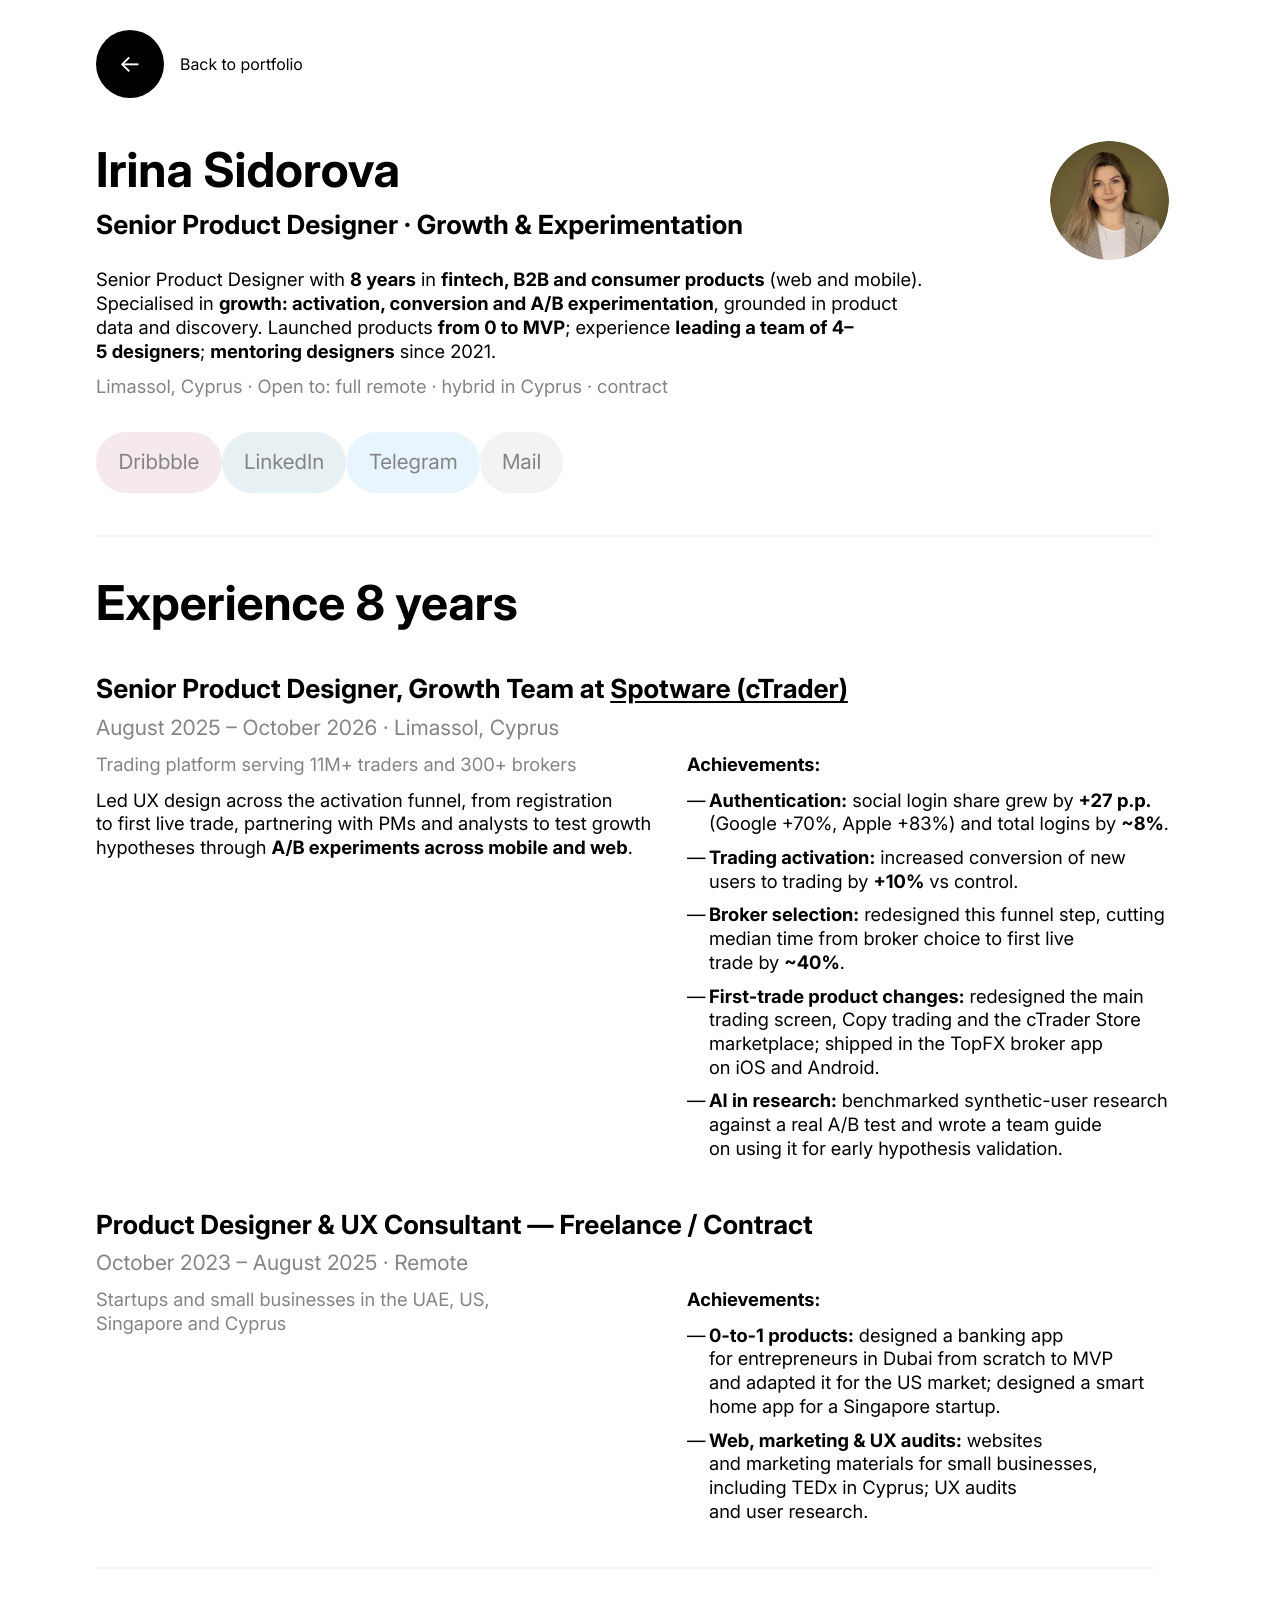
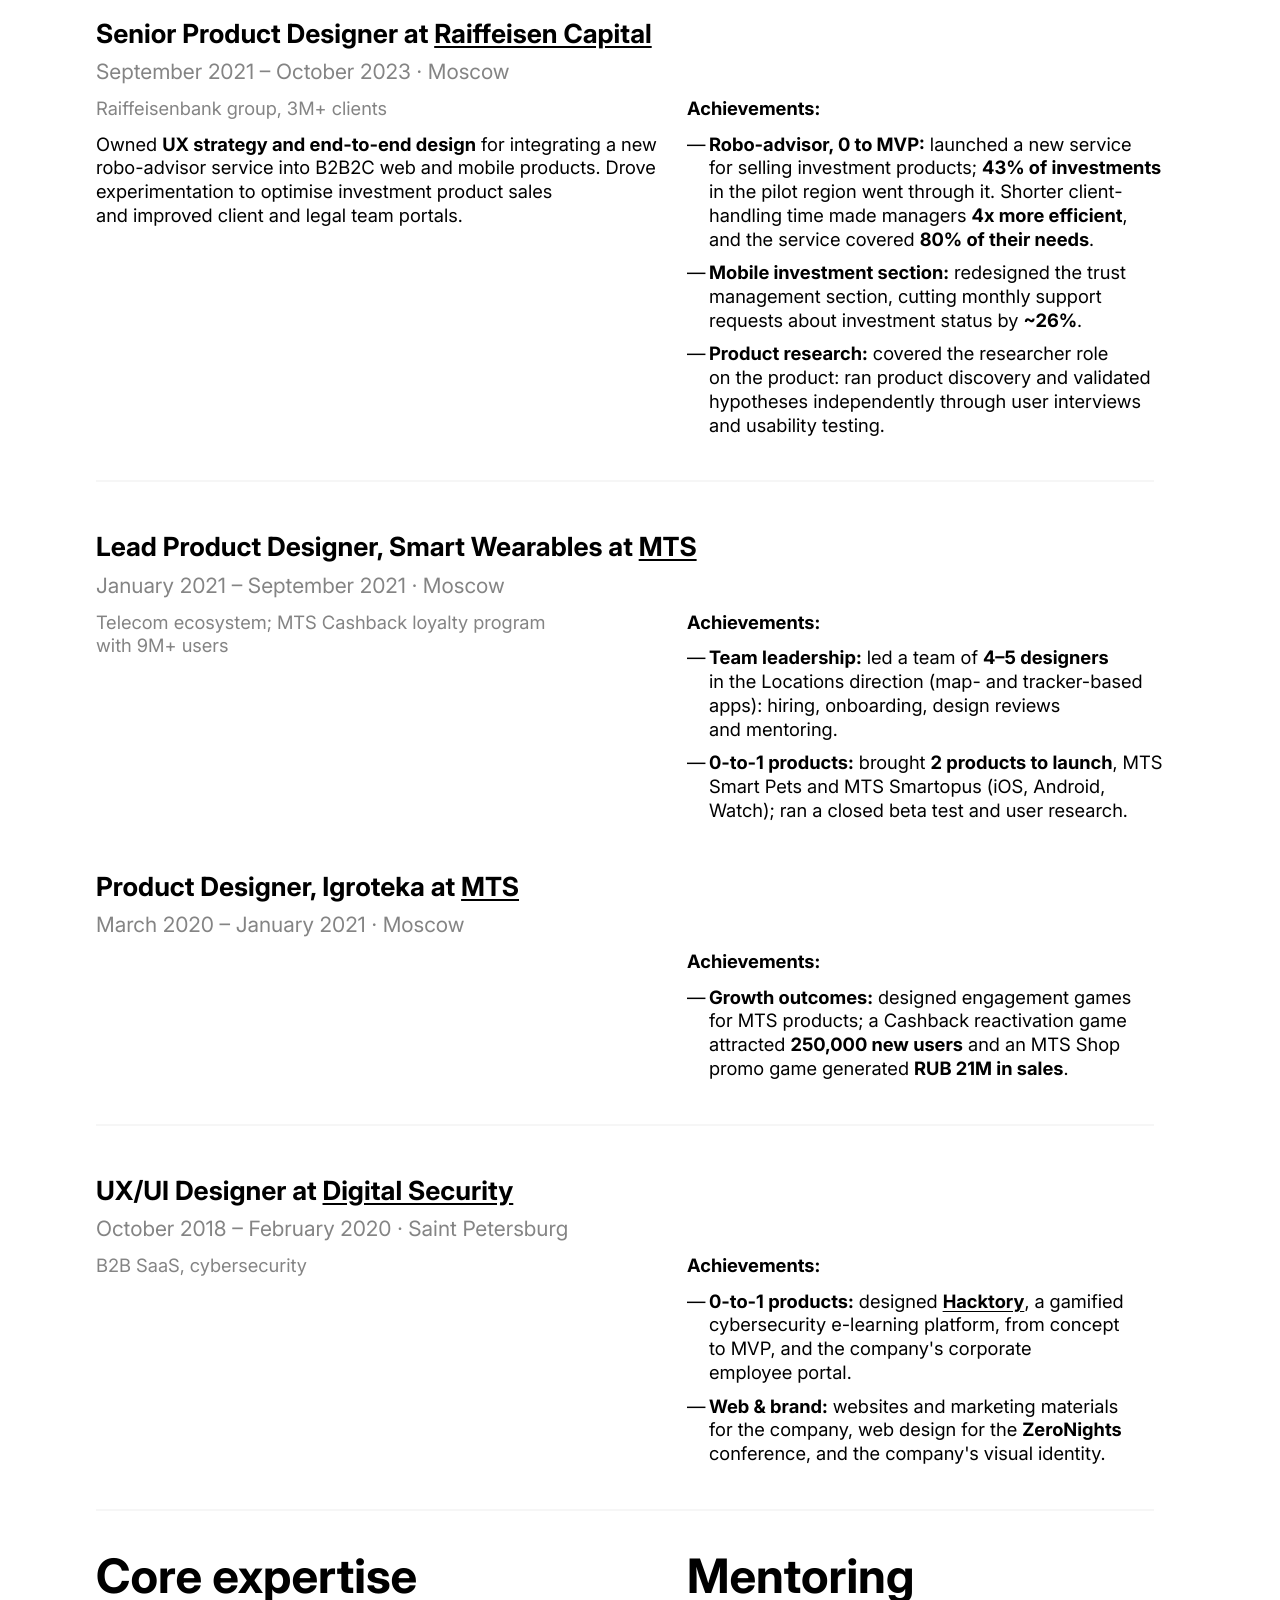
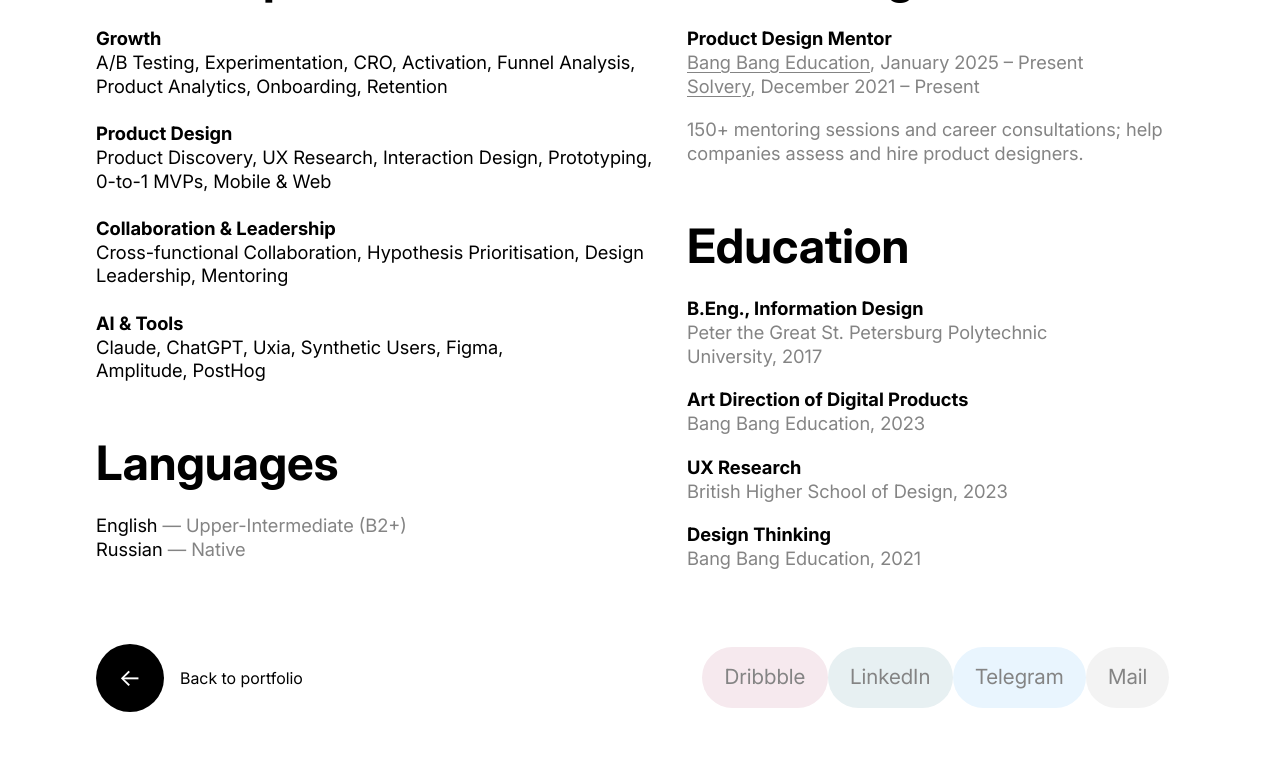
<file: cv.html>
<!doctype html>
<html lang="en">
<head>
<meta charset="utf-8">
<meta name="viewport" content="width=device-width, initial-scale=1">
<title>Irina Sidorova — CV</title>
<meta name="description" content="CV of Irina Sidorova, Senior Product Designer (Growth & Experimentation): experience, mentoring, expertise, education.">
<link rel="preconnect" href="https://fonts.googleapis.com">
<link rel="preconnect" href="https://fonts.gstatic.com" crossorigin>
<link href="https://fonts.googleapis.com/css2?family=Inter:wght@400;700&display=swap" rel="stylesheet">
<link rel="icon" href="favicon.svg" type="image/svg+xml">
<link rel="icon" href="favicon.png" type="image/png" sizes="64x64">
<link rel="apple-touch-icon" href="apple-touch-icon.png">
<link rel="stylesheet" href="styles.css?v=8">
</head>
<body>
<!-- Styled after Figma frame 155:6601; texts follow CV_Irina_Sidorova_Senior_Growth_Product_Designer.pdf.
     The page uses normal document flow (not the absolute Figma canvas) so text of any length never overlaps. -->
<main class="page cv-flow">

  <a class="more back cv-top" href="index.html"><span class="arrow">←</span><span class="label">Back to portfolio</span></a>

  <img class="img round" src="assets/avatar.jpg" alt="Irina Sidorova" style="left:1010px;top:141px;width:119px;height:119px">
  <h1 class="cv-name">Irina Sidorova</h1>
  <p class="cv-job cv-sub">Senior Product Designer · Growth &amp; Experimentation</p>
  <p class="cv-p cv-lead">Senior Product Designer with <b>8 years</b> in <b>fintech, B2B and consumer products</b> (web and mobile). Specialised in <b>growth: activation, conversion and A/B experimentation</b>, grounded in product data and discovery. Launched products <b>from 0 to MVP</b>; experience <b>leading a team of 4–5 designers</b>; <b>mentoring designers</b> since 2021.</p>
  <p class="cv-p grey cv-open">Limassol, Cyprus · Open to: full remote · hybrid in Cyprus · contract</p>
  <nav class="contacts" aria-label="Contacts">
    <a class="cbtn dr" href="https://dribbble.com/IR_SID" target="_blank" rel="noopener">Dribbble</a>
    <a class="cbtn li" href="https://www.linkedin.com/in/irina-sidorova-55ba57239/" target="_blank" rel="noopener">LinkedIn</a>
    <a class="cbtn tg" href="https://t.me/ir_sid" target="_blank" rel="noopener">Telegram</a>
    <a class="cbtn ml" href="mailto:salex.iri@gmail.com">Mail</a>
  </nav>
  <div class="cv-line"></div>

  <h2 class="cv-h2">Experience 8 years</h2>

  <!-- Spotware -->
  <article class="cv-job-block">
    <h3 class="cv-job">Senior Product Designer, Growth Team at <a href="https://www.spotware.com/" target="_blank" rel="noopener">Spotware (cTrader)</a></h3>
    <p class="cv-date">August 2025 – October 2026 · Limassol, Cyprus</p>
    <div class="cv-row">
      <div>
        <p class="cv-p grey">Trading platform serving 11M+ traders and 300+ brokers</p>
        <p class="cv-p">Led UX design across the activation funnel, from registration to first live trade, partnering with PMs and analysts to test growth hypotheses through <b>A/B experiments across mobile and web</b>.</p>
      </div>
      <div>
        <p class="cv-p"><b>Achievements:</b></p>
        <ul class="cv-p cv-list">
          <li><b>Authentication:</b> social login share grew by <b>+27 p.p.</b> (Google +70%, Apple +83%) and total logins by <b>~8%</b>.</li>
          <li><b>Trading activation:</b> increased conversion of new users to trading by <b>+10%</b> vs control.</li>
          <li><b>Broker selection:</b> redesigned this funnel step, cutting median time from broker choice to first live trade by <b>~40%</b>.</li>
          <li><b>First-trade product changes:</b> redesigned the main trading screen, Copy trading and the cTrader Store marketplace; shipped in the TopFX broker app on iOS and Android.</li>
          <li><b>AI in research:</b> benchmarked synthetic-user research against a real A/B test and wrote a team guide on using it for early hypothesis validation.</li>
        </ul>
      </div>
    </div>
  </article>

  <!-- Freelance -->
  <article class="cv-job-block">
    <h3 class="cv-job">Product Designer &amp; UX Consultant — Freelance / Contract</h3>
    <p class="cv-date">October 2023 – August 2025 · Remote</p>
    <div class="cv-row">
      <div>
        <p class="cv-p grey">Startups and small businesses in the UAE, US, Singapore and Cyprus</p>
      </div>
      <div>
        <p class="cv-p"><b>Achievements:</b></p>
        <ul class="cv-p cv-list">
          <li><b>0-to-1 products:</b> designed a banking app for entrepreneurs in Dubai from scratch to MVP and adapted it for the US market; designed a smart home app for a Singapore startup.</li>
          <li><b>Web, marketing &amp; UX audits:</b> websites and marketing materials for small businesses, including TEDx in Cyprus; UX audits and user research.</li>
        </ul>
      </div>
    </div>
  </article>

  <div class="cv-line"></div>

  <!-- Raiffeisen Capital -->
  <article class="cv-job-block">
    <h3 class="cv-job">Senior Product Designer at <a href="https://www.raiffeisen-capital.ru/" target="_blank" rel="noopener">Raiffeisen Capital</a></h3>
    <p class="cv-date">September 2021 – October 2023 · Moscow</p>
    <div class="cv-row">
      <div>
        <p class="cv-p grey">Raiffeisenbank group, 3M+ clients</p>
        <p class="cv-p">Owned <b>UX strategy and end-to-end design</b> for integrating a new robo-advisor service into B2B2C web and mobile products. Drove experimentation to optimise investment product sales and improved client and legal team portals.</p>
      </div>
      <div>
        <p class="cv-p"><b>Achievements:</b></p>
        <ul class="cv-p cv-list">
          <li><b>Robo-advisor, 0 to MVP:</b> launched a new service for selling investment products; <b>43% of investments</b> in the pilot region went through it. Shorter client-handling time made managers <b>4x more efficient</b>, and the service covered <b>80% of their needs</b>.</li>
          <li><b>Mobile investment section:</b> redesigned the trust management section, cutting monthly support requests about investment status by <b>~26%</b>.</li>
          <li><b>Product research:</b> covered the researcher role on the product: ran product discovery and validated hypotheses independently through user interviews and usability testing.</li>
        </ul>
      </div>
    </div>
  </article>

  <div class="cv-line"></div>

  <!-- MTS -->
  <article class="cv-job-block">
    <h3 class="cv-job">Lead Product Designer, Smart Wearables at <a href="https://www.mts.ru" target="_blank" rel="noopener">MTS</a></h3>
    <p class="cv-date">January 2021 – September 2021 · Moscow</p>
    <div class="cv-row">
      <div>
        <p class="cv-p grey">Telecom ecosystem; MTS Cashback loyalty program with 9M+ users</p>
      </div>
      <div>
        <p class="cv-p"><b>Achievements:</b></p>
        <ul class="cv-p cv-list">
          <li><b>Team leadership:</b> led a team of <b>4–5 designers</b> in the Locations direction (map- and tracker-based apps): hiring, onboarding, design reviews and mentoring.</li>
          <li><b>0-to-1 products:</b> brought <b>2 products to launch</b>, MTS Smart Pets and MTS Smartopus (iOS, Android, Watch); ran a closed beta test and user research.</li>
        </ul>
      </div>
    </div>
  </article>

  <article class="cv-job-block">
    <h3 class="cv-job">Product Designer, Igroteka at <a href="https://www.mts.ru" target="_blank" rel="noopener">MTS</a></h3>
    <p class="cv-date">March 2020 – January 2021 · Moscow</p>
    <div class="cv-row">
      <div></div>
      <div>
        <p class="cv-p"><b>Achievements:</b></p>
        <ul class="cv-p cv-list">
          <li><b>Growth outcomes:</b> designed engagement games for MTS products; a Cashback reactivation game attracted <b>250,000 new users</b> and an MTS Shop promo game generated <b>RUB 21M in sales</b>.</li>
        </ul>
      </div>
    </div>
  </article>

  <div class="cv-line"></div>

  <!-- Digital Security -->
  <article class="cv-job-block">
    <h3 class="cv-job">UX/UI Designer at <a href="https://dsec.ru/" target="_blank" rel="noopener">Digital Security</a></h3>
    <p class="cv-date">October 2018 – February 2020 · Saint Petersburg</p>
    <div class="cv-row">
      <div>
        <p class="cv-p grey">B2B SaaS, cybersecurity</p>
      </div>
      <div>
        <p class="cv-p"><b>Achievements:</b></p>
        <ul class="cv-p cv-list">
          <li><b>0-to-1 products:</b> designed <b><a href="https://hacktory.ai/" target="_blank" rel="noopener">Hacktory</a></b>, a gamified cybersecurity e-learning platform, from concept to MVP, and the company's corporate employee portal.</li>
          <li><b>Web &amp; brand:</b> websites and marketing materials for the company, web design for the <b>ZeroNights</b> conference, and the company's visual identity.</li>
        </ul>
      </div>
    </div>
  </article>

  <div class="cv-line"></div>

  <!-- Mentoring / Expertise / Education / Languages -->
  <div class="cv-row cv-bottom">
    <div>
      <h2 class="cv-h2s">Core expertise</h2>
      <p class="cv-p cv-skills"><b>Growth</b>
A/B Testing, Experimentation, CRO, Activation, Funnel Analysis, Product Analytics, Onboarding, Retention

<b>Product Design</b>
Product Discovery, UX Research, Interaction Design, Prototyping, 0-to-1 MVPs, Mobile &amp; Web

<b>Collaboration &amp; Leadership</b>
Cross-functional Collaboration, Hypothesis Prioritisation, Design Leadership, Mentoring

<b>AI &amp; Tools</b>
Claude, ChatGPT, Uxia, Synthetic Users, Figma, Amplitude, PostHog</p>

      <h2 class="cv-h2s">Languages</h2>
      <p class="cv-p grey"><span class="c1">English</span> — Upper-Intermediate (B2+)
<span class="c1">Russian</span> — Native</p>
    </div>
    <div>
      <h2 class="cv-h2s">Mentoring</h2>
      <p class="cv-p grey"><b class="c1">Product Design Mentor</b>
<a href="https://bangbangeducation.ru/" target="_blank" rel="noopener">Bang Bang Education</a>, January 2025 – Present
<a href="https://solvery.io/" target="_blank" rel="noopener">Solvery</a>, December 2021 – Present</p>
      <p class="cv-p grey">150+ mentoring sessions and career consultations; help companies assess and hire product designers.</p>

      <h2 class="cv-h2s">Education</h2>
      <p class="cv-p grey"><b class="c1">B.Eng., Information Design</b>
Peter the Great St. Petersburg Polytechnic University, 2017</p>
      <p class="cv-p grey"><b class="c2">Art Direction of Digital Products</b>
Bang Bang Education, 2023</p>
      <p class="cv-p grey"><b class="c1">UX Research</b>
British Higher School of Design, 2023</p>
      <p class="cv-p grey"><b class="c1">Design Thinking</b>
Bang Bang Education, 2021</p>
    </div>
  </div>

  <div class="cv-foot">
    <a class="more back" href="index.html"><span class="arrow">←</span><span class="label">Back to portfolio</span></a>
    <nav class="contacts" aria-label="Contacts">
      <a class="cbtn dr" href="https://dribbble.com/IR_SID" target="_blank" rel="noopener">Dribbble</a>
      <a class="cbtn li" href="https://www.linkedin.com/in/irina-sidorova-55ba57239/" target="_blank" rel="noopener">LinkedIn</a>
      <a class="cbtn tg" href="https://t.me/ir_sid" target="_blank" rel="noopener">Telegram</a>
      <a class="cbtn ml" href="mailto:salex.iri@gmail.com">Mail</a>
    </nav>
  </div>
</main>
<script src="script.js?v=8"></script>
</body>
</html>
</file>
<file: styles.css>
/* CVfolio — Irina Sidorova. Built 1:1 from Figma file CVfolio_Ir_Sid
   (frames "Work" 155:6259 and 155:6601). Layout is a fixed 1200px canvas,
   scaled down to fit narrower screens like the Figma prototype ("min-zoom"). */

:root {
  --black: #000000;
  --grey: #848484;
  --sand: #f8f3ec;
  --mint: #d6e8e9;
  --light: #f3f3f3;
  --lilac: #d4d8f3;
  --sky: #d7e6f1;
  --aqua: #e0fdfd;
  --divider-cv: #f6f6f6;
  --z: 1;
}

* { box-sizing: border-box; margin: 0; padding: 0; }

html, body { background: #ffffff; }

body {
  font-family: "Inter", system-ui, sans-serif;
  font-weight: 400;
  color: var(--black);
  -webkit-font-smoothing: antialiased;
  -moz-osx-font-smoothing: grayscale;
  text-rendering: geometricPrecision;
  overflow-x: hidden;
}

a { color: inherit; }

.page {
  position: relative;
  width: 1200px;
  margin: 0 auto;
  zoom: var(--z);
  overflow: hidden; /* some Figma text boxes are wider than the 1200px frame */
}

.a { position: absolute; }

/* ---------- Text ---------- */
.t { position: absolute; white-space: pre-wrap; overflow-wrap: break-word; }
.t16 { font-size: 16px; line-height: 24px; }
.t16-26 { font-size: 16px; line-height: 26px; }
.t16-30 { font-size: 16px; line-height: 30px; }
.t16-42 { font-size: 16px; line-height: 42px; }
.t32 { font-size: 32px; line-height: 42px; }
.t48 { font-size: 48px; line-height: 42px; }
.grey { color: var(--grey); }
.right { text-align: right; }
b, .b { font-weight: 700; }

/* ---------- Section cards ---------- */
.card { position: absolute; width: 1160px; border-radius: 32px; }

/* ---------- Divider ---------- */
.line { position: absolute; height: 0; border-top: 1px solid var(--grey); }

/* ---------- Pills "(Areas of work)" ---------- */
.pill {
  position: absolute;
  display: flex;
  align-items: center;
  height: 46px;
  padding: 0 16px;
  border: 1px solid var(--grey);
  border-radius: 32px;
  font-size: 16px;
  line-height: 30px;
  color: var(--grey);
  white-space: nowrap;
}
.pill.s { height: 36px; }

/* ---------- Contact buttons (CV / Dribbble / LinkedIn / Telegram / Mail / Site) ---------- */
.contacts { position: absolute; display: flex; align-items: center; height: 60.87px; }
.cbtn {
  display: flex;
  align-items: center;
  justify-content: center;
  height: 60.87px;
  padding: 10.435px 20.87px;
  border-radius: 41.739px;
  font-size: 20.87px;
  line-height: 39.13px;
  color: var(--grey);
  text-decoration: none;
  white-space: nowrap;
  flex-shrink: 0;
}
.cbtn:hover, .cbtn:focus-visible { color: #ffffff; outline: none; }
.cbtn.cv { width: 71.74px; background: #f3f3f3; }
.cbtn.cv:hover, .cbtn.cv:focus-visible { background: #000000; }
.cbtn.dr { width: 125.74px; background: #f6e9ee; }
.cbtn.dr:hover, .cbtn.dr:focus-visible { background: #e94c89; }
.cbtn.li { width: 124.74px; background: #e7f0f2; }
.cbtn.li:hover, .cbtn.li:focus-visible { background: #0365c7; }
.cbtn.tg { width: 133.74px; background: #e9f5fe; }
.cbtn.tg:hover, .cbtn.tg:focus-visible { background: #2db9ff; }
.cbtn.ml { width: 82.74px; background: #f3f3f3; }
.cbtn.ml:hover, .cbtn.ml:focus-visible { background: #000000; }
.cbtn.st { width: 79.74px; background: #f8f3ec; }
.cbtn.st:hover, .cbtn.st:focus-visible { background: #ffc26e; }

/* ---------- Round arrow link ("See more", "Visit site", "Back to portfolio") ---------- */
.more {
  position: absolute;
  display: flex;
  align-items: center;
  gap: 16px;
  height: 68px;
  text-decoration: none;
  color: var(--black);
}
.more .arrow {
  display: flex;
  align-items: center;
  justify-content: center;
  width: 68px;
  height: 68px;
  border-radius: 47px;
  background: #000000;
  color: #ffffff;
  font-size: 24px;
  line-height: 30px;
  flex-shrink: 0;
}
.more:hover .arrow, .more:focus-visible .arrow { background: #ffffff; color: #000000; }
.more:focus-visible { outline: none; }
.more .label { font-size: 16px; line-height: 24px; white-space: nowrap; }
.more.back .label { line-height: 42px; }

/* ---------- Images ---------- */
.img { position: absolute; display: block; }
.r32 { border-radius: 32px; }
.round { border-radius: 50%; object-fit: cover; }

/* ---------- Carousels (prototype "change to" variants) ---------- */
.car { position: absolute; cursor: pointer; user-select: none; -webkit-user-select: none; }
.car img { position: absolute; left: 0; top: 0; display: none; }
.car img.on { display: block; }
.car.clip { overflow: hidden; }
.car.fill img { width: 100%; height: 100%; object-fit: cover; }

/* ---------- Dots under carousels ---------- */
.dots { position: absolute; display: flex; gap: 7px; height: 8px; }
.dots button {
  position: relative; display: block; width: 8px; height: 8px; padding: 0; border: 0;
  border-radius: 50%; background: rgba(0, 0, 0, 0.15); cursor: pointer;
  transition: background-color .2s, transform .2s;
}
.dots button::after { content: ""; position: absolute; inset: -8px -4px; } /* bigger tap area */
.dots button:hover { background: rgba(0, 0, 0, 0.35); }
.dots button.on { background: rgba(0, 0, 0, 0.7); }
.dots button:focus-visible { outline: 2px solid #000; outline-offset: 2px; }

/* ---------- CV page ---------- */
.cv-line { position: absolute; width: 1058px; height: 0; border-top: 2.6365px solid var(--divider-cv); }
.cv-h2 { font-size: 48px; line-height: 47.457px; font-weight: 700; }
.cv-h2s { font-size: 47.457px; line-height: 47.457px; font-weight: 700; }
.cv-job { font-size: 26.365px; line-height: 47.457px; font-weight: 700; }
.cv-date { font-size: 21.092px; line-height: 29.002px; color: var(--grey); white-space: nowrap; }
.cv-p { font-size: 18.456px; line-height: 23.729px; }
.cv-p a, .cv-job a { text-decoration: underline; text-underline-offset: 3px; }
.cv-p a:hover, .cv-job a:hover { color: var(--grey); }
.c1 { color: #010101; }
.c2 { color: #020202; }

/* ---------- CV page in document flow (texts follow the PDF CV) ---------- */
.cv-flow { padding: 0 71px 64px 56px; }
.cv-flow > .more, .cv-flow > .contacts, .cv-flow .cv-foot .more, .cv-flow .cv-foot .contacts { position: relative; }
.cv-flow .cv-line { position: relative; margin: 42px 0; }
.cv-top { margin-top: 30px; }
.cv-name { width: 844px; margin-top: 46px; font-size: 48px; line-height: 52px; font-weight: 700; }
.cv-sub { margin-top: 6px; }
.cv-lead { width: 844px; margin-top: 20px; }
.cv-open { margin-top: 12px; }
.cv-flow > .contacts { margin-top: 32px; }
.cv-flow .cv-h2 { margin-bottom: 8px; }
.cv-job-block { margin-top: 40px; }
.cv-flow .cv-line + .cv-job-block { margin-top: 0; }
.cv-row { display: grid; grid-template-columns: 567px 482px; column-gap: 24px; margin-top: 11px; }
.cv-row .cv-p + .cv-p { margin-top: 12px; }
.cv-list { list-style: none; margin-top: 12px; }
.cv-list li { position: relative; padding-left: 22px; }
.cv-list li + li { margin-top: 10px; }
.cv-list li::before { content: "—"; position: absolute; left: 0; }
.cv-bottom { margin-top: 0; }
.cv-bottom .cv-h2s { margin: 0 0 28px; }
.cv-bottom .cv-p { white-space: pre-wrap; }
.cv-bottom .cv-p + .cv-h2s { margin-top: 56px; }
.cv-bottom .cv-p + .cv-p { margin-top: 20px; }
.cv-foot { display: flex; justify-content: space-between; align-items: center; margin-top: 72px; }

/* ---------- Smartopus video block (index.html) ---------- */
.vidbox { overflow: hidden; border-radius: 32px; background: #67b8d3; isolation: isolate; }
.vidbox > * { position: absolute; left: 0; top: 0; display: block; }
/* stretched copy: video x 292–308 (always plain background) fills the whole 488px block */
.vidbox .vid-bg { width: 960px; height: 523px; object-fit: fill; transform-origin: 0 0; transform: scaleX(30.5) translateX(-292px); }
/* main video, 464px wide like in Figma, only the phone column (140px panels on each side hidden) */
.vidbox .vid-main { left: 12px; width: 464px; height: 523px; object-fit: cover; clip-path: inset(0 128px 0 128px); }

/* ---------- Unified rounded corners ----------
   Figma exports have ~32px rounded corners baked in on a white/#f5f5f5 background.
   Clipping 1px inside with a concentric 31px radius gives a clean 32px corner with no white tips. */
.rc { clip-path: inset(1px round 31px); border-radius: 32px; }

/* ---------- Case study pages (case-*.html) ---------- */
.case-page .strip { position: absolute; display: block; user-select: none; -webkit-user-drag: none; }
.case-page .case-video { position: absolute; display: block; object-fit: cover; }
.sr-only { position: absolute; width: 1px; height: 1px; overflow: hidden; clip: rect(0 0 0 0); white-space: nowrap; }
.case-back {
  position: fixed; z-index: 10; left: 16px; bottom: 16px;
  display: flex; align-items: center; gap: 10px; height: 48px; padding: 0 18px 0 0;
  border-radius: 48px; background: #ffffff; color: #000000; text-decoration: none;
  font: 16px/24px "Inter", system-ui, sans-serif; box-shadow: 0 4px 20px rgba(0, 0, 0, 0.12);
}
.case-back .arrow {
  display: flex; align-items: center; justify-content: center; width: 48px; height: 48px;
  border-radius: 48px; background: #000000; color: #ffffff; font-size: 20px;
}
.case-back:hover .arrow, .case-back:focus-visible .arrow { background: #ffffff; color: #000000; box-shadow: inset 0 0 0 1px #000; }
.case-back:focus-visible { outline: none; }
.case-back { padding: 0; gap: 0; background: transparent; box-shadow: 0 4px 20px rgba(0, 0, 0, 0.18); }
.case-back .label { position: absolute; width: 1px; height: 1px; overflow: hidden; clip: rect(0 0 0 0); white-space: nowrap; }
.case-page .case-patch { position: absolute; z-index: 2; }

/* ---------- Case pages: home-page scale on a #f3f3f3 background ---------- */
.case-html, .case-body { overflow-x: hidden; }
.case-wrap { position: relative; margin: 0 auto; zoom: var(--z); }
.case-page { position: relative; overflow: hidden; }
</file>
